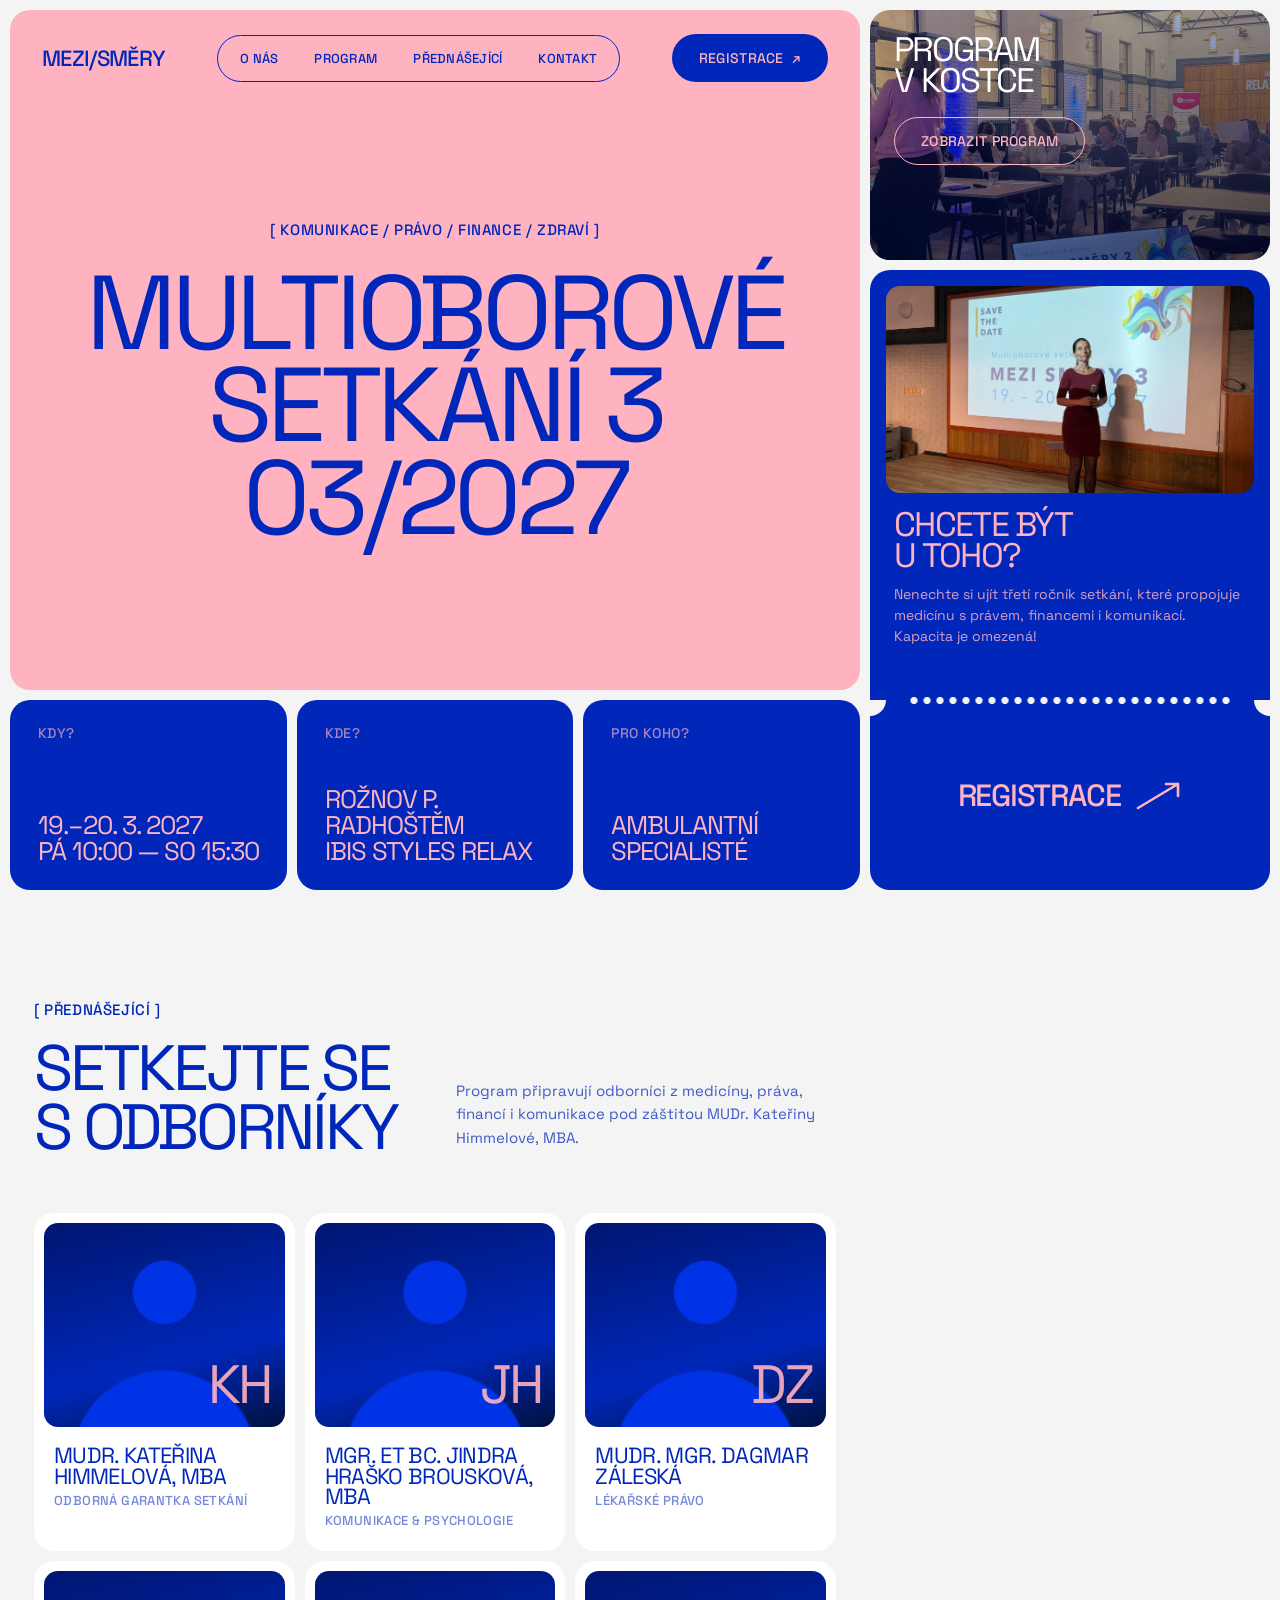
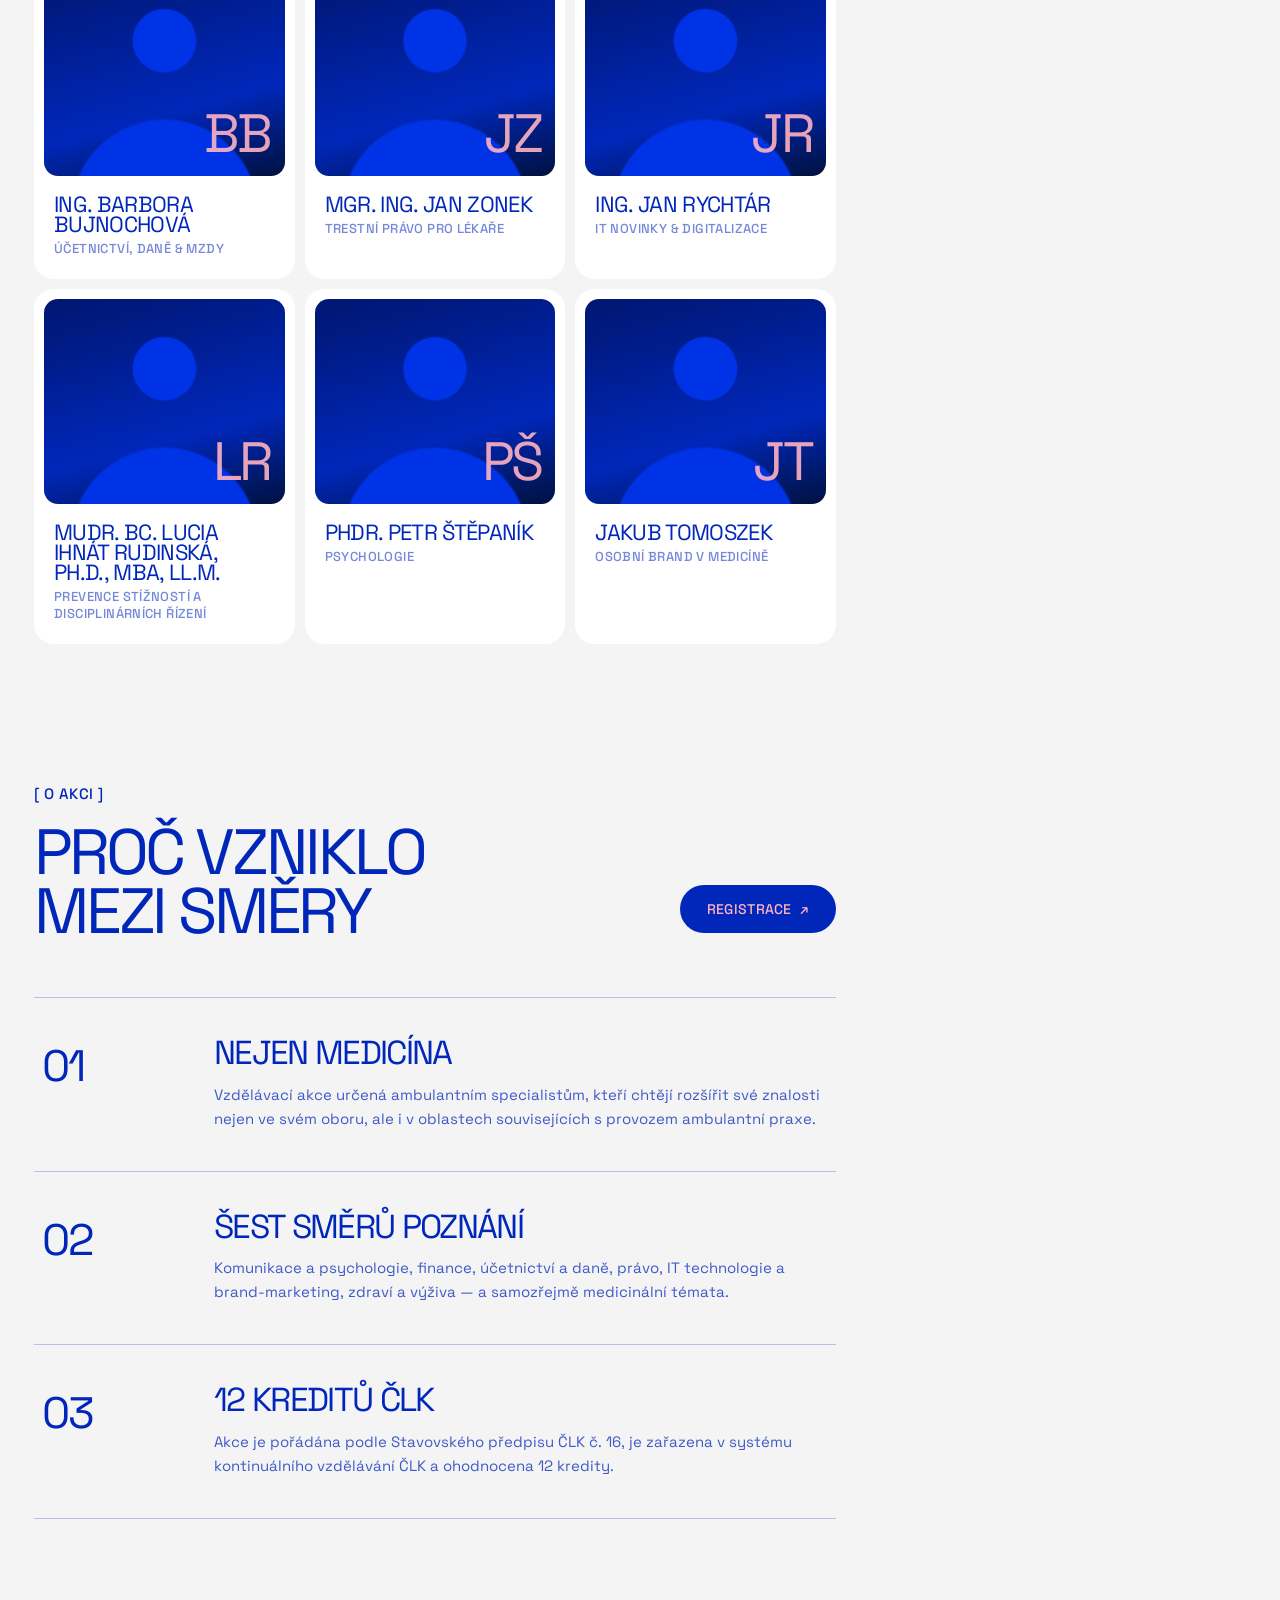
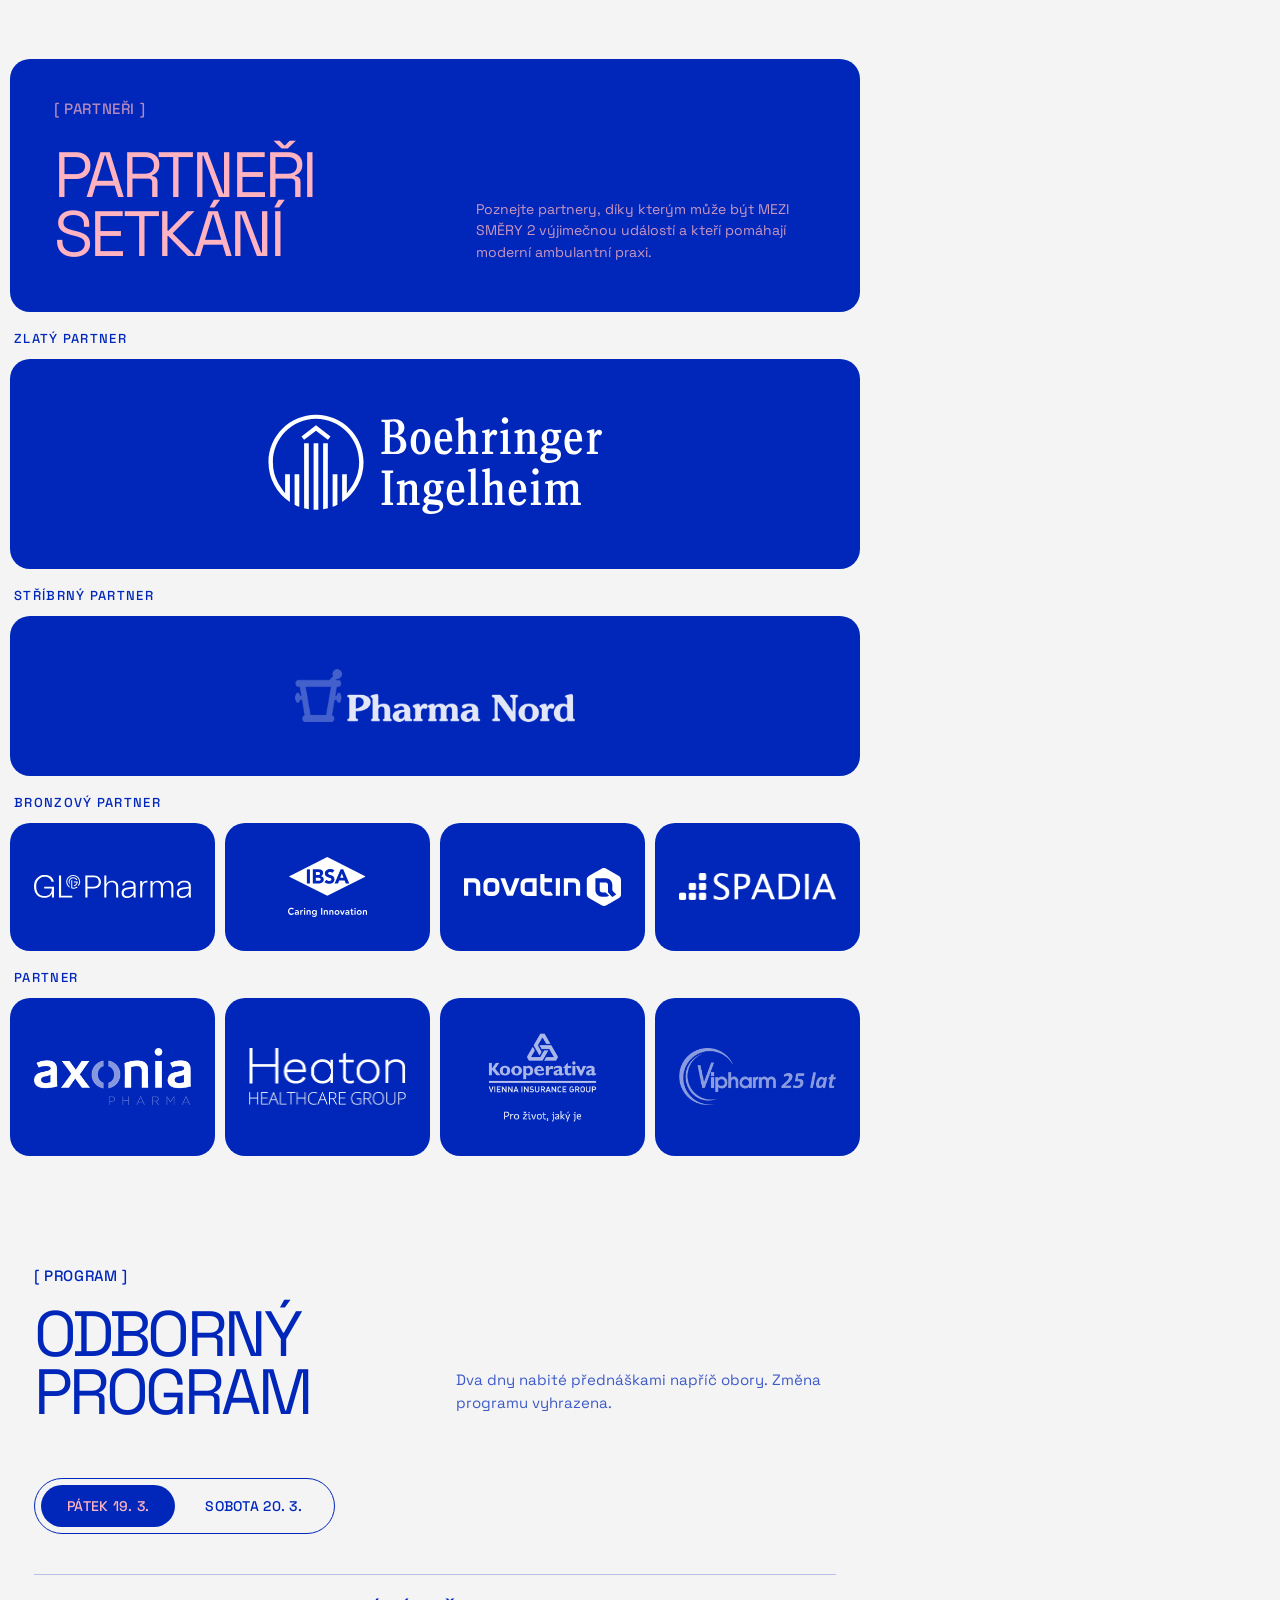
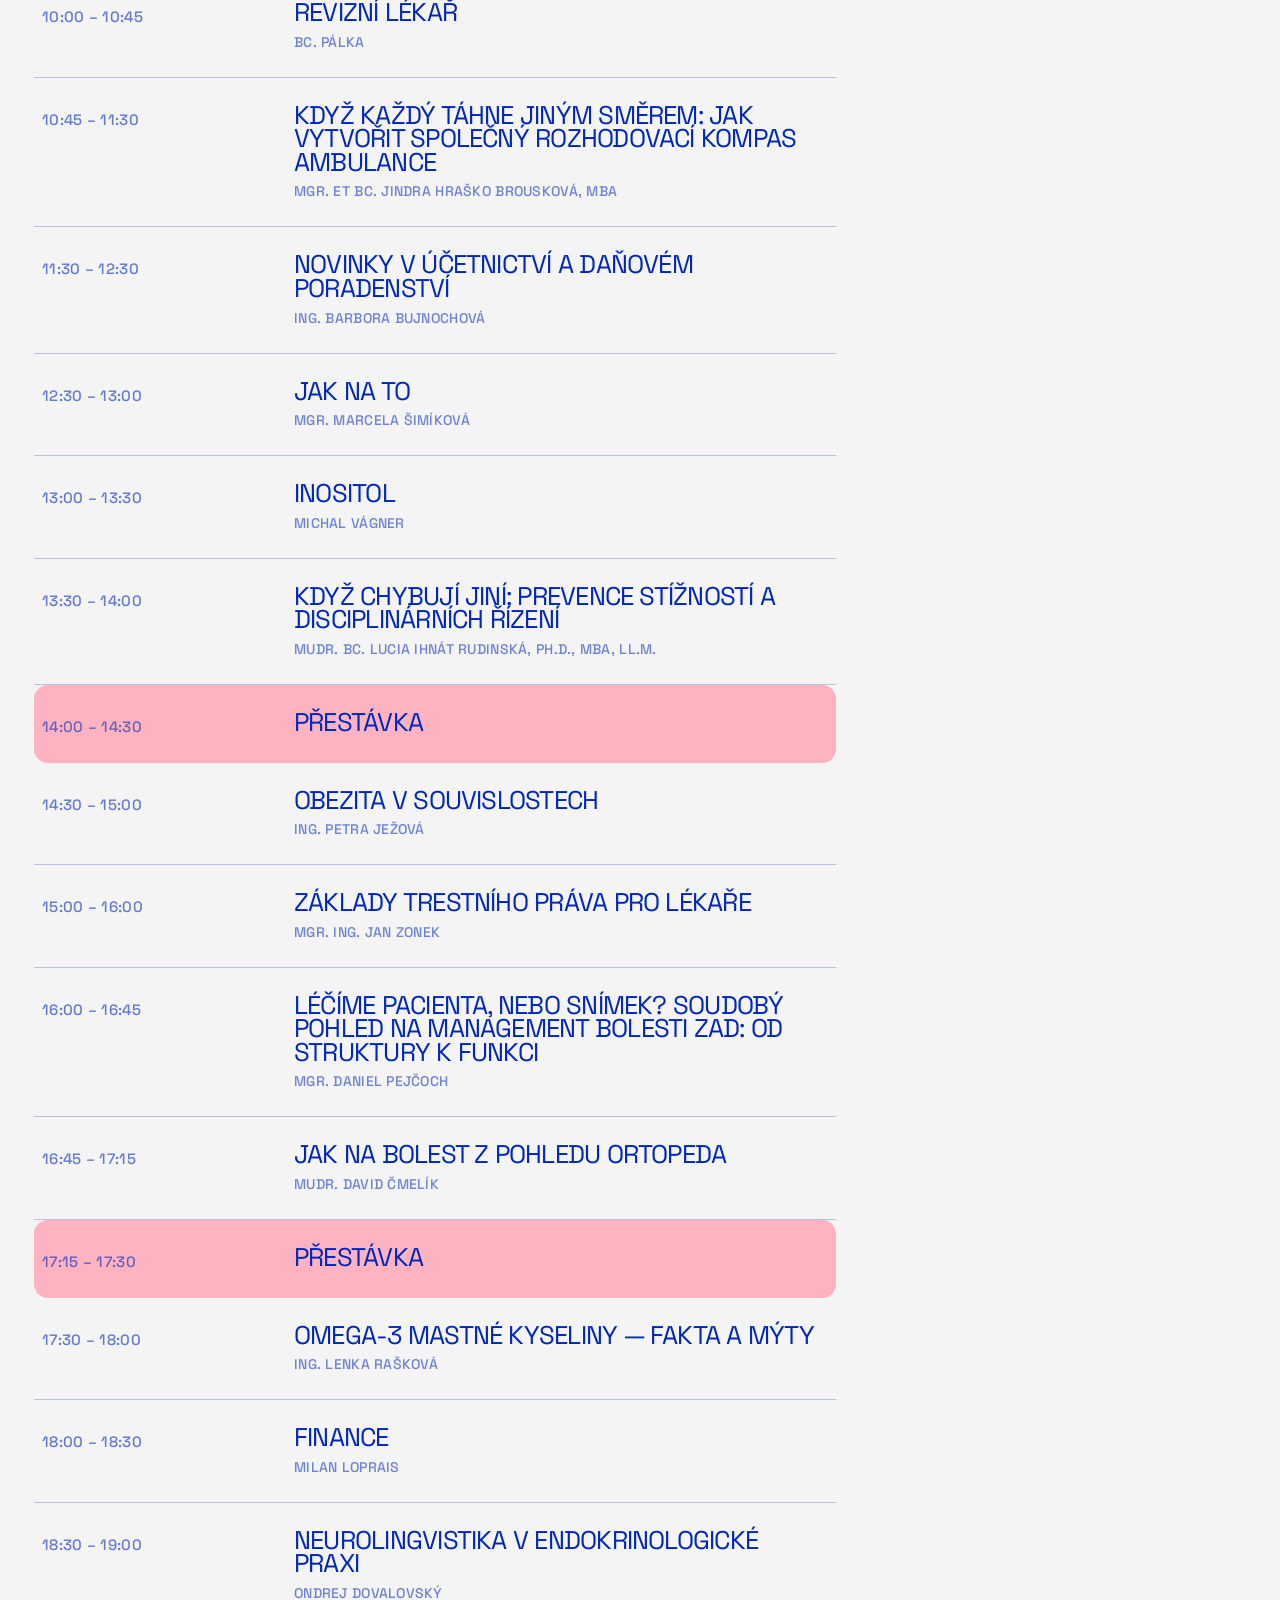
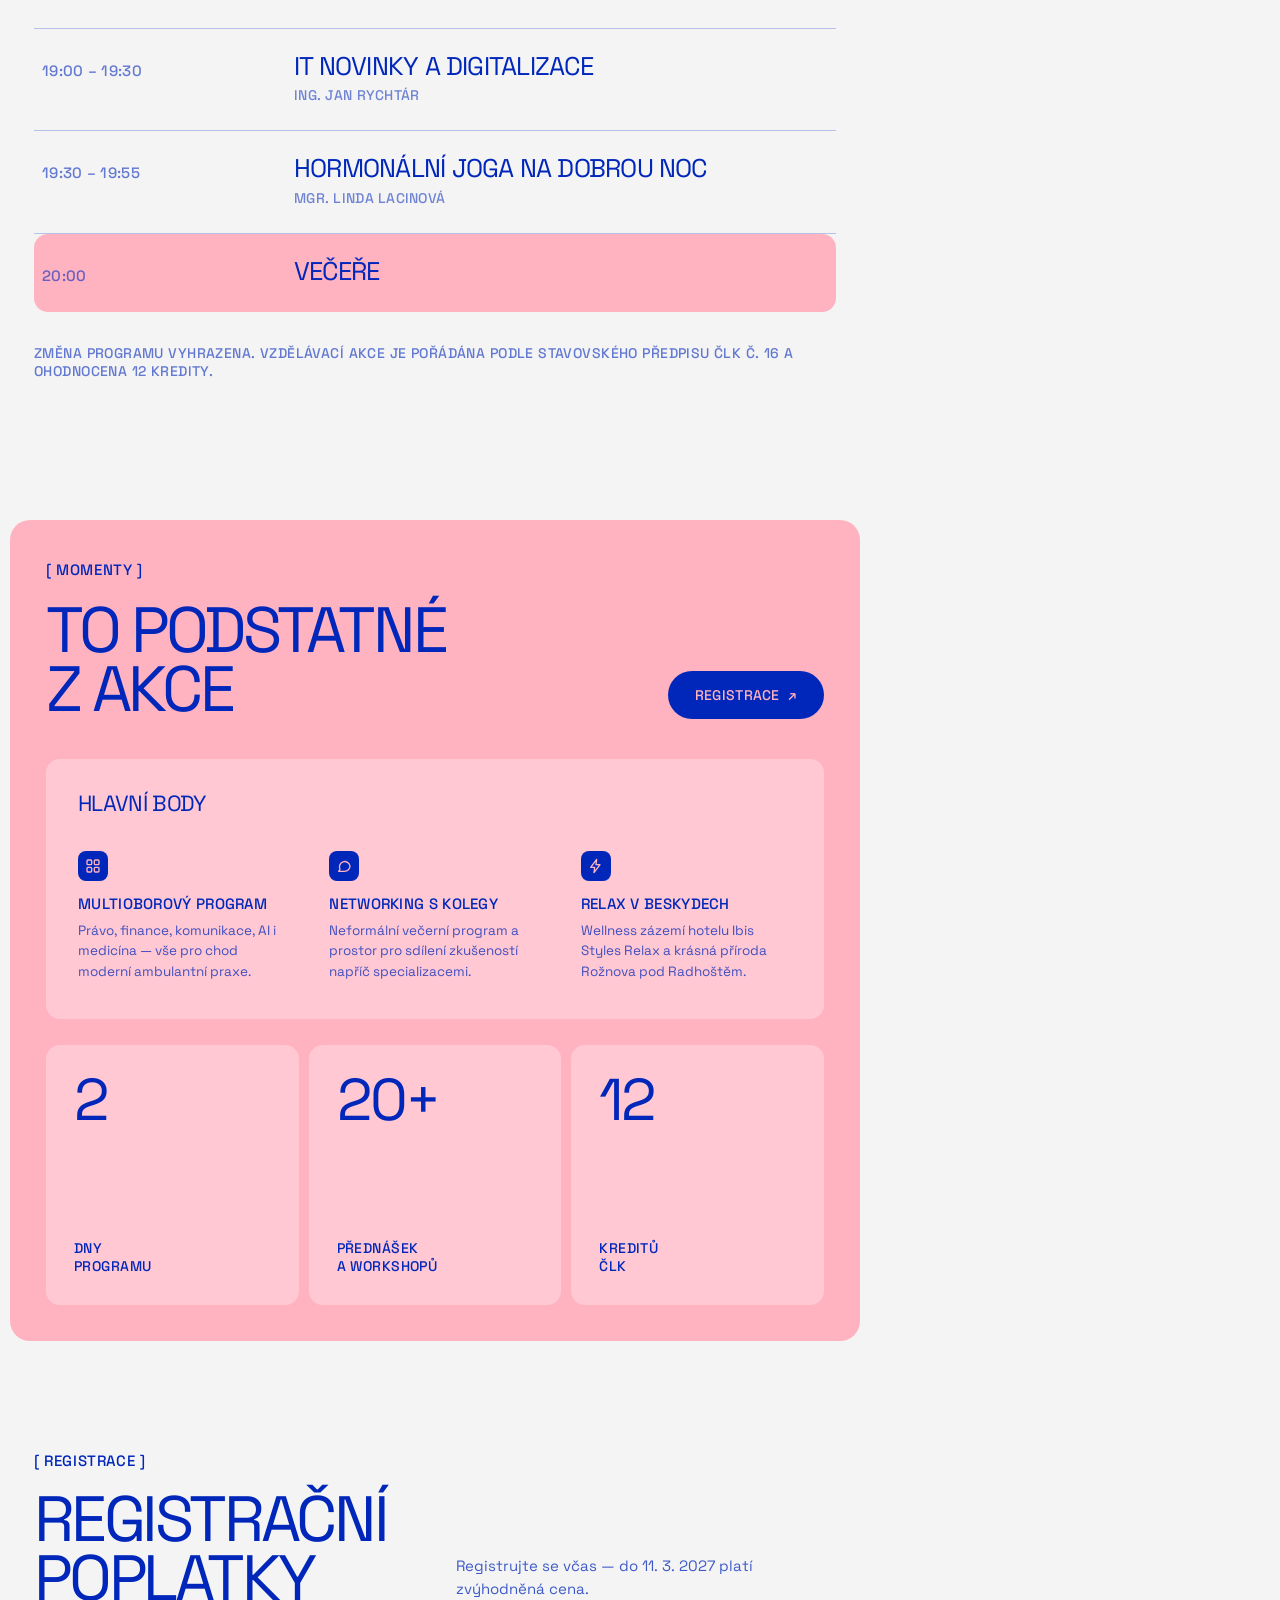
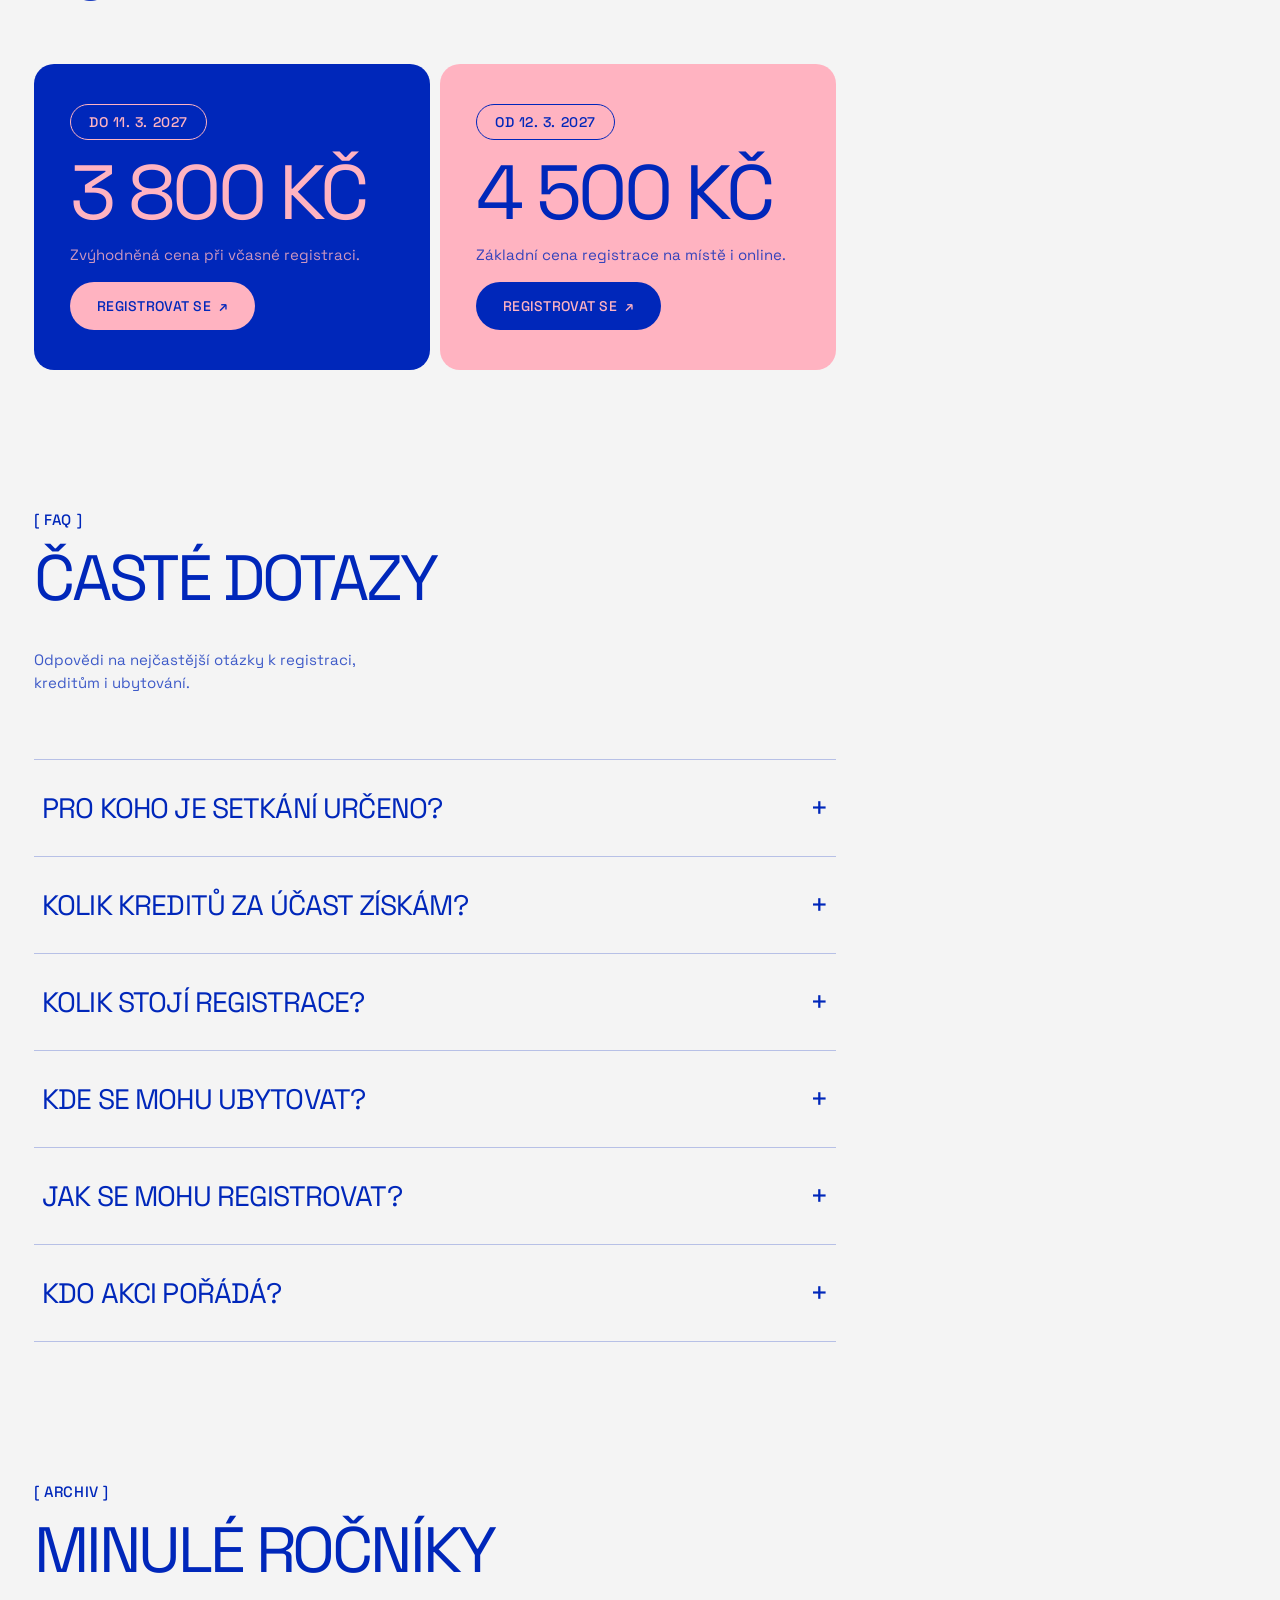
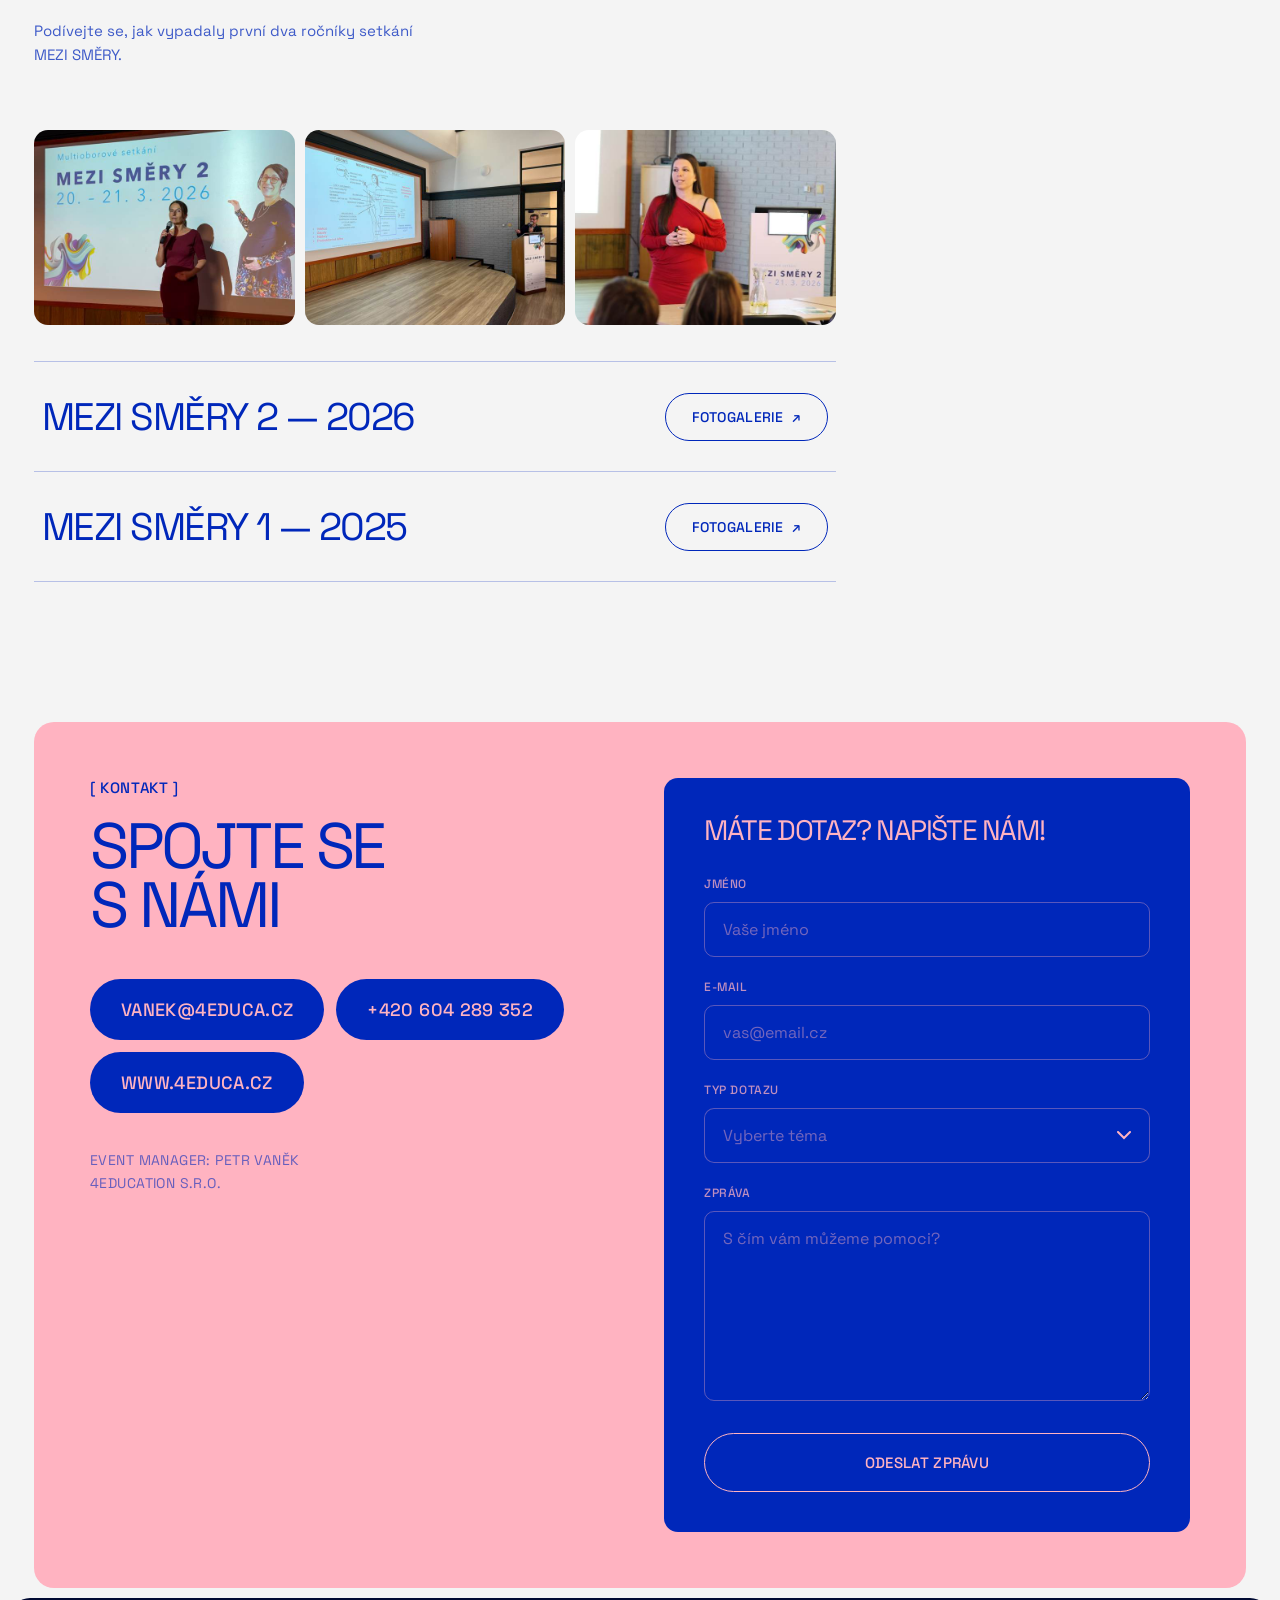
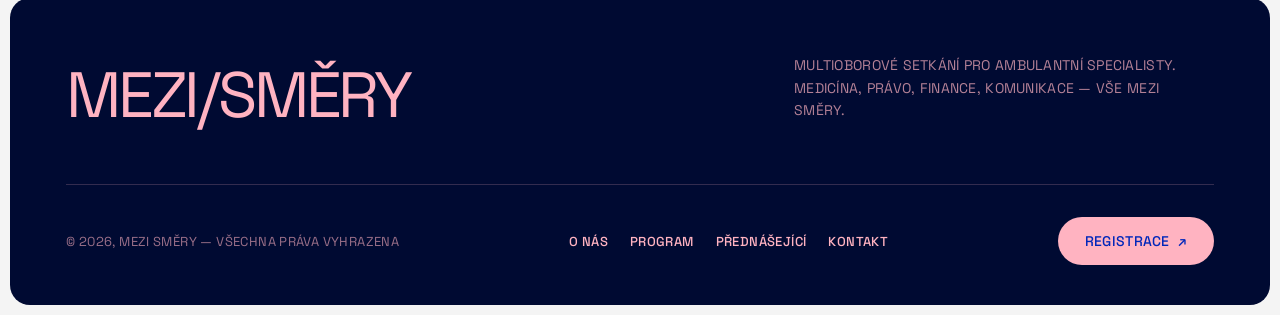
<file: index.html>
<!DOCTYPE html>
<html lang="cs">
<head>
  <meta charset="UTF-8">
  <meta name="viewport" content="width=device-width, initial-scale=1.0">
  <title>MEZI/SMĚRY – Multioborové setkání 3, 19.–20. 3. 2027, Rožnov pod Radhoštěm</title>
  <meta name="description" content="3. ročník Multioborového setkání MEZI SMĚRY pro ambulantní specialisty. 19.–20. března 2027, Ibis Styles Relax, Rožnov pod Radhoštěm.">
  <link rel="preconnect" href="https://fonts.googleapis.com">
  <link rel="preconnect" href="https://fonts.gstatic.com" crossorigin>
  <link href="https://fonts.googleapis.com/css2?family=Space+Grotesk:wght@400;500&display=swap" rel="stylesheet">
  <link rel="stylesheet" href="css/style.css?v=10">
  <link rel="icon" href="data:image/svg+xml,%3Csvg xmlns='http://www.w3.org/2000/svg' viewBox='0 0 32 32'%3E%3Crect width='32' height='32' rx='6' fill='%230027BA'/%3E%3Ctext x='16' y='22' font-family='sans-serif' font-size='14' fill='%23FFB3C1' text-anchor='middle'%3EM/S%3C/text%3E%3C/svg%3E">
</head>
<body>

<div class="page">

  <!-- ===================== DVOUSLOUPCOVÝ LAYOUT (levý scroll / pravý sticky) ===================== -->
  <div class="layout">

    <main class="col-main">

      <!-- ---------- HERO ---------- -->
      <section class="hero-card">
        <header class="site-header">
          <a class="logo" href="#">MEZI/SMĚRY</a>
          <nav class="nav-pill">
            <a href="about.html">O NÁS</a>
            <a href="#program">PROGRAM</a>
            <a href="#prednasejici">PŘEDNÁŠEJÍCÍ</a>
            <a href="#kontakt">KONTAKT</a>
          </nav>
          <a class="btn btn-blue" href="https://registrace.mezismery.cz/">REGISTRACE <span class="arr">↗</span></a>
        </header>

        <div class="hero-inner">
          <p class="hero-tag reveal-load" style="--d:.1s">[ KOMUNIKACE / PRÁVO / FINANCE / ZDRAVÍ ]</p>
          <h1 class="hero-title">
            <span class="line reveal-load" style="--d:.2s">MULTIOBOROVÉ</span>
            <span class="line reveal-load" style="--d:.32s">SETKÁNÍ 3</span>
            <span class="line reveal-load" style="--d:.44s">03/2027</span>
          </h1>
        </div>
      </section>

      <!-- ---------- INFO DLAŽDICE ---------- -->
      <section class="info-tiles">
        <div class="tile reveal">
          <span class="tile-label">KDY?</span>
          <span class="tile-value">19.–20. 3. 2027<br>PÁ 10:00 — SO 15:30</span>
        </div>
        <div class="tile reveal" style="--d:.08s">
          <span class="tile-label">KDE?</span>
          <span class="tile-value">ROŽNOV P. RADHOŠTĚM<br>IBIS STYLES RELAX</span>
        </div>
        <div class="tile reveal" style="--d:.16s">
          <span class="tile-label">PRO KOHO?</span>
          <span class="tile-value">AMBULANTNÍ<br>SPECIALISTÉ</span>
        </div>
      </section>

      <!-- ---------- PŘEDNÁŠEJÍCÍ ---------- -->
      <section class="section" id="prednasejici">
        <div class="section-head">
          <div>
            <p class="section-tag reveal">[ PŘEDNÁŠEJÍCÍ ]</p>
            <h2 class="reveal">SETKEJTE SE<br>S ODBORNÍKY</h2>
          </div>
          <p class="section-desc reveal">Program připravují odborníci z medicíny, práva, financí i komunikace pod záštitou MUDr. Kateřiny Himmelové, MBA.</p>
        </div>

        <div class="speakers-grid">
          <div class="speaker reveal">
            <div class="speaker-photo" data-initials="KH"></div>
            <h4>MUDR. KATEŘINA HIMMELOVÁ, MBA</h4>
            <p>ODBORNÁ GARANTKA SETKÁNÍ</p>
          </div>
          <div class="speaker reveal" style="--d:.06s">
            <div class="speaker-photo" data-initials="JH"></div>
            <h4>MGR. ET BC. JINDRA HRAŠKO BROUSKOVÁ, MBA</h4>
            <p>KOMUNIKACE &amp; PSYCHOLOGIE</p>
          </div>
          <div class="speaker reveal" style="--d:.12s">
            <div class="speaker-photo" data-initials="DZ"></div>
            <h4>MUDR. MGR. DAGMAR ZÁLESKÁ</h4>
            <p>LÉKAŘSKÉ PRÁVO</p>
          </div>
          <div class="speaker reveal">
            <div class="speaker-photo" data-initials="BB"></div>
            <h4>ING. BARBORA BUJNOCHOVÁ</h4>
            <p>ÚČETNICTVÍ, DANĚ &amp; MZDY</p>
          </div>
          <div class="speaker reveal" style="--d:.06s">
            <div class="speaker-photo" data-initials="JZ"></div>
            <h4>MGR. ING. JAN ZONEK</h4>
            <p>TRESTNÍ PRÁVO PRO LÉKAŘE</p>
          </div>
          <div class="speaker reveal" style="--d:.12s">
            <div class="speaker-photo" data-initials="JR"></div>
            <h4>ING. JAN RYCHTÁR</h4>
            <p>IT NOVINKY &amp; DIGITALIZACE</p>
          </div>
          <div class="speaker reveal">
            <div class="speaker-photo" data-initials="LR"></div>
            <h4>MUDR. BC. LUCIA IHNÁT RUDINSKÁ, PH.D., MBA, LL.M.</h4>
            <p>PREVENCE STÍŽNOSTÍ A DISCIPLINÁRNÍCH ŘÍZENÍ</p>
          </div>
          <div class="speaker reveal" style="--d:.06s">
            <div class="speaker-photo" data-initials="PŠ"></div>
            <h4>PHDR. PETR ŠTĚPANÍK</h4>
            <p>PSYCHOLOGIE</p>
          </div>
          <div class="speaker reveal" style="--d:.12s">
            <div class="speaker-photo" data-initials="JT"></div>
            <h4>JAKUB TOMOSZEK</h4>
            <p>OSOBNÍ BRAND V MEDICÍNĚ</p>
          </div>
        </div>
      </section>

      <!-- ---------- O AKCI ---------- -->
      <section class="section" id="o-akci">
        <div class="section-head">
          <div>
            <p class="section-tag reveal">[ O AKCI ]</p>
            <h2 class="reveal">PROČ VZNIKLO<br>MEZI SMĚRY</h2>
          </div>
          <a class="btn btn-blue section-cta reveal" href="https://registrace.mezismery.cz/">REGISTRACE <span class="arr">↗</span></a>
        </div>

        <div class="about-list">
          <div class="about-row reveal">
            <span class="about-num">01</span>
            <div class="about-body">
              <h3>NEJEN MEDICÍNA</h3>
              <p>Vzdělávací akce určená ambulantním specialistům, kteří chtějí rozšířit své znalosti nejen ve svém oboru, ale i v oblastech souvisejících s provozem ambulantní praxe.</p>
            </div>
          </div>
          <div class="about-row reveal">
            <span class="about-num">02</span>
            <div class="about-body">
              <h3>ŠEST SMĚRŮ POZNÁNÍ</h3>
              <p>Komunikace a psychologie, finance, účetnictví a daně, právo, IT technologie a brand-marketing, zdraví a výživa — a samozřejmě medicinální témata.</p>
            </div>
          </div>
          <div class="about-row reveal">
            <span class="about-num">03</span>
            <div class="about-body">
              <h3>12 KREDITŮ ČLK</h3>
              <p>Akce je pořádána podle Stavovského předpisu ČLK č. 16, je zařazena v systému kontinuálního vzdělávání ČLK a ohodnocena 12 kredity.</p>
            </div>
          </div>
        </div>
      </section>

      <!-- ---------- PARTNEŘI ---------- -->
      <section class="partners-block" id="partneri">
        <div class="partners-card reveal">
          <p class="section-tag light">[ PARTNEŘI ]</p>
          <div class="partners-head">
            <h2 class="light">PARTNEŘI<br>SETKÁNÍ</h2>
            <p class="partners-desc">Poznejte partnery, díky kterým může být MEZI SMĚRY 2 výjimečnou událostí a kteří pomáhají moderní ambulantní praxi.</p>
          </div>
        </div>
        <div class="partner-tier reveal">
          <span class="tier-label">ZLATÝ PARTNER</span>
          <div class="partner-logos tier-solo">
            <div class="partner-tile tile-gold">
              <img class="partner-logo" src="img/partners/boehringer.svg" alt="Boehringer Ingelheim">
            </div>
          </div>
        </div>

        <div class="partner-tier reveal">
          <span class="tier-label">STŘÍBRNÝ PARTNER</span>
          <div class="partner-logos tier-solo">
            <div class="partner-tile tile-silver">
              <img class="partner-logo" src="img/partners/pharmanord.png" alt="Pharma Nord">
            </div>
          </div>
        </div>

        <div class="partner-tier reveal">
          <span class="tier-label">BRONZOVÝ PARTNER</span>
          <div class="partner-logos">
            <div class="partner-tile">
              <img class="partner-logo" src="img/partners/glpharma.svg" alt="G.L. Pharma">
            </div>
            <div class="partner-tile" style="--d:.06s">
              <img class="partner-logo no-filter" src="img/partners/ibsa.svg" alt="IBSA">
            </div>
            <div class="partner-tile" style="--d:.12s">
              <img class="partner-logo no-filter" src="img/partners/novatin.svg" alt="Novatin">
            </div>
            <div class="partner-tile" style="--d:.18s">
              <img class="partner-logo no-filter" src="img/partners/spadia.png" alt="SPADIA">
            </div>
          </div>
        </div>

        <div class="partner-tier reveal">
          <span class="tier-label">PARTNER</span>
          <div class="partner-logos">
            <div class="partner-tile">
              <img class="partner-logo no-filter" src="img/partners/axonia.png" alt="Axonia Pharma">
            </div>
            <div class="partner-tile" style="--d:.06s">
              <img class="partner-logo no-filter" src="img/partners/heaton.png" alt="Heaton">
            </div>
            <div class="partner-tile" style="--d:.12s">
              <img class="partner-logo no-filter logo-tall" src="img/partners/kooperativa.png" alt="Kooperativa Vienna Insurance Group">
            </div>
            <div class="partner-tile" style="--d:.18s">
              <img class="partner-logo no-filter" src="img/partners/vipharm.png" alt="Vipharm — Partner lékařů a pacientů">
            </div>
          </div>
        </div>
      </section>

      <!-- ---------- PROGRAM ---------- -->
      <section class="section" id="program">
        <div class="section-head">
          <div>
            <p class="section-tag reveal">[ PROGRAM ]</p>
            <h2 class="reveal">ODBORNÝ<br>PROGRAM</h2>
          </div>
          <p class="section-desc reveal">Dva dny nabité přednáškami napříč obory. Změna programu vyhrazena.</p>
        </div>

        <div class="day-switch reveal">
          <button class="day-btn active" data-day="patek">PÁTEK 19. 3.</button>
          <button class="day-btn" data-day="sobota">SOBOTA 20. 3.</button>
        </div>

        <div class="agenda active" id="day-patek">
          <div class="agenda-row reveal"><span class="a-time">10:00 – 10:45</span><div class="a-body"><h4>REVIZNÍ LÉKAŘ</h4><p>Bc. Pálka</p></div></div>
          <div class="agenda-row reveal"><span class="a-time">10:45 – 11:30</span><div class="a-body"><h4>KDYŽ KAŽDÝ TÁHNE JINÝM SMĚREM: JAK VYTVOŘIT SPOLEČNÝ ROZHODOVACÍ KOMPAS AMBULANCE</h4><p>Mgr. et Bc. Jindra Hraško Brousková, MBA</p></div></div>
          <div class="agenda-row reveal"><span class="a-time">11:30 – 12:30</span><div class="a-body"><h4>NOVINKY V ÚČETNICTVÍ A DAŇOVÉM PORADENSTVÍ</h4><p>Ing. Barbora Bujnochová</p></div></div>
          <div class="agenda-row reveal"><span class="a-time">12:30 – 13:00</span><div class="a-body"><h4>JAK NA TO</h4><p>Mgr. Marcela Šimíková</p></div></div>
          <div class="agenda-row reveal"><span class="a-time">13:00 – 13:30</span><div class="a-body"><h4>INOSITOL</h4><p>Michal Vágner</p></div></div>
          <div class="agenda-row reveal"><span class="a-time">13:30 – 14:00</span><div class="a-body"><h4>KDYŽ CHYBUJÍ JINÍ: PREVENCE STÍŽNOSTÍ A DISCIPLINÁRNÍCH ŘÍZENÍ</h4><p>MUDr. Bc. Lucia Ihnát Rudinská, Ph.D., MBA, LL.M.</p></div></div>
          <div class="agenda-row is-break reveal"><span class="a-time">14:00 – 14:30</span><div class="a-body"><h4>PŘESTÁVKA</h4></div></div>
          <div class="agenda-row reveal"><span class="a-time">14:30 – 15:00</span><div class="a-body"><h4>OBEZITA V SOUVISLOSTECH</h4><p>Ing. Petra Ježová</p></div></div>
          <div class="agenda-row reveal"><span class="a-time">15:00 – 16:00</span><div class="a-body"><h4>ZÁKLADY TRESTNÍHO PRÁVA PRO LÉKAŘE</h4><p>Mgr. Ing. Jan Zonek</p></div></div>
          <div class="agenda-row reveal"><span class="a-time">16:00 – 16:45</span><div class="a-body"><h4>LÉČÍME PACIENTA, NEBO SNÍMEK? SOUDOBÝ POHLED NA MANAGEMENT BOLESTI ZAD: OD STRUKTURY K FUNKCI</h4><p>Mgr. Daniel Pejčoch</p></div></div>
          <div class="agenda-row reveal"><span class="a-time">16:45 – 17:15</span><div class="a-body"><h4>JAK NA BOLEST Z POHLEDU ORTOPEDA</h4><p>MUDr. David Čmelík</p></div></div>
          <div class="agenda-row is-break reveal"><span class="a-time">17:15 – 17:30</span><div class="a-body"><h4>PŘESTÁVKA</h4></div></div>
          <div class="agenda-row reveal"><span class="a-time">17:30 – 18:00</span><div class="a-body"><h4>OMEGA-3 MASTNÉ KYSELINY — FAKTA A MÝTY</h4><p>Ing. Lenka Rašková</p></div></div>
          <div class="agenda-row reveal"><span class="a-time">18:00 – 18:30</span><div class="a-body"><h4>FINANCE</h4><p>Milan Loprais</p></div></div>
          <div class="agenda-row reveal"><span class="a-time">18:30 – 19:00</span><div class="a-body"><h4>NEUROLINGVISTIKA V ENDOKRINOLOGICKÉ PRAXI</h4><p>Ondrej Dovalovský</p></div></div>
          <div class="agenda-row reveal"><span class="a-time">19:00 – 19:30</span><div class="a-body"><h4>IT NOVINKY A DIGITALIZACE</h4><p>Ing. Jan Rychtár</p></div></div>
          <div class="agenda-row reveal"><span class="a-time">19:30 – 19:55</span><div class="a-body"><h4>HORMONÁLNÍ JOGA NA DOBROU NOC</h4><p>Mgr. Linda Lacinová</p></div></div>
          <div class="agenda-row is-break reveal"><span class="a-time">20:00</span><div class="a-body"><h4>VEČEŘE</h4></div></div>
        </div>

        <div class="agenda" id="day-sobota">
          <div class="agenda-row reveal"><span class="a-time">8:30 – 9:00</span><div class="a-body"><h4>BRAND-MARKETING</h4><p>Jakub Tomoszek</p></div></div>
          <div class="agenda-row reveal"><span class="a-time">9:00 – 9:40</span><div class="a-body"><h4>ZÁTĚŽOVÝ TEST: PŘEVZETÍ KARDIOLOGICKÉ AMBULANCE V PRAXI</h4><p>MUDr. Jan Pavlas</p></div></div>
          <div class="agenda-row is-break reveal"><span class="a-time">9:40 – 10:00</span><div class="a-body"><h4>CHECK OUT</h4></div></div>
          <div class="agenda-row reveal"><span class="a-time">10:00 – 12:00</span><div class="a-body"><h4>LÉKAŘSKÉ PRÁVO</h4><p>MUDr. Mgr. Dagmar Záleská</p></div></div>
          <div class="agenda-row is-break reveal"><span class="a-time">12:00 – 12:45</span><div class="a-body"><h4>OBĚD</h4></div></div>
          <div class="agenda-row reveal"><span class="a-time">12:45 – 14:15</span><div class="a-body"><h4>PSYCHOLOGIE</h4><p>PhDr. Petr Štěpaník</p></div></div>
          <div class="agenda-row reveal"><span class="a-time">14:15 – 15:00</span><div class="a-body"><h4>MÝTY A FAKTA ZDRAVÉ VÝŽIVY</h4><p>Bc. Adéla Francírková, DiS.</p></div></div>
          <div class="agenda-row reveal"><span class="a-time">15:00 – 15:30</span><div class="a-body"><h4>NEJEN MEDICINÁLNÍ KONOPÍ</h4><p>Mgr. Petr Polanský</p></div></div>
        </div>

        <p class="agenda-note reveal">Změna programu vyhrazena. Vzdělávací akce je pořádána podle Stavovského předpisu ČLK č. 16 a ohodnocena 12 kredity.</p>
      </section>

      <!-- ---------- EVENT ESSENTIALS (podle šablony) ---------- -->
      <section class="essentials reveal" id="proc-prijet">
        <div class="ess-top">
          <div>
            <p class="section-tag">[ MOMENTY ]</p>
            <h2>TO PODSTATNÉ<br>Z AKCE</h2>
          </div>
          <a class="btn btn-blue" href="https://registrace.mezismery.cz/">REGISTRACE <span class="arr">↗</span></a>
        </div>

        <div class="ess-features">
          <span class="ess-label">HLAVNÍ BODY</span>
          <div class="ess-feature-grid">
            <div class="ess-feature">
              <span class="ess-icon">
                <svg viewBox="0 0 24 24" fill="none" stroke="currentColor" stroke-width="2" stroke-linecap="round"><rect x="3" y="3" width="7" height="7" rx="1.5"/><rect x="14" y="3" width="7" height="7" rx="1.5"/><rect x="3" y="14" width="7" height="7" rx="1.5"/><rect x="14" y="14" width="7" height="7" rx="1.5"/></svg>
              </span>
              <h4>MULTIOBOROVÝ PROGRAM</h4>
              <p>Právo, finance, komunikace, AI i medicína — vše pro chod moderní ambulantní praxe.</p>
            </div>
            <div class="ess-feature">
              <span class="ess-icon">
                <svg viewBox="0 0 24 24" fill="none" stroke="currentColor" stroke-width="2" stroke-linecap="round" stroke-linejoin="round"><path d="M21 12a8 8 0 0 1-8 8H4l2-3a8 8 0 1 1 15-5z"/></svg>
              </span>
              <h4>NETWORKING S KOLEGY</h4>
              <p>Neformální večerní program a prostor pro sdílení zkušeností napříč specializacemi.</p>
            </div>
            <div class="ess-feature">
              <span class="ess-icon">
                <svg viewBox="0 0 24 24" fill="none" stroke="currentColor" stroke-width="2" stroke-linecap="round" stroke-linejoin="round"><path d="M13 2 4 14h6l-1 8 9-12h-6l1-8z"/></svg>
              </span>
              <h4>RELAX V BESKYDECH</h4>
              <p>Wellness zázemí hotelu Ibis Styles Relax a krásná příroda Rožnova pod Radhoštěm.</p>
            </div>
          </div>
        </div>

        <div class="ess-stats">
          <div class="ess-stat">
            <span class="stat-num">2</span>
            <span class="stat-label">DNY<br>PROGRAMU</span>
          </div>
          <div class="ess-stat">
            <span class="stat-num">20+</span>
            <span class="stat-label">PŘEDNÁŠEK<br>A WORKSHOPŮ</span>
          </div>
          <div class="ess-stat">
            <span class="stat-num">12</span>
            <span class="stat-label">KREDITŮ<br>ČLK</span>
          </div>
        </div>
      </section>

      <!-- ---------- VSTUPENKY ---------- -->
      <section class="section" id="registrace">
        <div class="section-head">
          <div>
            <p class="section-tag reveal">[ REGISTRACE ]</p>
            <h2 class="reveal">REGISTRAČNÍ<br>POPLATKY</h2>
          </div>
          <p class="section-desc reveal">Registrujte se včas — do 11. 3. 2027 platí zvýhodněná cena.</p>
        </div>

        <div class="pricing">
          <div class="price-card reveal">
            <span class="price-tag">DO 11. 3. 2027</span>
            <span class="price-value">3 800 KČ</span>
            <p>Zvýhodněná cena při včasné registraci.</p>
            <a class="btn btn-pink" href="https://registrace.mezismery.cz/">REGISTROVAT SE <span class="arr">↗</span></a>
          </div>
          <div class="price-card price-card-late reveal" style="--d:.1s">
            <span class="price-tag">OD 12. 3. 2027</span>
            <span class="price-value">4 500 KČ</span>
            <p>Základní cena registrace na místě i online.</p>
            <a class="btn btn-blue" href="https://registrace.mezismery.cz/">REGISTROVAT SE <span class="arr">↗</span></a>
          </div>
        </div>
      </section>

      <!-- ---------- FAQ ---------- -->
      <section class="section" id="faq">
        <div class="section-head">
          <div>
            <p class="section-tag reveal">[ FAQ ]</p>
            <h2 class="reveal">ČASTÉ DOTAZY</h2>
          </div>
          <p class="section-desc reveal">Odpovědi na nejčastější otázky k registraci, kreditům i ubytování.</p>
        </div>

        <div class="faq-list">
          <details class="faq-item reveal">
            <summary>PRO KOHO JE SETKÁNÍ URČENO? <span class="faq-icon">+</span></summary>
            <p>Akce je určena ambulantním specialistům, kteří mají zájem o rozšíření znalostí nejen ve svém oboru, ale i v oborech souvisejících s provozem ambulantní praxe.</p>
          </details>
          <details class="faq-item reveal">
            <summary>KOLIK KREDITŮ ZA ÚČAST ZÍSKÁM? <span class="faq-icon">+</span></summary>
            <p>Vzdělávací akce je pořádána podle Stavovského předpisu ČLK č. 16, je zařazena v systému kontinuálního vzdělávání ČLK a ohodnocena 12 kredity.</p>
          </details>
          <details class="faq-item reveal">
            <summary>KOLIK STOJÍ REGISTRACE? <span class="faq-icon">+</span></summary>
            <p>Do 11. 3. 2027 činí registrační poplatek 3 800 Kč, od 12. 3. 2027 pak 4 500 Kč.</p>
          </details>
          <details class="faq-item reveal">
            <summary>KDE SE MOHU UBYTOVAT? <span class="faq-icon">+</span></summary>
            <p>Setkání se koná v hotelu Ibis Styles Relax (Lesní 1689, Rožnov pod Radhoštěm), kde je možné se také ubytovat. Doporučujeme rezervovat pokoj co nejdříve.</p>
          </details>
          <details class="faq-item reveal">
            <summary>JAK SE MOHU REGISTROVAT? <span class="faq-icon">+</span></summary>
            <p>Registrace probíhá online. Klikněte na tlačítko REGISTRACE kdekoli na této stránce, nebo kontaktujte event managera Petra Vaňka (vanek@4educa.cz, +420 604 289 352).</p>
          </details>
          <details class="faq-item reveal">
            <summary>KDO AKCI POŘÁDÁ? <span class="faq-icon">+</span></summary>
            <p>Organizační zajištění: 4Education s.r.o. (www.4educa.cz). Odborná garantka: MUDr. Kateřina Himmelová, MBA.</p>
          </details>
        </div>
      </section>

      <!-- ---------- MINULÉ ROČNÍKY ---------- -->
      <section class="section" id="archiv">
        <div class="section-head">
          <div>
            <p class="section-tag reveal">[ ARCHIV ]</p>
            <h2 class="reveal">MINULÉ ROČNÍKY</h2>
          </div>
          <p class="section-desc reveal">Podívejte se, jak vypadaly první dva ročníky setkání MEZI SMĚRY.</p>
        </div>

        <div class="moments-strip">
          <a class="g-item reveal" href="img/gallery/2026/ms2026-109.jpg"><img src="img/gallery/2026/thumb/ms2026-109.jpg" alt="Zahájení MEZI SMĚRY 2" loading="lazy"></a>
          <a class="g-item reveal" style="--d:.08s" href="img/gallery/2026/ms2026-016.jpg"><img src="img/gallery/2026/thumb/ms2026-016.jpg" alt="Přednáška na MEZI SMĚRY 2" loading="lazy"></a>
          <a class="g-item reveal" style="--d:.16s" href="img/gallery/2026/ms2026-077.jpg"><img src="img/gallery/2026/thumb/ms2026-077.jpg" alt="Přednášející na MEZI SMĚRY 2" loading="lazy"></a>
        </div>

        <div class="past-list">
          <a class="past-row reveal" href="galerie-2026.html">
            <span class="past-title">MEZI SMĚRY 2 — 2026</span>
            <span class="btn btn-outline">FOTOGALERIE <span class="arr">↗</span></span>
          </a>
          <a class="past-row reveal" href="galerie-2025.html">
            <span class="past-title">MEZI SMĚRY 1 — 2025</span>
            <span class="btn btn-outline">FOTOGALERIE <span class="arr">↗</span></span>
          </a>
        </div>
      </section>

    </main>

    <!-- ---------- PRAVÝ STICKY SLOUPEC ---------- -->
    <aside class="col-side">
      <div class="side-sticky">
        <a class="side-card side-agenda" href="#program">
          <div class="agenda-photo" aria-hidden="true"><img src="img/gallery/2026/ms2026-103.jpg" alt=""></div>
          <div class="agenda-overlay"></div>
          <div class="side-agenda-content">
            <h3>PROGRAM<br>V KOSTCE</h3>
            <span class="btn btn-outline-light">ZOBRAZIT PROGRAM</span>
          </div>
        </a>

        <div class="ticket-unit">
          <div class="side-card side-ready">
            <div class="ready-wrap">
              <img src="img/gallery/2026/ms2026-112.jpg" alt="Oznámení MEZI SMĚRY 3 na ročníku 2026">
            </div>
            <h3>CHCETE BÝT<br>U TOHO?</h3>
            <p>Nenechte si ujít třetí ročník setkání, které propojuje medicínu s právem, financemi i komunikací. Kapacita je omezená!</p>
          </div>

          <a class="side-card side-ticket" href="https://www.4educa.cz" target="_blank" rel="noopener">
            <span class="ticket-label">REGISTRACE
              <svg class="ticket-arrow" viewBox="0 0 46 30" aria-hidden="true">
                <path d="M2 28 L42 4 M30 4 H42 V16" fill="none" stroke="currentColor" stroke-width="2.6" stroke-linecap="round" stroke-linejoin="round"/>
              </svg>
            </span>
          </a>
        </div>
      </div>
    </aside>

  </div><!-- /layout -->

  <!-- ===================== KONTAKT ===================== -->
  <section class="section contact-section" id="kontakt">
    <div class="contact-grid">
      <div class="contact-info">
        <p class="section-tag reveal">[ KONTAKT ]</p>
        <h2 class="reveal">SPOJTE SE<br>S NÁMI</h2>
        <div class="contact-links">
          <a class="btn btn-blue reveal" href="mailto:vanek@4educa.cz">VANEK@4EDUCA.CZ</a>
          <a class="btn btn-blue reveal" href="tel:+420604289352">+420 604 289 352</a>
          <a class="btn btn-blue reveal" href="https://www.4educa.cz" target="_blank" rel="noopener">WWW.4EDUCA.CZ</a>
        </div>
        <p class="contact-note reveal">Event manager: Petr Vaněk<br>4Education s.r.o.</p>
      </div>

      <form class="contact-form reveal" action="mailto:vanek@4educa.cz" method="post" enctype="text/plain">
        <h3>MÁTE DOTAZ? NAPIŠTE NÁM!</h3>
        <label>JMÉNO
          <input type="text" name="jmeno" placeholder="Vaše jméno" required>
        </label>
        <label>E-MAIL
          <input type="email" name="email" placeholder="vas@email.cz" required>
        </label>
        <label>TYP DOTAZU
          <select name="typ" required>
            <option value="" disabled selected>Vyberte téma</option>
            <option>Registrace a platby</option>
            <option>Ubytování</option>
            <option>Program a kredity</option>
            <option>Partnerství</option>
            <option>Ostatní</option>
          </select>
        </label>
        <label>ZPRÁVA
          <textarea name="zprava" rows="5" placeholder="S čím vám můžeme pomoci?"></textarea>
        </label>
        <button class="btn btn-outline-light btn-full" type="submit">ODESLAT ZPRÁVU</button>
      </form>
    </div>
  </section>

  <!-- ===================== FOOTER ===================== -->
  <footer class="footer">
    <div class="footer-top">
      <span class="footer-logo">MEZI/SMĚRY</span>
      <p class="footer-claim">MULTIOBOROVÉ SETKÁNÍ PRO AMBULANTNÍ SPECIALISTY. MEDICÍNA, PRÁVO, FINANCE, KOMUNIKACE — VŠE MEZI SMĚRY.</p>
    </div>
    <div class="footer-bottom">
      <span>© 2026, MEZI SMĚRY — VŠECHNA PRÁVA VYHRAZENA</span>
      <nav class="footer-nav">
        <a href="about.html">O NÁS</a>
        <a href="#program">PROGRAM</a>
        <a href="#prednasejici">PŘEDNÁŠEJÍCÍ</a>
        <a href="#kontakt">KONTAKT</a>
      </nav>
      <a class="btn btn-pink" href="https://registrace.mezismery.cz/">REGISTRACE <span class="arr">↗</span></a>
    </div>
  </footer>

</div>

<script src="js/main.js?v=8"></script>
</body>
</html>
</file>
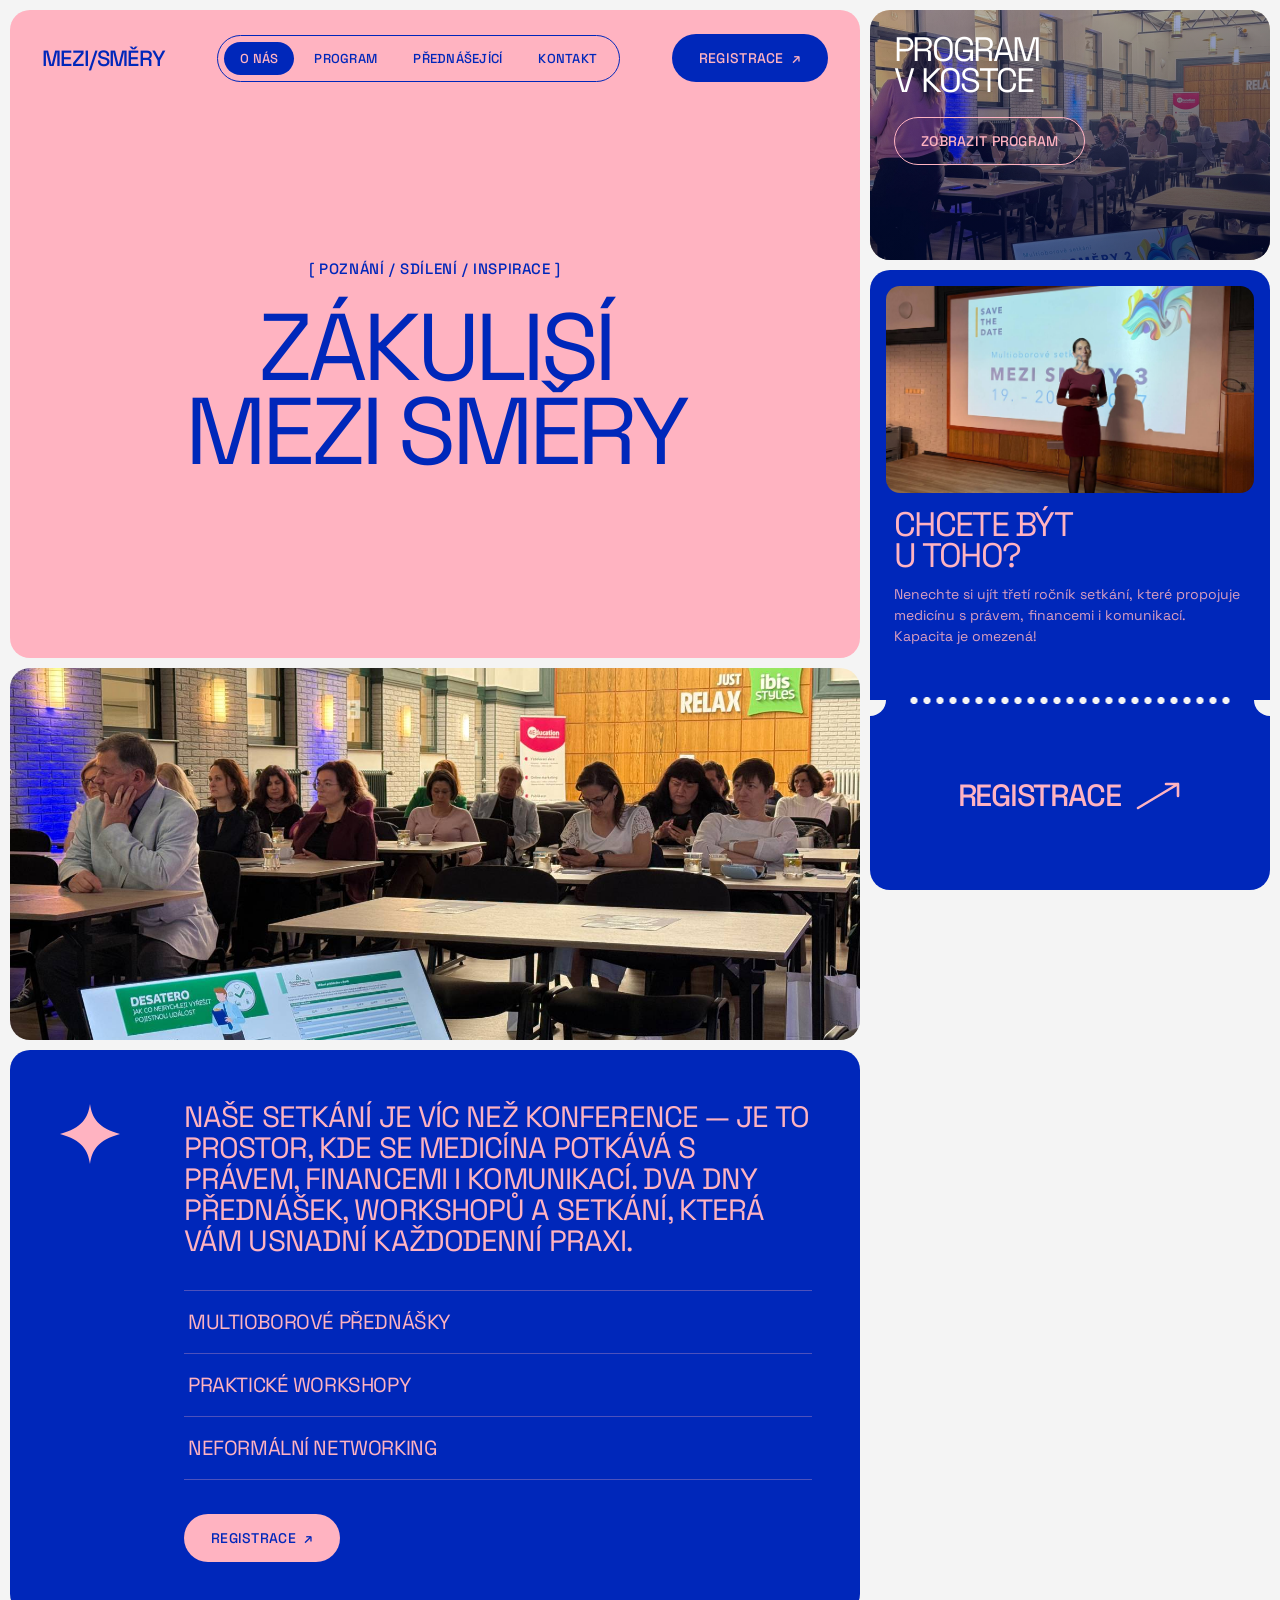
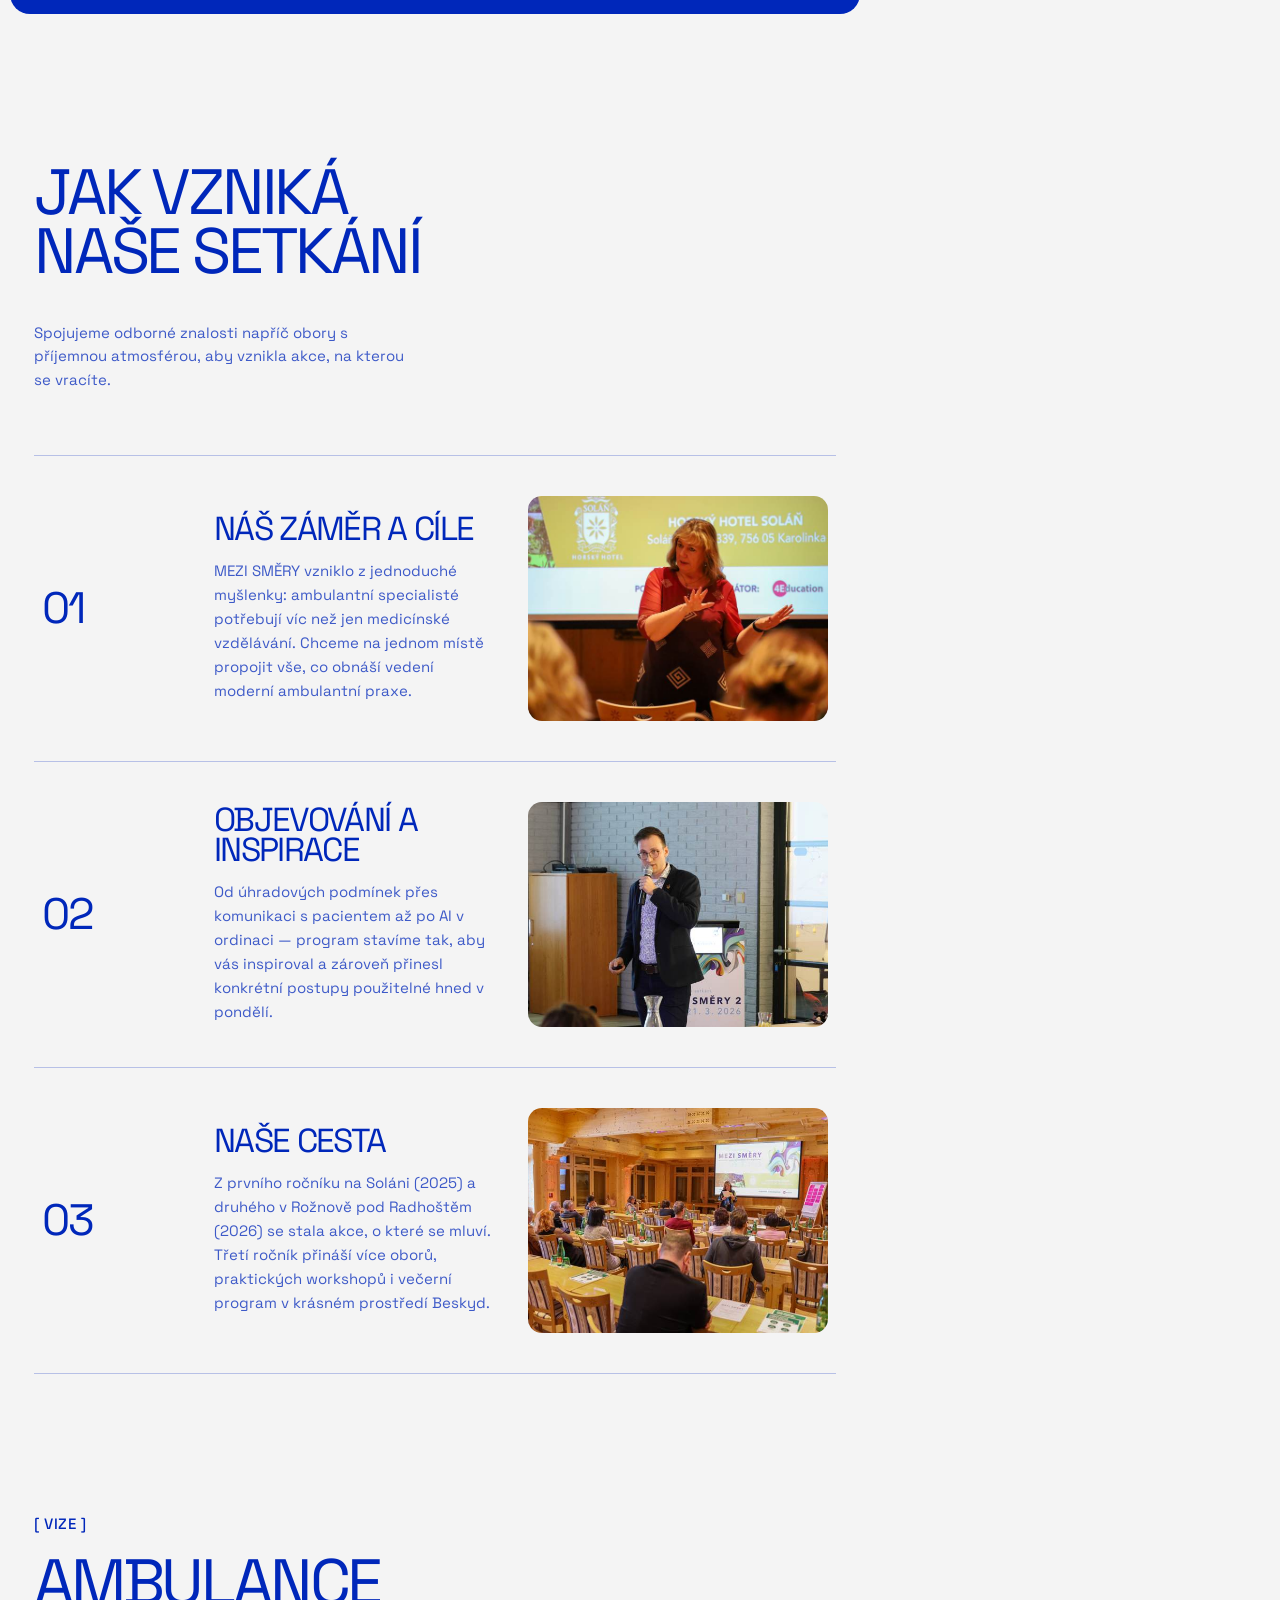
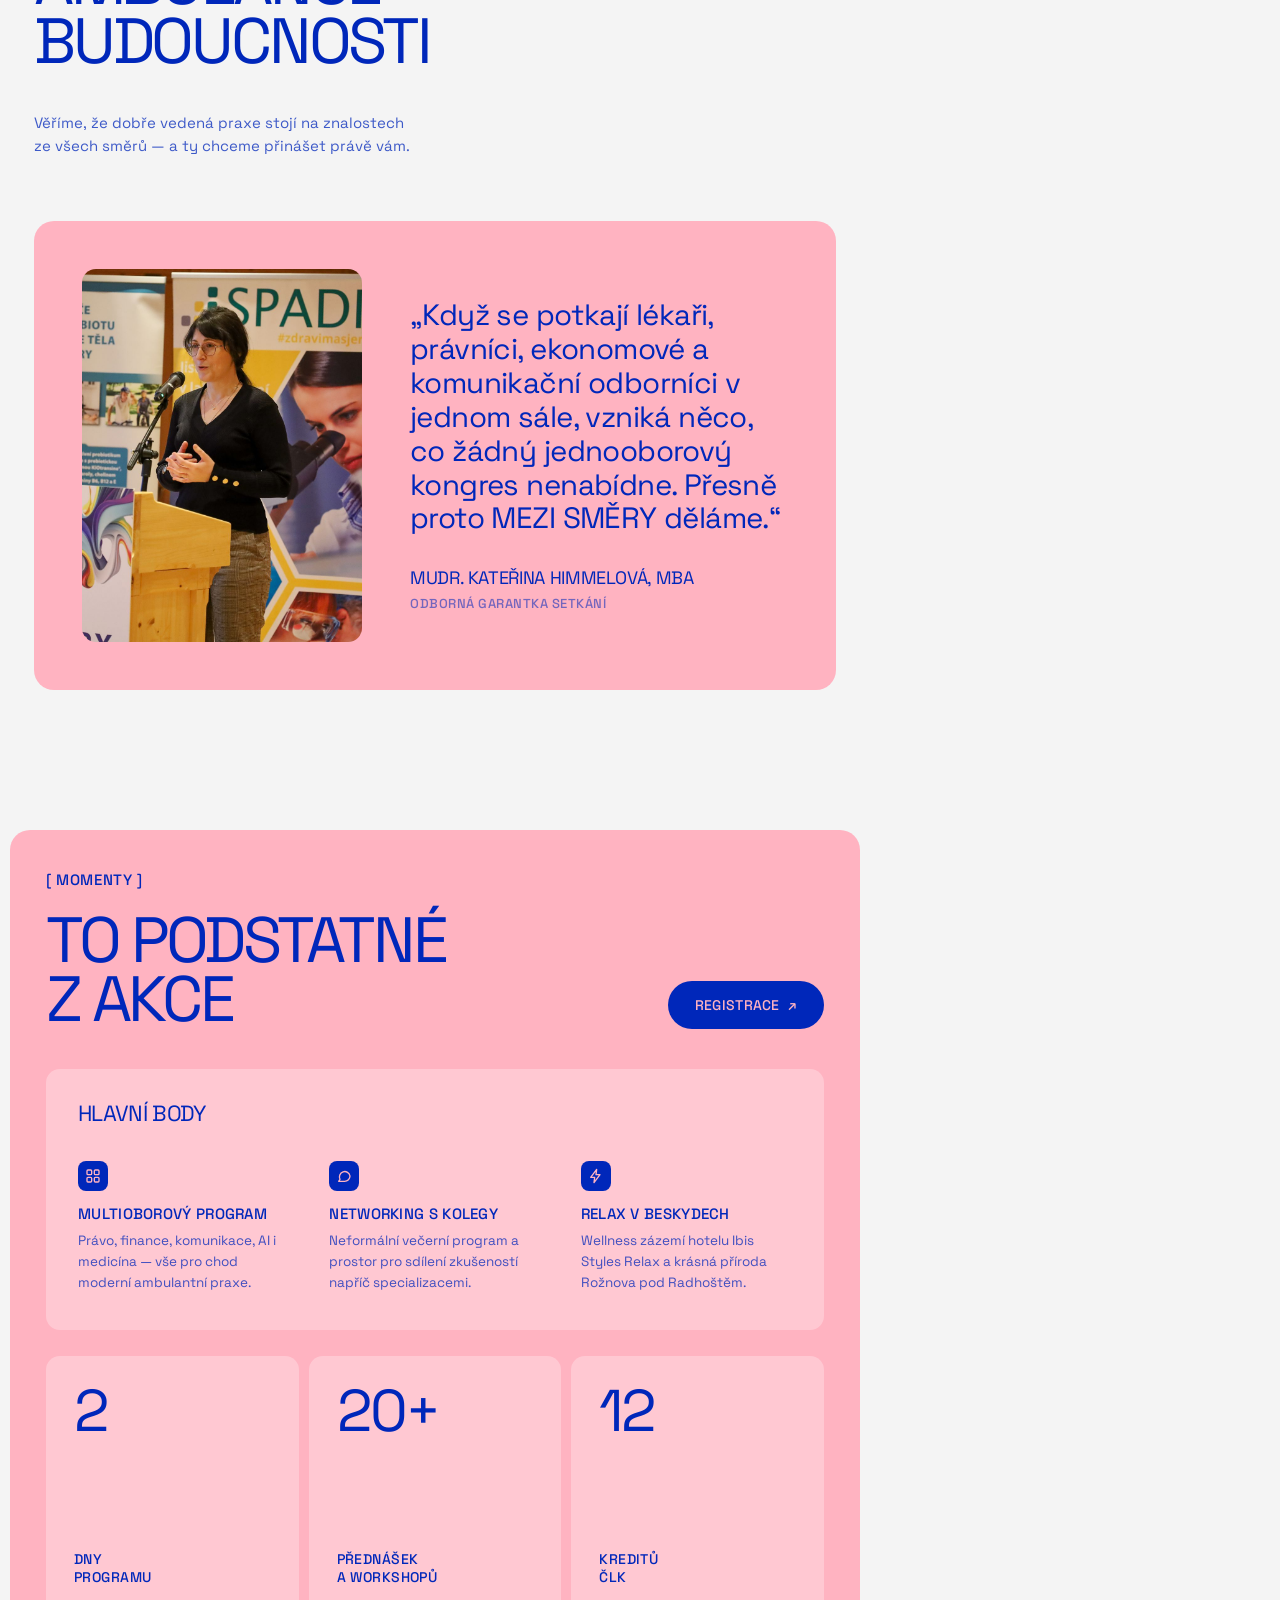
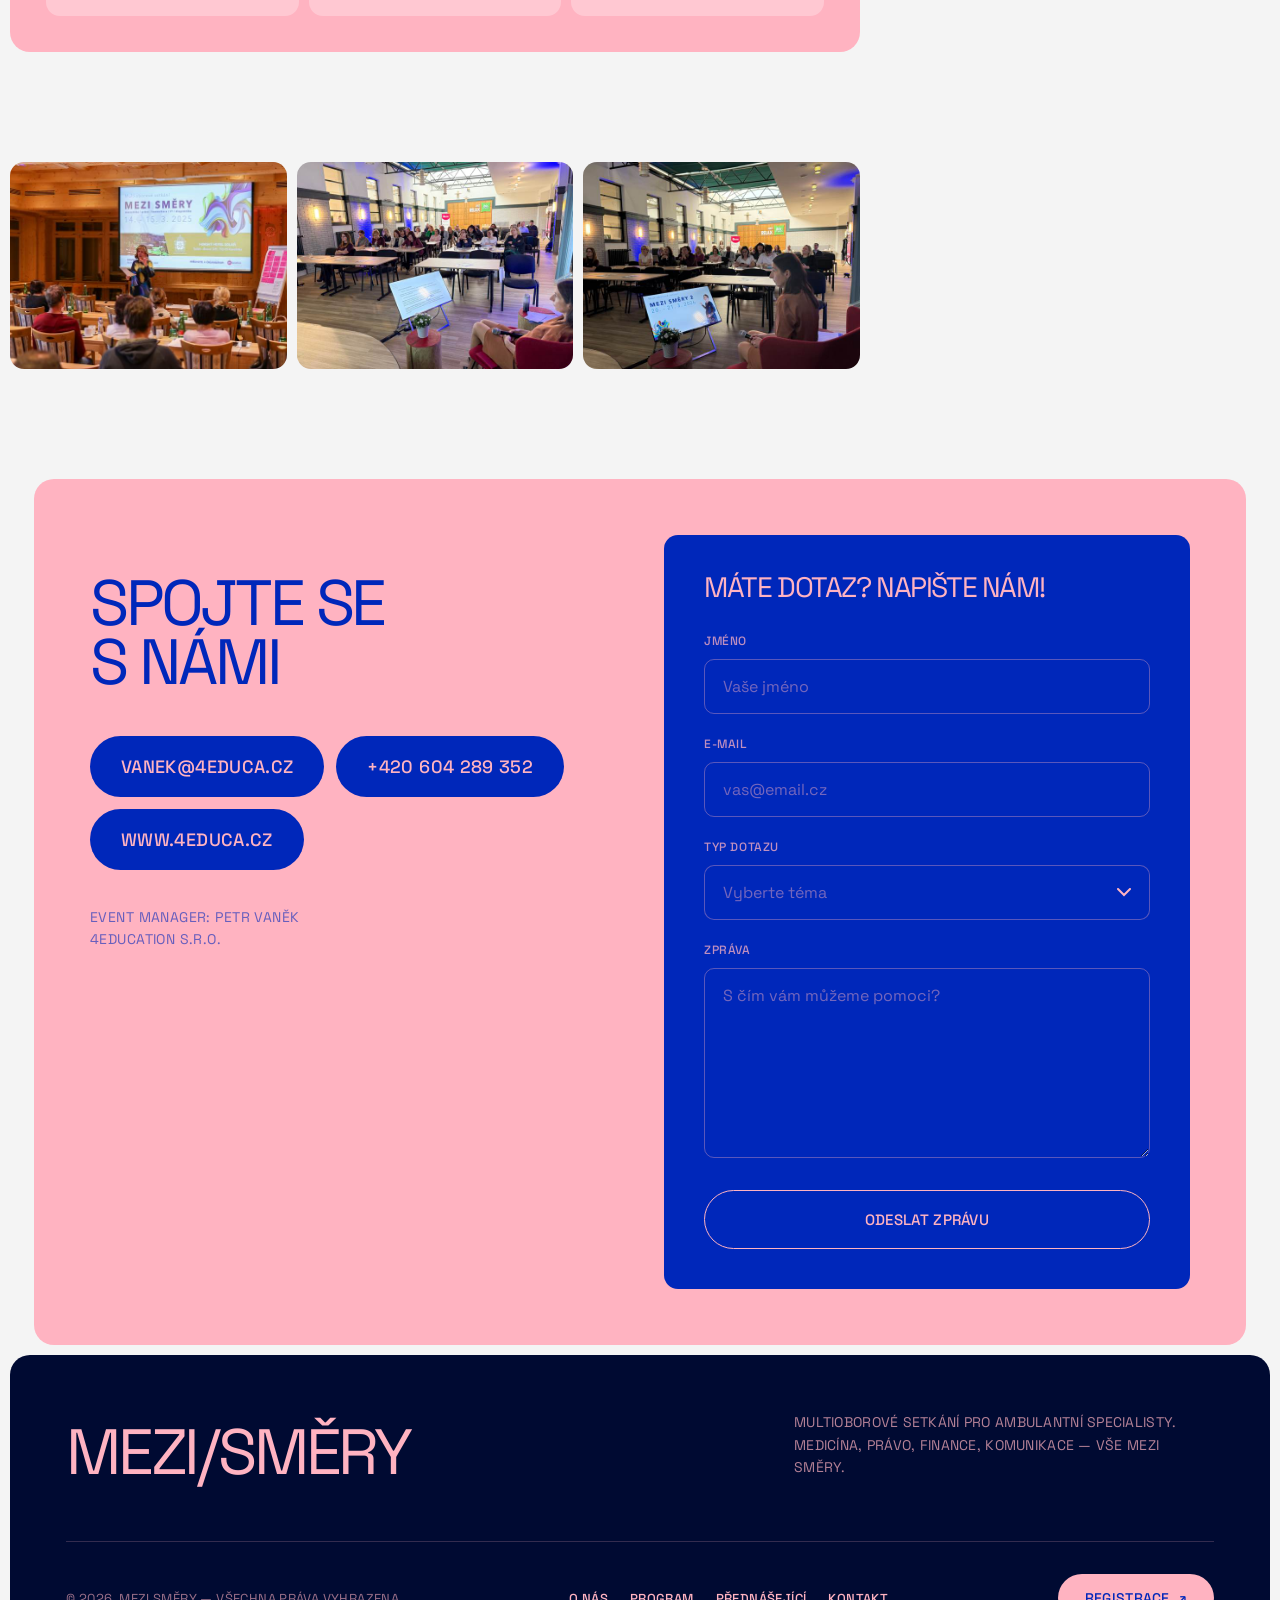
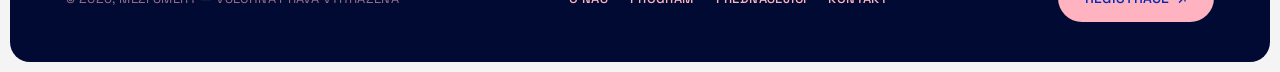
<file: about.html>
<!DOCTYPE html>
<html lang="cs">
<head>
  <meta charset="UTF-8">
  <meta name="viewport" content="width=device-width, initial-scale=1.0">
  <title>MEZI/SMĚRY – O nás</title>
  <meta name="description" content="Zákulisí Multioborového setkání MEZI SMĚRY — proč vzniklo, co vás čeká a kdo za ním stojí.">
  <link rel="preconnect" href="https://fonts.googleapis.com">
  <link rel="preconnect" href="https://fonts.gstatic.com" crossorigin>
  <link href="https://fonts.googleapis.com/css2?family=Space+Grotesk:wght@400;500&display=swap" rel="stylesheet">
  <link rel="stylesheet" href="css/style.css?v=9">
  <link rel="icon" href="data:image/svg+xml,%3Csvg xmlns='http://www.w3.org/2000/svg' viewBox='0 0 32 32'%3E%3Crect width='32' height='32' rx='6' fill='%230027BA'/%3E%3Ctext x='16' y='22' font-family='sans-serif' font-size='14' fill='%23FFB3C1' text-anchor='middle'%3EM/S%3C/text%3E%3C/svg%3E">
</head>
<body>

<div class="page">

  <div class="layout">

    <main class="col-main">

      <!-- ---------- HERO O NÁS ---------- -->
      <section class="hero-card hero-about">
        <header class="site-header">
          <a class="logo" href="index.html">MEZI/SMĚRY</a>
          <nav class="nav-pill">
            <a href="about.html" class="active">O NÁS</a>
            <a href="index.html#program">PROGRAM</a>
            <a href="index.html#prednasejici">PŘEDNÁŠEJÍCÍ</a>
            <a href="#kontakt">KONTAKT</a>
          </nav>
          <a class="btn btn-blue" href="https://registrace.mezismery.cz/">REGISTRACE <span class="arr">↗</span></a>
        </header>

        <div class="hero-inner">
          <p class="hero-tag reveal-load" style="--d:.1s">[ POZNÁNÍ / SDÍLENÍ / INSPIRACE ]</p>
          <h1 class="hero-title hero-title-sm">
            <span class="line reveal-load" style="--d:.2s">ZÁKULISÍ</span>
            <span class="line reveal-load" style="--d:.32s">MEZI SMĚRY</span>
          </h1>
        </div>
      </section>

      <!-- ---------- VELKÁ FOTKA ---------- -->
      <figure class="photo-card reveal">
        <img class="photo-hero" src="img/gallery/2026/ms2026-011.jpg" alt="Sál Multioborového setkání MEZI SMĚRY 2026 v Ibis Styles Relax">
      </figure>

      <!-- ---------- MODRÁ INTRO KARTA ---------- -->
      <section class="about-intro reveal">
        <div class="spark" aria-hidden="true">
          <svg viewBox="0 0 64 64" fill="currentColor"><path d="M32 2c2 14 8 24 30 30-22 6-28 16-30 30-2-14-8-24-30-30C24 26 30 16 32 2z"/></svg>
        </div>
        <div class="about-intro-body">
          <h3>NAŠE SETKÁNÍ JE VÍC NEŽ KONFERENCE — JE TO PROSTOR, KDE SE MEDICÍNA POTKÁVÁ S PRÁVEM, FINANCEMI I KOMUNIKACÍ. DVA DNY PŘEDNÁŠEK, WORKSHOPŮ A SETKÁNÍ, KTERÁ VÁM USNADNÍ KAŽDODENNÍ PRAXI.</h3>
          <ul class="intro-list">
            <li>MULTIOBOROVÉ PŘEDNÁŠKY</li>
            <li>PRAKTICKÉ WORKSHOPY</li>
            <li>NEFORMÁLNÍ NETWORKING</li>
          </ul>
          <a class="btn btn-pink" href="https://registrace.mezismery.cz/">REGISTRACE <span class="arr">↗</span></a>
        </div>
      </section>

      <!-- ---------- JAK VZNIKÁ NAŠE SETKÁNÍ ---------- -->
      <section class="section" id="o-nas">
        <div class="section-head">
          <div>
            <p class="section-tag reveal">[ O NÁS ]</p>
            <h2 class="reveal">JAK VZNIKÁ<br>NAŠE SETKÁNÍ</h2>
          </div>
          <p class="section-desc reveal">Spojujeme odborné znalosti napříč obory s příjemnou atmosférou, aby vznikla akce, na kterou se vracíte.</p>
        </div>

        <div class="about-list">
          <div class="about-row with-photo reveal">
            <span class="about-num">01</span>
            <div class="about-body">
              <h3>NÁŠ ZÁMĚR A CÍLE</h3>
              <p>MEZI SMĚRY vzniklo z jednoduché myšlenky: ambulantní specialisté potřebují víc než jen medicínské vzdělávání. Chceme na jednom místě propojit vše, co obnáší vedení moderní ambulantní praxe.</p>
            </div>
            <img class="row-photo" src="img/gallery/2025/thumb/ms2025-017.jpg" alt="Přednáška na prvním ročníku MEZI SMĚRY 2025" loading="lazy">
          </div>
          <div class="about-row with-photo reveal">
            <span class="about-num">02</span>
            <div class="about-body">
              <h3>OBJEVOVÁNÍ A INSPIRACE</h3>
              <p>Od úhradových podmínek přes komunikaci s pacientem až po AI v ordinaci — program stavíme tak, aby vás inspiroval a zároveň přinesl konkrétní postupy použitelné hned v pondělí.</p>
            </div>
            <img class="row-photo" src="img/gallery/2026/thumb/ms2026-073.jpg" alt="Přednášející na MEZI SMĚRY 2026" loading="lazy">
          </div>
          <div class="about-row with-photo reveal">
            <span class="about-num">03</span>
            <div class="about-body">
              <h3>NAŠE CESTA</h3>
              <p>Z prvního ročníku na Soláni (2025) a druhého v Rožnově pod Radhoštěm (2026) se stala akce, o které se mluví. Třetí ročník přináší více oborů, praktických workshopů i večerní program v krásném prostředí Beskyd.</p>
            </div>
            <img class="row-photo" src="img/gallery/2025/thumb/ms2025-038.jpg" alt="Sál prvního ročníku MEZI SMĚRY na Soláni" loading="lazy">
          </div>
        </div>
      </section>

      <!-- ---------- VIZE + CITÁT ---------- -->
      <section class="section" id="vize">
        <div class="section-head">
          <div>
            <p class="section-tag reveal">[ VIZE ]</p>
            <h2 class="reveal">AMBULANCE<br>BUDOUCNOSTI</h2>
          </div>
          <p class="section-desc reveal">Věříme, že dobře vedená praxe stojí na znalostech ze všech směrů — a ty chceme přinášet právě vám.</p>
        </div>

        <div class="quote-card reveal">
          <img class="quote-photo" src="img/garantka.jpg" alt="MUDr. Kateřina Himmelová, MBA — odborná garantka setkání" loading="lazy">
          <blockquote>
            <p class="quote-text">„Když se potkají lékaři, právníci, ekonomové a komunikační odborníci v jednom sále, vzniká něco, co žádný jednooborový kongres nenabídne. Přesně proto MEZI SMĚRY děláme.“</p>
            <cite>
              <span class="quote-name">MUDR. KATEŘINA HIMMELOVÁ, MBA</span>
              <span class="quote-role">ODBORNÁ GARANTKA SETKÁNÍ</span>
            </cite>
          </blockquote>
        </div>
      </section>

      <!-- ---------- EVENT ESSENTIALS ---------- -->
      <section class="essentials reveal" id="proc-prijet">
        <div class="ess-top">
          <div>
            <p class="section-tag">[ MOMENTY ]</p>
            <h2>TO PODSTATNÉ<br>Z AKCE</h2>
          </div>
          <a class="btn btn-blue" href="https://registrace.mezismery.cz/">REGISTRACE <span class="arr">↗</span></a>
        </div>

        <div class="ess-features">
          <span class="ess-label">HLAVNÍ BODY</span>
          <div class="ess-feature-grid">
            <div class="ess-feature">
              <span class="ess-icon">
                <svg viewBox="0 0 24 24" fill="none" stroke="currentColor" stroke-width="2" stroke-linecap="round"><rect x="3" y="3" width="7" height="7" rx="1.5"/><rect x="14" y="3" width="7" height="7" rx="1.5"/><rect x="3" y="14" width="7" height="7" rx="1.5"/><rect x="14" y="14" width="7" height="7" rx="1.5"/></svg>
              </span>
              <h4>MULTIOBOROVÝ PROGRAM</h4>
              <p>Právo, finance, komunikace, AI i medicína — vše pro chod moderní ambulantní praxe.</p>
            </div>
            <div class="ess-feature">
              <span class="ess-icon">
                <svg viewBox="0 0 24 24" fill="none" stroke="currentColor" stroke-width="2" stroke-linecap="round" stroke-linejoin="round"><path d="M21 12a8 8 0 0 1-8 8H4l2-3a8 8 0 1 1 15-5z"/></svg>
              </span>
              <h4>NETWORKING S KOLEGY</h4>
              <p>Neformální večerní program a prostor pro sdílení zkušeností napříč specializacemi.</p>
            </div>
            <div class="ess-feature">
              <span class="ess-icon">
                <svg viewBox="0 0 24 24" fill="none" stroke="currentColor" stroke-width="2" stroke-linecap="round" stroke-linejoin="round"><path d="M13 2 4 14h6l-1 8 9-12h-6l1-8z"/></svg>
              </span>
              <h4>RELAX V BESKYDECH</h4>
              <p>Wellness zázemí hotelu Ibis Styles Relax a krásná příroda Rožnova pod Radhoštěm.</p>
            </div>
          </div>
        </div>

        <div class="ess-stats">
          <div class="ess-stat">
            <span class="stat-num">2</span>
            <span class="stat-label">DNY<br>PROGRAMU</span>
          </div>
          <div class="ess-stat">
            <span class="stat-num">20+</span>
            <span class="stat-label">PŘEDNÁŠEK<br>A WORKSHOPŮ</span>
          </div>
          <div class="ess-stat">
            <span class="stat-num">12</span>
            <span class="stat-label">KREDITŮ<br>ČLK</span>
          </div>
        </div>
      </section>

      <!-- ---------- FOTO PÁS ---------- -->
      <section class="photo-strip">
        <a class="g-item reveal" href="img/gallery/2025/ms2025-039.jpg"><img src="img/gallery/2025/thumb/ms2025-039.jpg" alt="Sál na MEZI SMĚRY 2025" loading="lazy"></a>
        <a class="g-item reveal" style="--d:.08s" href="img/gallery/2026/ms2026-040.jpg"><img src="img/gallery/2026/thumb/ms2026-040.jpg" alt="Účastníci na MEZI SMĚRY 2026" loading="lazy"></a>
        <a class="g-item reveal" style="--d:.16s" href="img/gallery/2026/ms2026-007.jpg"><img src="img/gallery/2026/thumb/ms2026-007.jpg" alt="Atmosféra na MEZI SMĚRY 2026" loading="lazy"></a>
      </section>

    </main>

    <!-- ---------- PRAVÝ STICKY SLOUPEC ---------- -->
    <aside class="col-side">
      <div class="side-sticky">
        <a class="side-card side-agenda" href="index.html#program">
          <div class="agenda-photo" aria-hidden="true"><img src="img/gallery/2026/ms2026-103.jpg" alt=""></div>
          <div class="agenda-overlay"></div>
          <div class="side-agenda-content">
            <h3>PROGRAM<br>V KOSTCE</h3>
            <span class="btn btn-outline-light">ZOBRAZIT PROGRAM</span>
          </div>
        </a>

        <div class="ticket-unit">
          <div class="side-card side-ready">
            <div class="ready-wrap">
              <img src="img/gallery/2026/ms2026-112.jpg" alt="Oznámení MEZI SMĚRY 3 na ročníku 2026">
            </div>
            <h3>CHCETE BÝT<br>U TOHO?</h3>
            <p>Nenechte si ujít třetí ročník setkání, které propojuje medicínu s právem, financemi i komunikací. Kapacita je omezená!</p>
          </div>

          <a class="side-card side-ticket" href="https://www.4educa.cz" target="_blank" rel="noopener">
            <span class="ticket-label">REGISTRACE
              <svg class="ticket-arrow" viewBox="0 0 46 30" aria-hidden="true">
                <path d="M2 28 L42 4 M30 4 H42 V16" fill="none" stroke="currentColor" stroke-width="2.6" stroke-linecap="round" stroke-linejoin="round"/>
              </svg>
            </span>
          </a>
        </div>
      </div>
    </aside>

  </div><!-- /layout -->

  <!-- ===================== KONTAKT ===================== -->
  <section class="section contact-section" id="kontakt">
    <div class="contact-grid">
      <div class="contact-info">
        <p class="section-tag reveal">[ KONTAKT ]</p>
        <h2 class="reveal">SPOJTE SE<br>S NÁMI</h2>
        <div class="contact-links">
          <a class="btn btn-blue reveal" href="mailto:vanek@4educa.cz">VANEK@4EDUCA.CZ</a>
          <a class="btn btn-blue reveal" href="tel:+420604289352">+420 604 289 352</a>
          <a class="btn btn-blue reveal" href="https://www.4educa.cz" target="_blank" rel="noopener">WWW.4EDUCA.CZ</a>
        </div>
        <p class="contact-note reveal">Event manager: Petr Vaněk<br>4Education s.r.o.</p>
      </div>

      <form class="contact-form reveal" action="mailto:vanek@4educa.cz" method="post" enctype="text/plain">
        <h3>MÁTE DOTAZ? NAPIŠTE NÁM!</h3>
        <label>JMÉNO
          <input type="text" name="jmeno" placeholder="Vaše jméno" required>
        </label>
        <label>E-MAIL
          <input type="email" name="email" placeholder="vas@email.cz" required>
        </label>
        <label>TYP DOTAZU
          <select name="typ" required>
            <option value="" disabled selected>Vyberte téma</option>
            <option>Registrace a platby</option>
            <option>Ubytování</option>
            <option>Program a kredity</option>
            <option>Partnerství</option>
            <option>Ostatní</option>
          </select>
        </label>
        <label>ZPRÁVA
          <textarea name="zprava" rows="5" placeholder="S čím vám můžeme pomoci?"></textarea>
        </label>
        <button class="btn btn-outline-light btn-full" type="submit">ODESLAT ZPRÁVU</button>
      </form>
    </div>
  </section>

  <!-- ===================== FOOTER ===================== -->
  <footer class="footer">
    <div class="footer-top">
      <span class="footer-logo">MEZI/SMĚRY</span>
      <p class="footer-claim">MULTIOBOROVÉ SETKÁNÍ PRO AMBULANTNÍ SPECIALISTY. MEDICÍNA, PRÁVO, FINANCE, KOMUNIKACE — VŠE MEZI SMĚRY.</p>
    </div>
    <div class="footer-bottom">
      <span>© 2026, MEZI SMĚRY — VŠECHNA PRÁVA VYHRAZENA</span>
      <nav class="footer-nav">
        <a href="about.html">O NÁS</a>
        <a href="index.html#program">PROGRAM</a>
        <a href="index.html#prednasejici">PŘEDNÁŠEJÍCÍ</a>
        <a href="#kontakt">KONTAKT</a>
      </nav>
      <a class="btn btn-pink" href="https://registrace.mezismery.cz/">REGISTRACE <span class="arr">↗</span></a>
    </div>
  </footer>

</div>

<script src="js/main.js?v=8"></script>
</body>
</html>
</file>
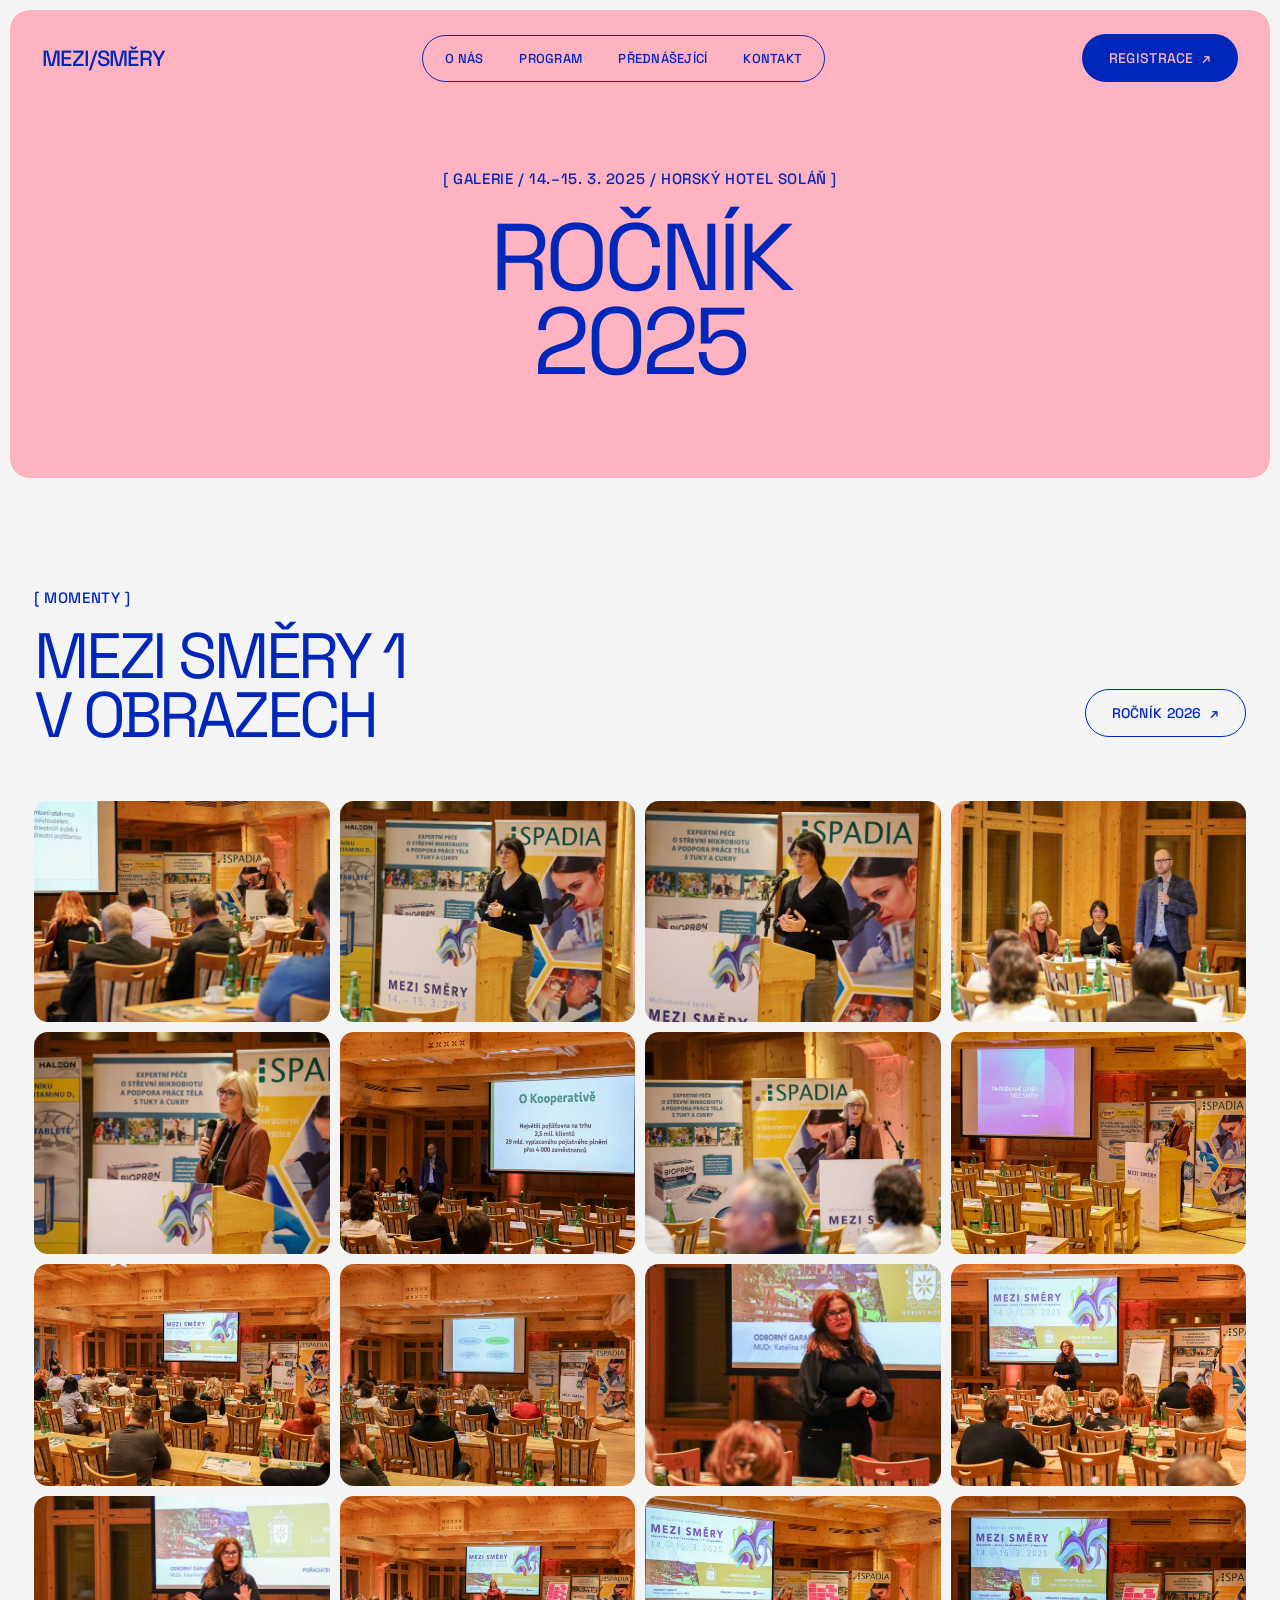
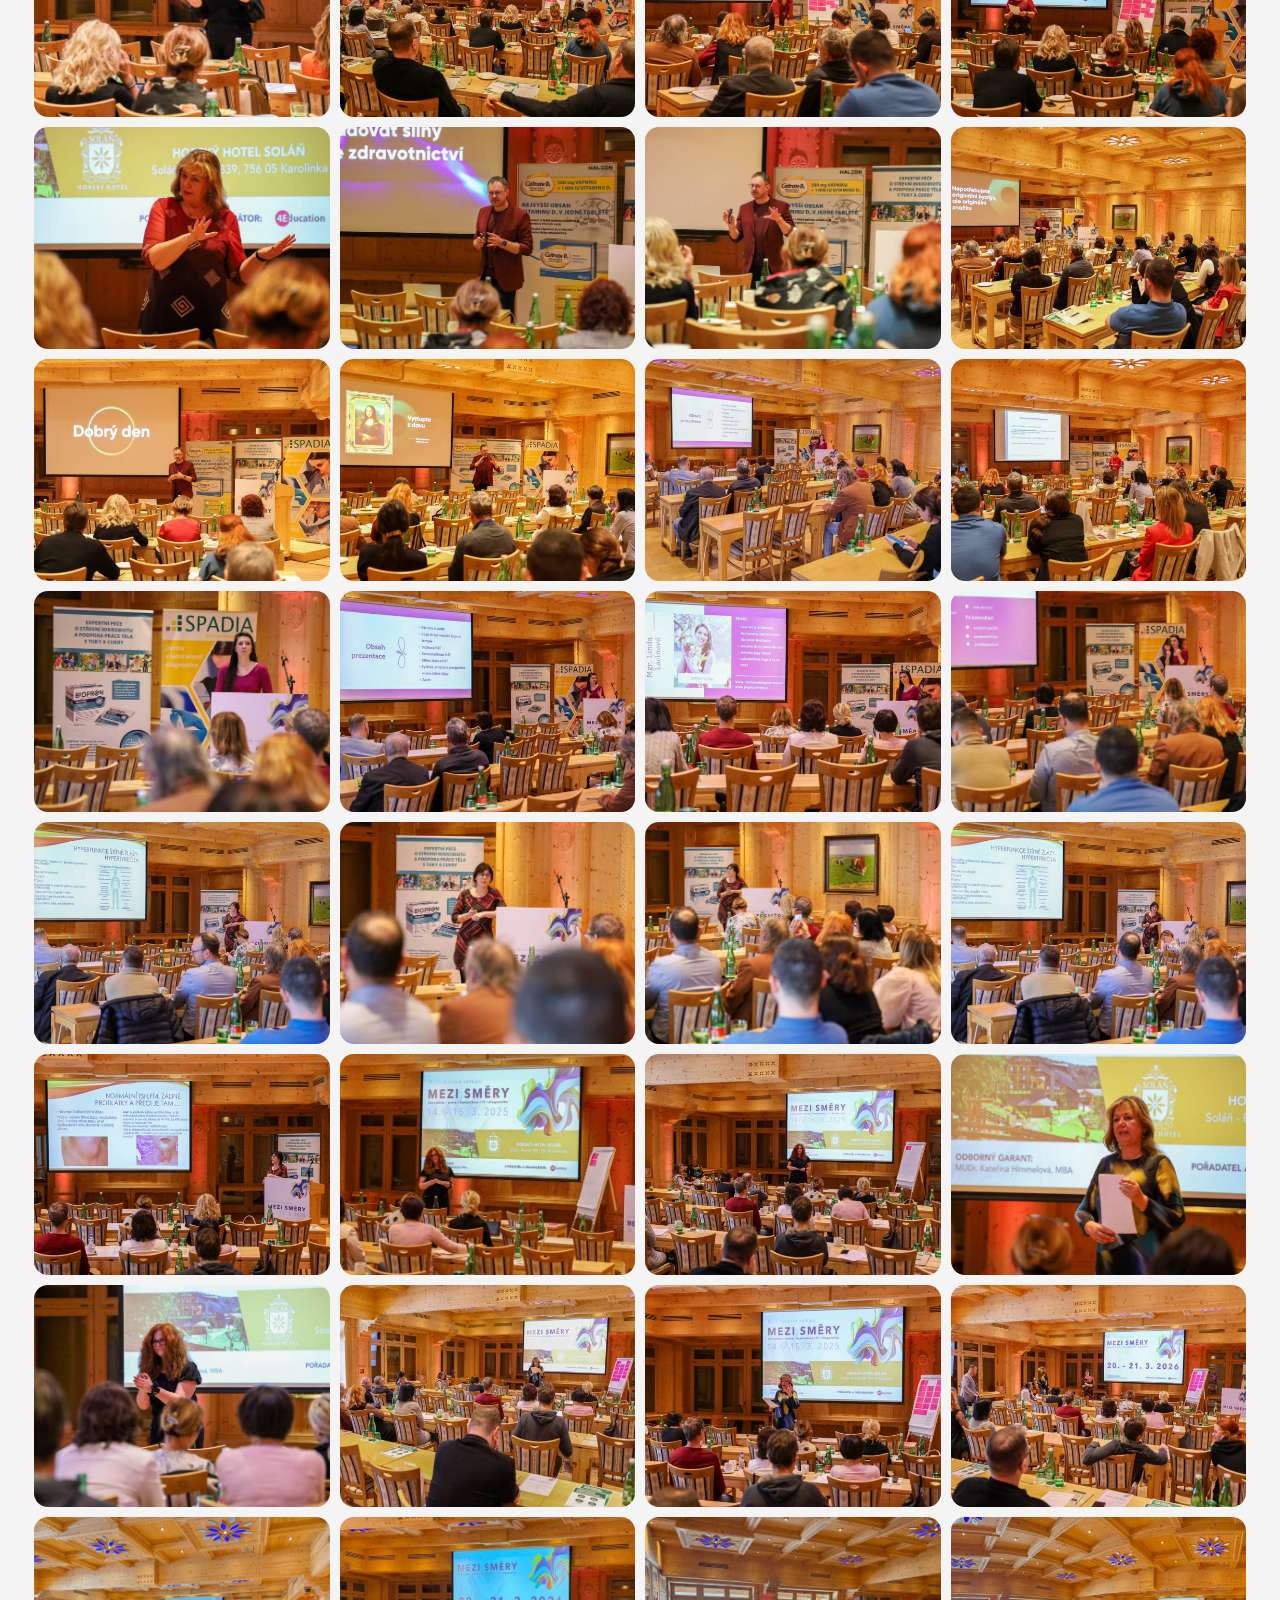
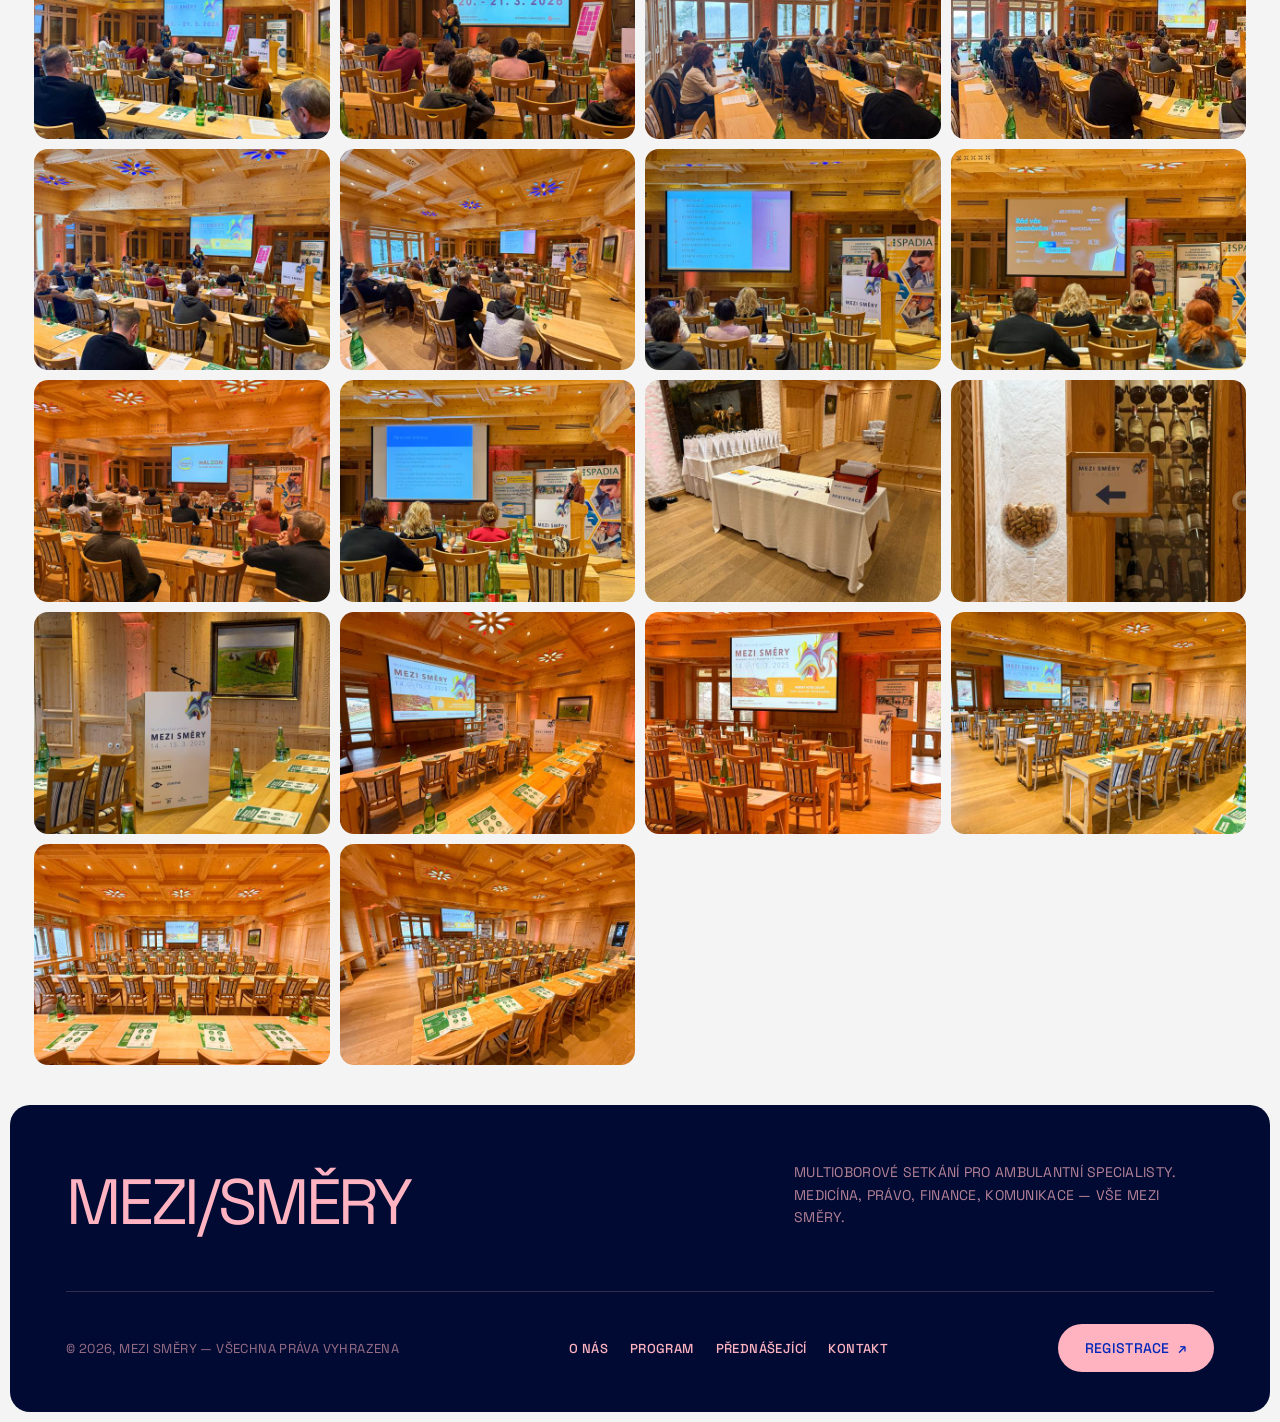
<file: galerie-2025.html>
<!DOCTYPE html>
<html lang="cs">
<head>
  <meta charset="UTF-8">
  <meta name="viewport" content="width=device-width, initial-scale=1.0">
  <title>MEZI/SMĚRY – Galerie 2025</title>
  <meta name="description" content="Fotogalerie Multioborového setkání MEZI SMĚRY 1 (14.–15. 3. 2025, HORSKÝ HOTEL SOLÁŇ).">
  <link rel="preconnect" href="https://fonts.googleapis.com">
  <link rel="preconnect" href="https://fonts.gstatic.com" crossorigin>
  <link href="https://fonts.googleapis.com/css2?family=Space+Grotesk:wght@400;500&display=swap" rel="stylesheet">
  <link rel="stylesheet" href="css/style.css?v=8">
  <link rel="icon" href="data:image/svg+xml,%3Csvg xmlns='http://www.w3.org/2000/svg' viewBox='0 0 32 32'%3E%3Crect width='32' height='32' rx='6' fill='%230027BA'/%3E%3Ctext x='16' y='22' font-family='sans-serif' font-size='14' fill='%23FFB3C1' text-anchor='middle'%3EM/S%3C/text%3E%3C/svg%3E">
</head>
<body>

<div class="page">

  <section class="hero-card hero-gallery">
    <header class="site-header">
      <a class="logo" href="index.html">MEZI/SMĚRY</a>
      <nav class="nav-pill">
        <a href="about.html">O NÁS</a>
        <a href="index.html#program">PROGRAM</a>
        <a href="index.html#prednasejici">PŘEDNÁŠEJÍCÍ</a>
        <a href="index.html#kontakt">KONTAKT</a>
      </nav>
      <a class="btn btn-blue" href="https://registrace.mezismery.cz/">REGISTRACE <span class="arr">↗</span></a>
    </header>
    <div class="hero-inner">
      <p class="hero-tag reveal-load" style="--d:.1s">[ GALERIE / 14.–15. 3. 2025 / HORSKÝ HOTEL SOLÁŇ ]</p>
      <h1 class="hero-title hero-title-sm">
        <span class="line reveal-load" style="--d:.2s">ROČNÍK</span>
        <span class="line reveal-load" style="--d:.32s">2025</span>
      </h1>
    </div>
  </section>

  <section class="section gallery-section">
    <div class="section-head">
      <div>
        <p class="section-tag reveal">[ MOMENTY ]</p>
        <h2 class="reveal">MEZI SMĚRY 1<br>V OBRAZECH</h2>
      </div>
      <a class="btn btn-outline section-cta reveal" href="galerie-2026.html">ROČNÍK 2026 <span class="arr">↗</span></a>
    </div>

    <div class="gallery-grid">
      <a class="g-item" href="img/gallery/2025/ms2025-001.jpg"><img src="img/gallery/2025/thumb/ms2025-001.jpg" alt="MEZI SMĚRY 2025 — fotografie 1" loading="lazy"></a>
      <a class="g-item" href="img/gallery/2025/ms2025-002.jpg"><img src="img/gallery/2025/thumb/ms2025-002.jpg" alt="MEZI SMĚRY 2025 — fotografie 2" loading="lazy"></a>
      <a class="g-item" href="img/gallery/2025/ms2025-003.jpg"><img src="img/gallery/2025/thumb/ms2025-003.jpg" alt="MEZI SMĚRY 2025 — fotografie 3" loading="lazy"></a>
      <a class="g-item" href="img/gallery/2025/ms2025-004.jpg"><img src="img/gallery/2025/thumb/ms2025-004.jpg" alt="MEZI SMĚRY 2025 — fotografie 4" loading="lazy"></a>
      <a class="g-item" href="img/gallery/2025/ms2025-005.jpg"><img src="img/gallery/2025/thumb/ms2025-005.jpg" alt="MEZI SMĚRY 2025 — fotografie 5" loading="lazy"></a>
      <a class="g-item" href="img/gallery/2025/ms2025-006.jpg"><img src="img/gallery/2025/thumb/ms2025-006.jpg" alt="MEZI SMĚRY 2025 — fotografie 6" loading="lazy"></a>
      <a class="g-item" href="img/gallery/2025/ms2025-007.jpg"><img src="img/gallery/2025/thumb/ms2025-007.jpg" alt="MEZI SMĚRY 2025 — fotografie 7" loading="lazy"></a>
      <a class="g-item" href="img/gallery/2025/ms2025-008.jpg"><img src="img/gallery/2025/thumb/ms2025-008.jpg" alt="MEZI SMĚRY 2025 — fotografie 8" loading="lazy"></a>
      <a class="g-item" href="img/gallery/2025/ms2025-009.jpg"><img src="img/gallery/2025/thumb/ms2025-009.jpg" alt="MEZI SMĚRY 2025 — fotografie 9" loading="lazy"></a>
      <a class="g-item" href="img/gallery/2025/ms2025-010.jpg"><img src="img/gallery/2025/thumb/ms2025-010.jpg" alt="MEZI SMĚRY 2025 — fotografie 10" loading="lazy"></a>
      <a class="g-item" href="img/gallery/2025/ms2025-011.jpg"><img src="img/gallery/2025/thumb/ms2025-011.jpg" alt="MEZI SMĚRY 2025 — fotografie 11" loading="lazy"></a>
      <a class="g-item" href="img/gallery/2025/ms2025-012.jpg"><img src="img/gallery/2025/thumb/ms2025-012.jpg" alt="MEZI SMĚRY 2025 — fotografie 12" loading="lazy"></a>
      <a class="g-item" href="img/gallery/2025/ms2025-013.jpg"><img src="img/gallery/2025/thumb/ms2025-013.jpg" alt="MEZI SMĚRY 2025 — fotografie 13" loading="lazy"></a>
      <a class="g-item" href="img/gallery/2025/ms2025-014.jpg"><img src="img/gallery/2025/thumb/ms2025-014.jpg" alt="MEZI SMĚRY 2025 — fotografie 14" loading="lazy"></a>
      <a class="g-item" href="img/gallery/2025/ms2025-015.jpg"><img src="img/gallery/2025/thumb/ms2025-015.jpg" alt="MEZI SMĚRY 2025 — fotografie 15" loading="lazy"></a>
      <a class="g-item" href="img/gallery/2025/ms2025-016.jpg"><img src="img/gallery/2025/thumb/ms2025-016.jpg" alt="MEZI SMĚRY 2025 — fotografie 16" loading="lazy"></a>
      <a class="g-item" href="img/gallery/2025/ms2025-017.jpg"><img src="img/gallery/2025/thumb/ms2025-017.jpg" alt="MEZI SMĚRY 2025 — fotografie 17" loading="lazy"></a>
      <a class="g-item" href="img/gallery/2025/ms2025-018.jpg"><img src="img/gallery/2025/thumb/ms2025-018.jpg" alt="MEZI SMĚRY 2025 — fotografie 18" loading="lazy"></a>
      <a class="g-item" href="img/gallery/2025/ms2025-019.jpg"><img src="img/gallery/2025/thumb/ms2025-019.jpg" alt="MEZI SMĚRY 2025 — fotografie 19" loading="lazy"></a>
      <a class="g-item" href="img/gallery/2025/ms2025-020.jpg"><img src="img/gallery/2025/thumb/ms2025-020.jpg" alt="MEZI SMĚRY 2025 — fotografie 20" loading="lazy"></a>
      <a class="g-item" href="img/gallery/2025/ms2025-021.jpg"><img src="img/gallery/2025/thumb/ms2025-021.jpg" alt="MEZI SMĚRY 2025 — fotografie 21" loading="lazy"></a>
      <a class="g-item" href="img/gallery/2025/ms2025-022.jpg"><img src="img/gallery/2025/thumb/ms2025-022.jpg" alt="MEZI SMĚRY 2025 — fotografie 22" loading="lazy"></a>
      <a class="g-item" href="img/gallery/2025/ms2025-023.jpg"><img src="img/gallery/2025/thumb/ms2025-023.jpg" alt="MEZI SMĚRY 2025 — fotografie 23" loading="lazy"></a>
      <a class="g-item" href="img/gallery/2025/ms2025-024.jpg"><img src="img/gallery/2025/thumb/ms2025-024.jpg" alt="MEZI SMĚRY 2025 — fotografie 24" loading="lazy"></a>
      <a class="g-item" href="img/gallery/2025/ms2025-025.jpg"><img src="img/gallery/2025/thumb/ms2025-025.jpg" alt="MEZI SMĚRY 2025 — fotografie 25" loading="lazy"></a>
      <a class="g-item" href="img/gallery/2025/ms2025-026.jpg"><img src="img/gallery/2025/thumb/ms2025-026.jpg" alt="MEZI SMĚRY 2025 — fotografie 26" loading="lazy"></a>
      <a class="g-item" href="img/gallery/2025/ms2025-027.jpg"><img src="img/gallery/2025/thumb/ms2025-027.jpg" alt="MEZI SMĚRY 2025 — fotografie 27" loading="lazy"></a>
      <a class="g-item" href="img/gallery/2025/ms2025-028.jpg"><img src="img/gallery/2025/thumb/ms2025-028.jpg" alt="MEZI SMĚRY 2025 — fotografie 28" loading="lazy"></a>
      <a class="g-item" href="img/gallery/2025/ms2025-029.jpg"><img src="img/gallery/2025/thumb/ms2025-029.jpg" alt="MEZI SMĚRY 2025 — fotografie 29" loading="lazy"></a>
      <a class="g-item" href="img/gallery/2025/ms2025-030.jpg"><img src="img/gallery/2025/thumb/ms2025-030.jpg" alt="MEZI SMĚRY 2025 — fotografie 30" loading="lazy"></a>
      <a class="g-item" href="img/gallery/2025/ms2025-031.jpg"><img src="img/gallery/2025/thumb/ms2025-031.jpg" alt="MEZI SMĚRY 2025 — fotografie 31" loading="lazy"></a>
      <a class="g-item" href="img/gallery/2025/ms2025-032.jpg"><img src="img/gallery/2025/thumb/ms2025-032.jpg" alt="MEZI SMĚRY 2025 — fotografie 32" loading="lazy"></a>
      <a class="g-item" href="img/gallery/2025/ms2025-033.jpg"><img src="img/gallery/2025/thumb/ms2025-033.jpg" alt="MEZI SMĚRY 2025 — fotografie 33" loading="lazy"></a>
      <a class="g-item" href="img/gallery/2025/ms2025-034.jpg"><img src="img/gallery/2025/thumb/ms2025-034.jpg" alt="MEZI SMĚRY 2025 — fotografie 34" loading="lazy"></a>
      <a class="g-item" href="img/gallery/2025/ms2025-035.jpg"><img src="img/gallery/2025/thumb/ms2025-035.jpg" alt="MEZI SMĚRY 2025 — fotografie 35" loading="lazy"></a>
      <a class="g-item" href="img/gallery/2025/ms2025-036.jpg"><img src="img/gallery/2025/thumb/ms2025-036.jpg" alt="MEZI SMĚRY 2025 — fotografie 36" loading="lazy"></a>
      <a class="g-item" href="img/gallery/2025/ms2025-037.jpg"><img src="img/gallery/2025/thumb/ms2025-037.jpg" alt="MEZI SMĚRY 2025 — fotografie 37" loading="lazy"></a>
      <a class="g-item" href="img/gallery/2025/ms2025-038.jpg"><img src="img/gallery/2025/thumb/ms2025-038.jpg" alt="MEZI SMĚRY 2025 — fotografie 38" loading="lazy"></a>
      <a class="g-item" href="img/gallery/2025/ms2025-039.jpg"><img src="img/gallery/2025/thumb/ms2025-039.jpg" alt="MEZI SMĚRY 2025 — fotografie 39" loading="lazy"></a>
      <a class="g-item" href="img/gallery/2025/ms2025-040.jpg"><img src="img/gallery/2025/thumb/ms2025-040.jpg" alt="MEZI SMĚRY 2025 — fotografie 40" loading="lazy"></a>
      <a class="g-item" href="img/gallery/2025/ms2025-041.jpg"><img src="img/gallery/2025/thumb/ms2025-041.jpg" alt="MEZI SMĚRY 2025 — fotografie 41" loading="lazy"></a>
      <a class="g-item" href="img/gallery/2025/ms2025-042.jpg"><img src="img/gallery/2025/thumb/ms2025-042.jpg" alt="MEZI SMĚRY 2025 — fotografie 42" loading="lazy"></a>
      <a class="g-item" href="img/gallery/2025/ms2025-043.jpg"><img src="img/gallery/2025/thumb/ms2025-043.jpg" alt="MEZI SMĚRY 2025 — fotografie 43" loading="lazy"></a>
      <a class="g-item" href="img/gallery/2025/ms2025-044.jpg"><img src="img/gallery/2025/thumb/ms2025-044.jpg" alt="MEZI SMĚRY 2025 — fotografie 44" loading="lazy"></a>
      <a class="g-item" href="img/gallery/2025/ms2025-045.jpg"><img src="img/gallery/2025/thumb/ms2025-045.jpg" alt="MEZI SMĚRY 2025 — fotografie 45" loading="lazy"></a>
      <a class="g-item" href="img/gallery/2025/ms2025-046.jpg"><img src="img/gallery/2025/thumb/ms2025-046.jpg" alt="MEZI SMĚRY 2025 — fotografie 46" loading="lazy"></a>
      <a class="g-item" href="img/gallery/2025/ms2025-047.jpg"><img src="img/gallery/2025/thumb/ms2025-047.jpg" alt="MEZI SMĚRY 2025 — fotografie 47" loading="lazy"></a>
      <a class="g-item" href="img/gallery/2025/ms2025-048.jpg"><img src="img/gallery/2025/thumb/ms2025-048.jpg" alt="MEZI SMĚRY 2025 — fotografie 48" loading="lazy"></a>
      <a class="g-item" href="img/gallery/2025/ms2025-049.jpg"><img src="img/gallery/2025/thumb/ms2025-049.jpg" alt="MEZI SMĚRY 2025 — fotografie 49" loading="lazy"></a>
      <a class="g-item" href="img/gallery/2025/ms2025-050.jpg"><img src="img/gallery/2025/thumb/ms2025-050.jpg" alt="MEZI SMĚRY 2025 — fotografie 50" loading="lazy"></a>
      <a class="g-item" href="img/gallery/2025/ms2025-051.jpg"><img src="img/gallery/2025/thumb/ms2025-051.jpg" alt="MEZI SMĚRY 2025 — fotografie 51" loading="lazy"></a>
      <a class="g-item" href="img/gallery/2025/ms2025-052.jpg"><img src="img/gallery/2025/thumb/ms2025-052.jpg" alt="MEZI SMĚRY 2025 — fotografie 52" loading="lazy"></a>
      <a class="g-item" href="img/gallery/2025/ms2025-053.jpg"><img src="img/gallery/2025/thumb/ms2025-053.jpg" alt="MEZI SMĚRY 2025 — fotografie 53" loading="lazy"></a>
      <a class="g-item" href="img/gallery/2025/ms2025-054.jpg"><img src="img/gallery/2025/thumb/ms2025-054.jpg" alt="MEZI SMĚRY 2025 — fotografie 54" loading="lazy"></a>
      <a class="g-item" href="img/gallery/2025/ms2025-055.jpg"><img src="img/gallery/2025/thumb/ms2025-055.jpg" alt="MEZI SMĚRY 2025 — fotografie 55" loading="lazy"></a>
      <a class="g-item" href="img/gallery/2025/ms2025-056.jpg"><img src="img/gallery/2025/thumb/ms2025-056.jpg" alt="MEZI SMĚRY 2025 — fotografie 56" loading="lazy"></a>
      <a class="g-item" href="img/gallery/2025/ms2025-057.jpg"><img src="img/gallery/2025/thumb/ms2025-057.jpg" alt="MEZI SMĚRY 2025 — fotografie 57" loading="lazy"></a>
      <a class="g-item" href="img/gallery/2025/ms2025-058.jpg"><img src="img/gallery/2025/thumb/ms2025-058.jpg" alt="MEZI SMĚRY 2025 — fotografie 58" loading="lazy"></a>
    </div>
  </section>

  <footer class="footer">
    <div class="footer-top">
      <span class="footer-logo">MEZI/SMĚRY</span>
      <p class="footer-claim">MULTIOBOROVÉ SETKÁNÍ PRO AMBULANTNÍ SPECIALISTY. MEDICÍNA, PRÁVO, FINANCE, KOMUNIKACE — VŠE MEZI SMĚRY.</p>
    </div>
    <div class="footer-bottom">
      <span>© 2026, MEZI SMĚRY — VŠECHNA PRÁVA VYHRAZENA</span>
      <nav class="footer-nav">
        <a href="about.html">O NÁS</a>
        <a href="index.html#program">PROGRAM</a>
        <a href="index.html#prednasejici">PŘEDNÁŠEJÍCÍ</a>
        <a href="index.html#kontakt">KONTAKT</a>
      </nav>
      <a class="btn btn-pink" href="https://registrace.mezismery.cz/">REGISTRACE <span class="arr">↗</span></a>
    </div>
  </footer>

</div>

<script src="js/main.js?v=8"></script>
</body>
</html>
</file>
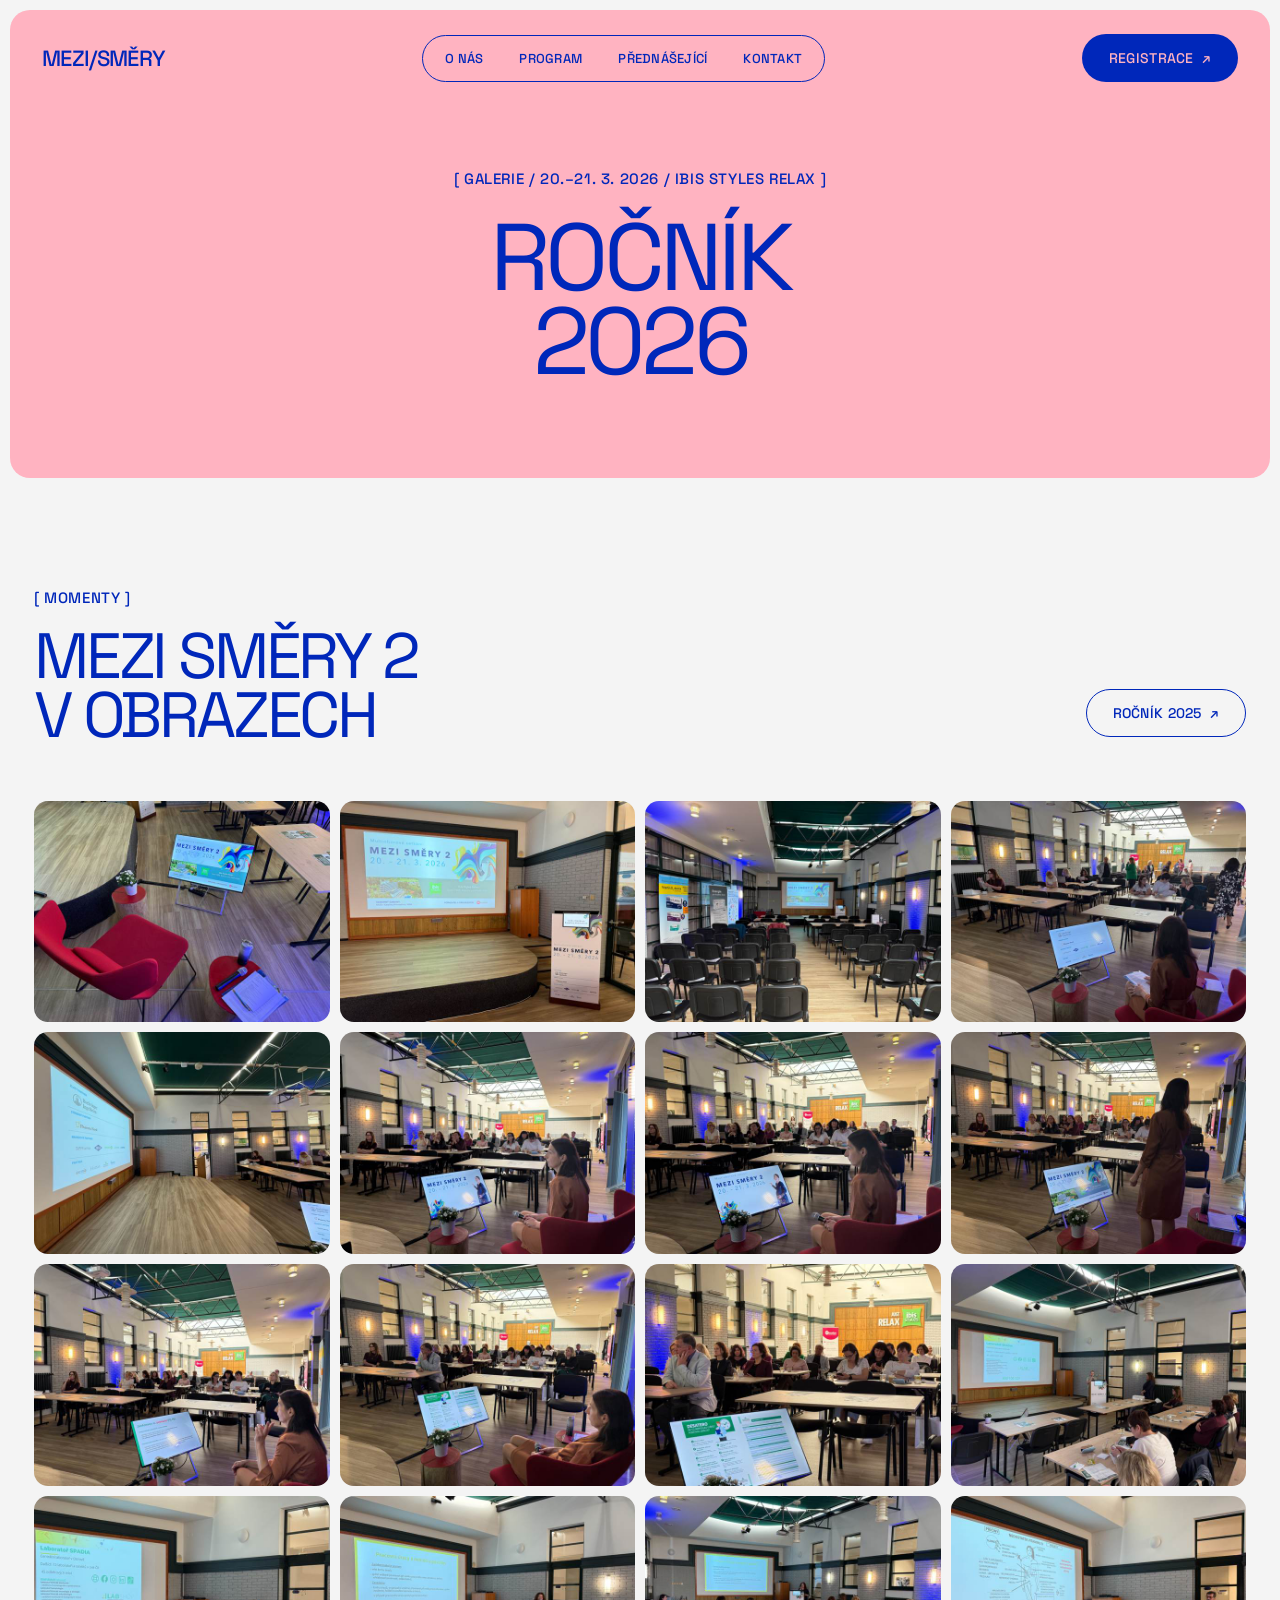
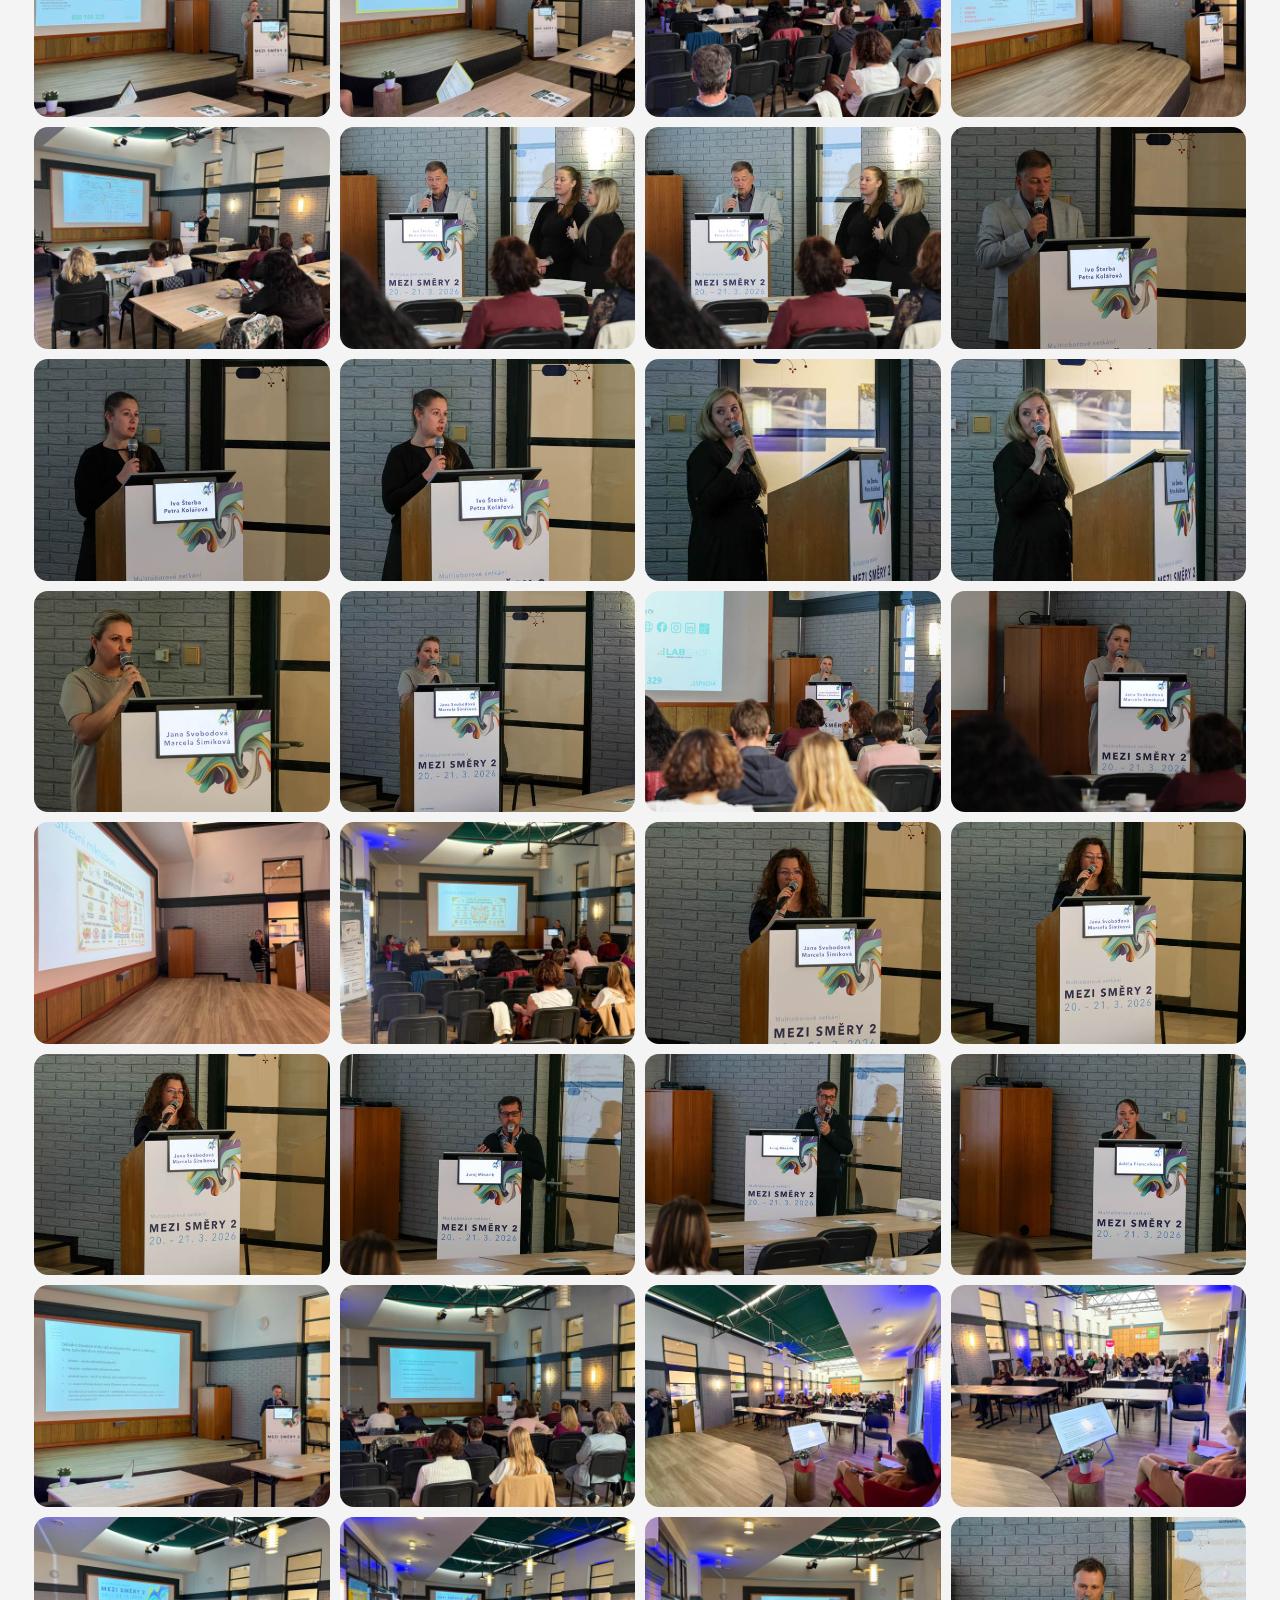
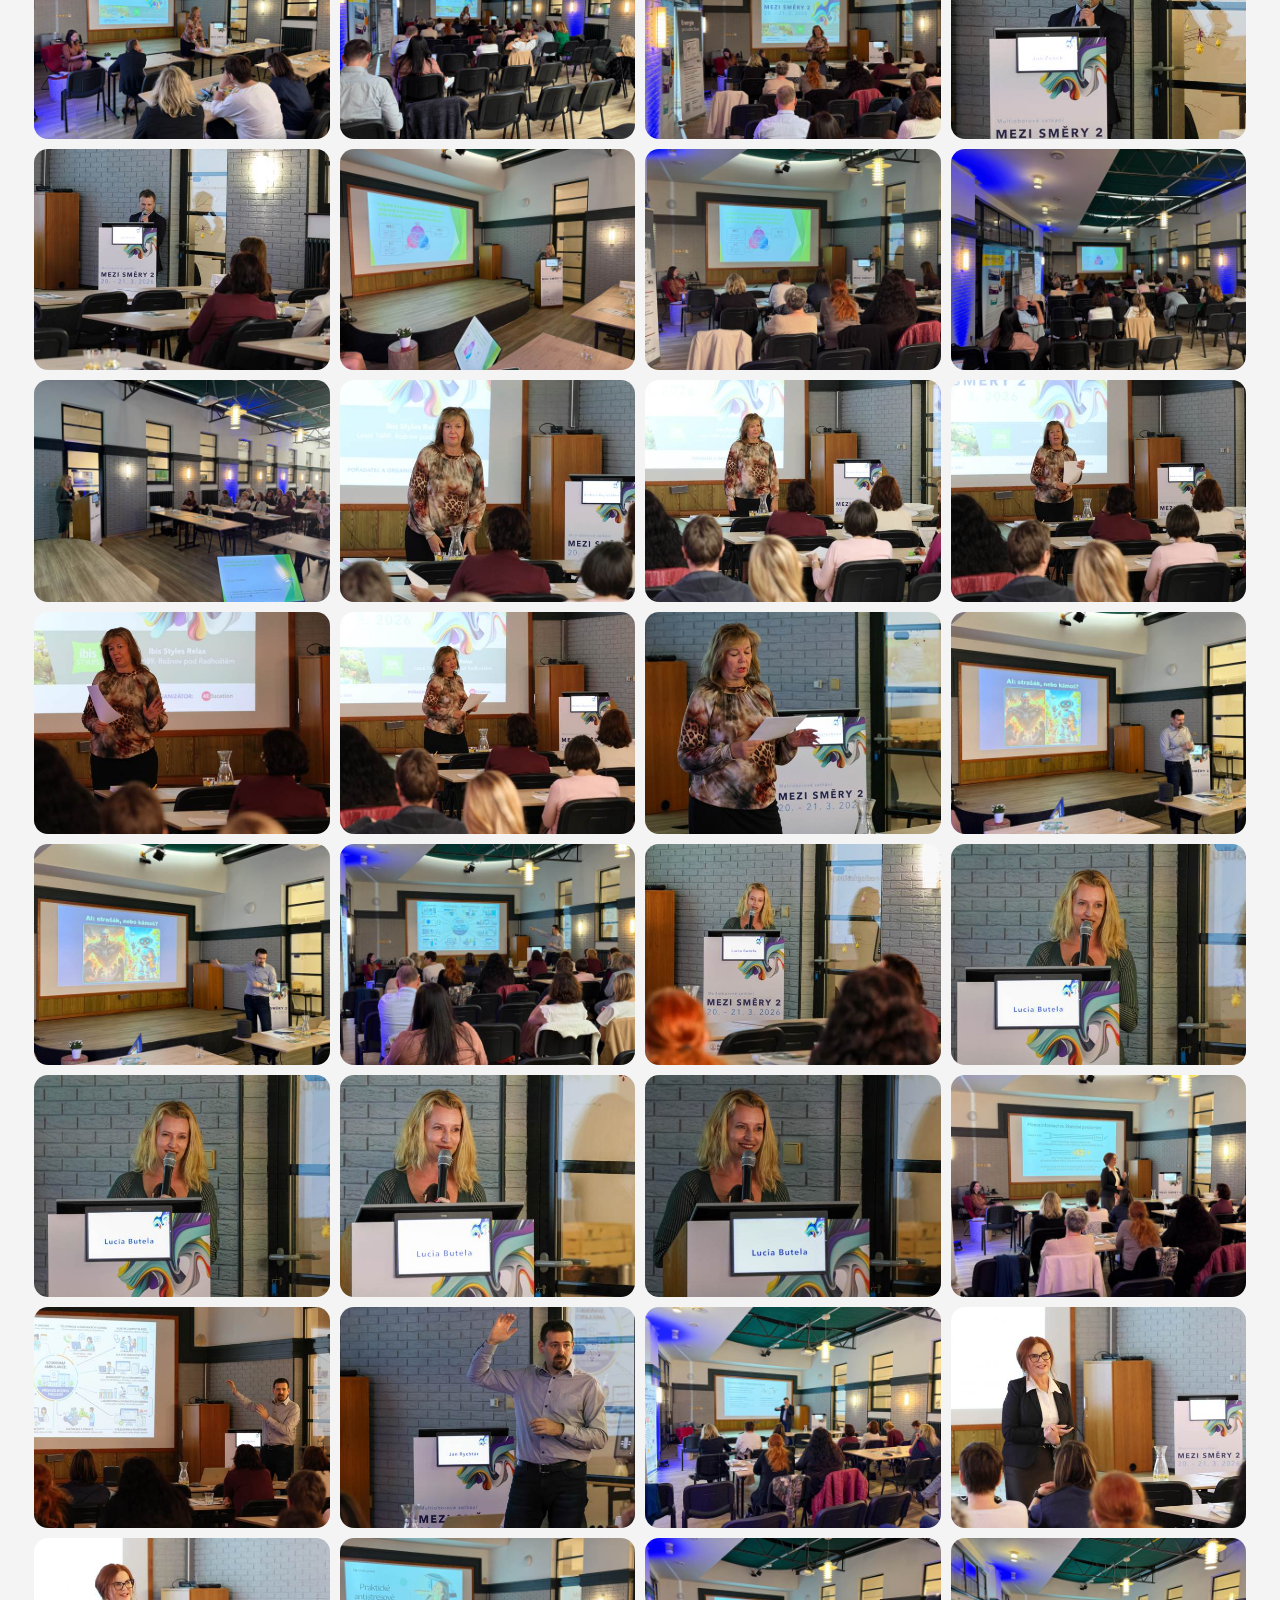
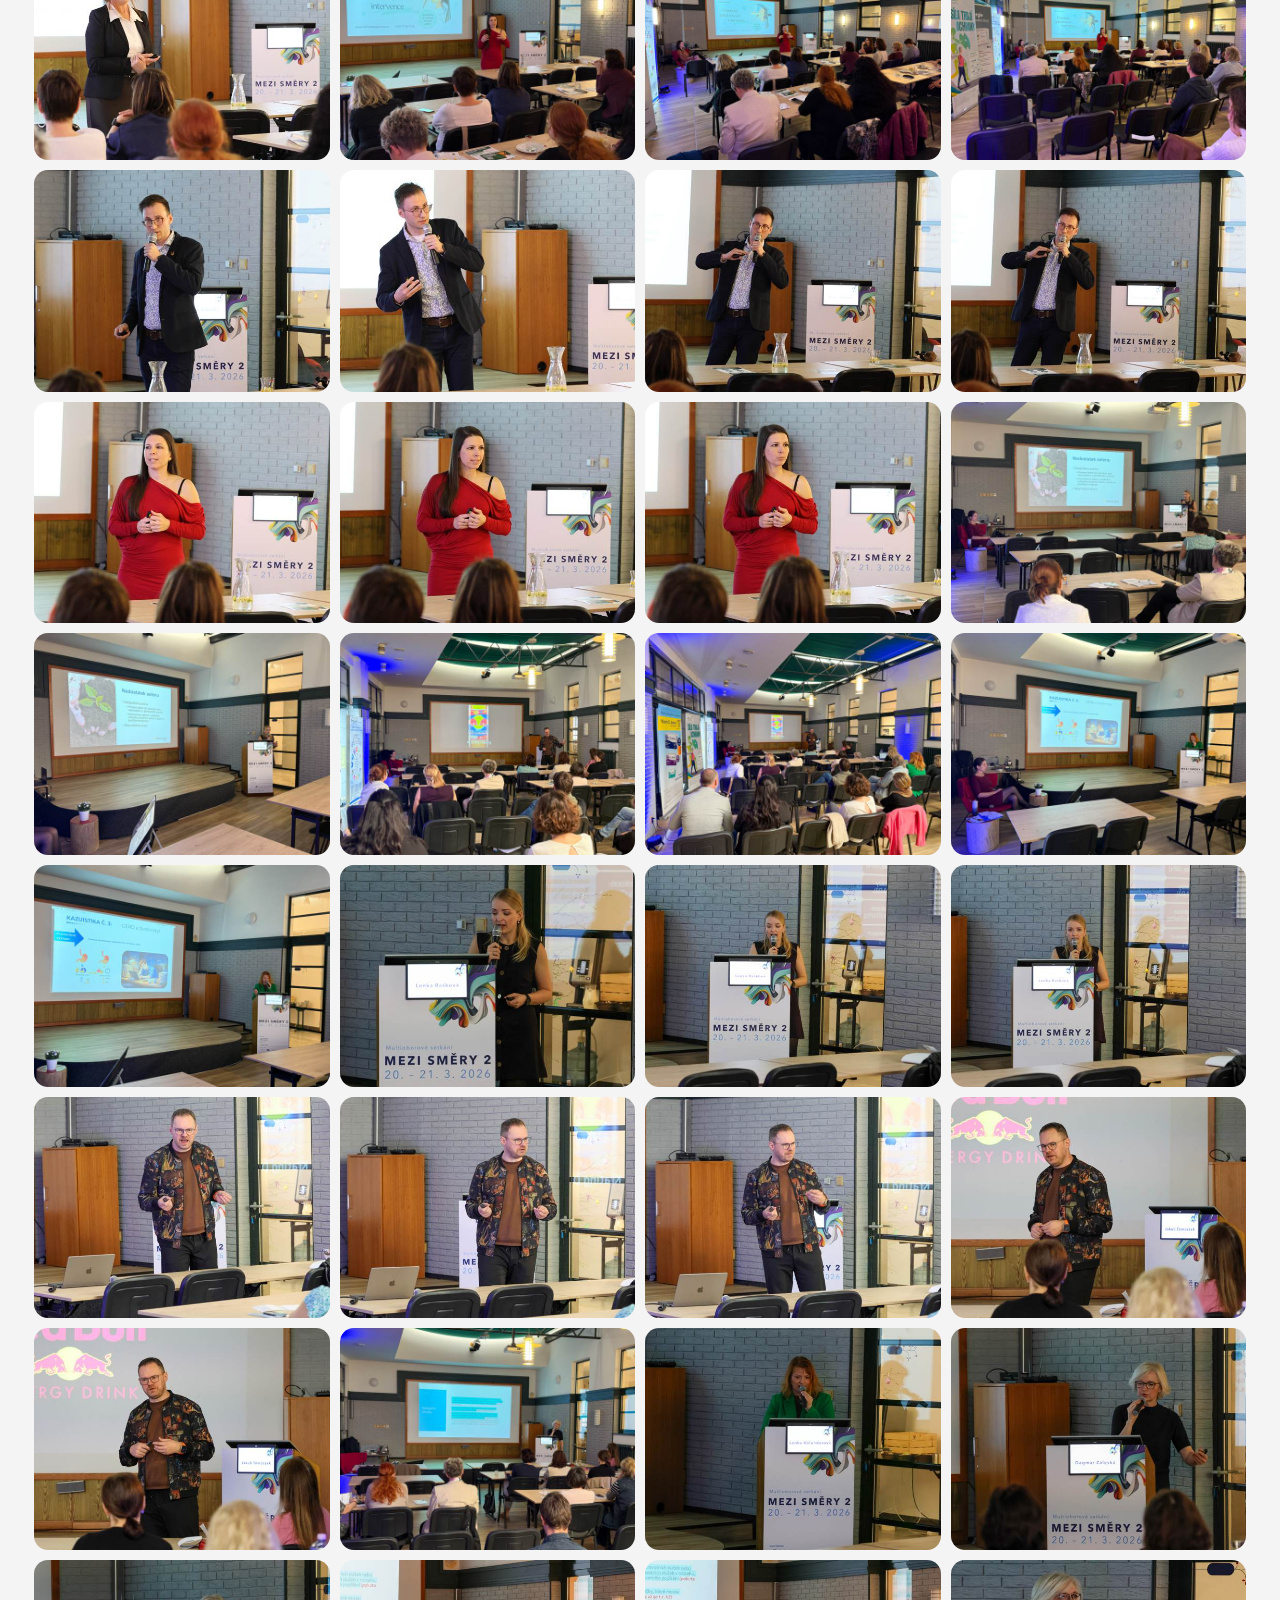
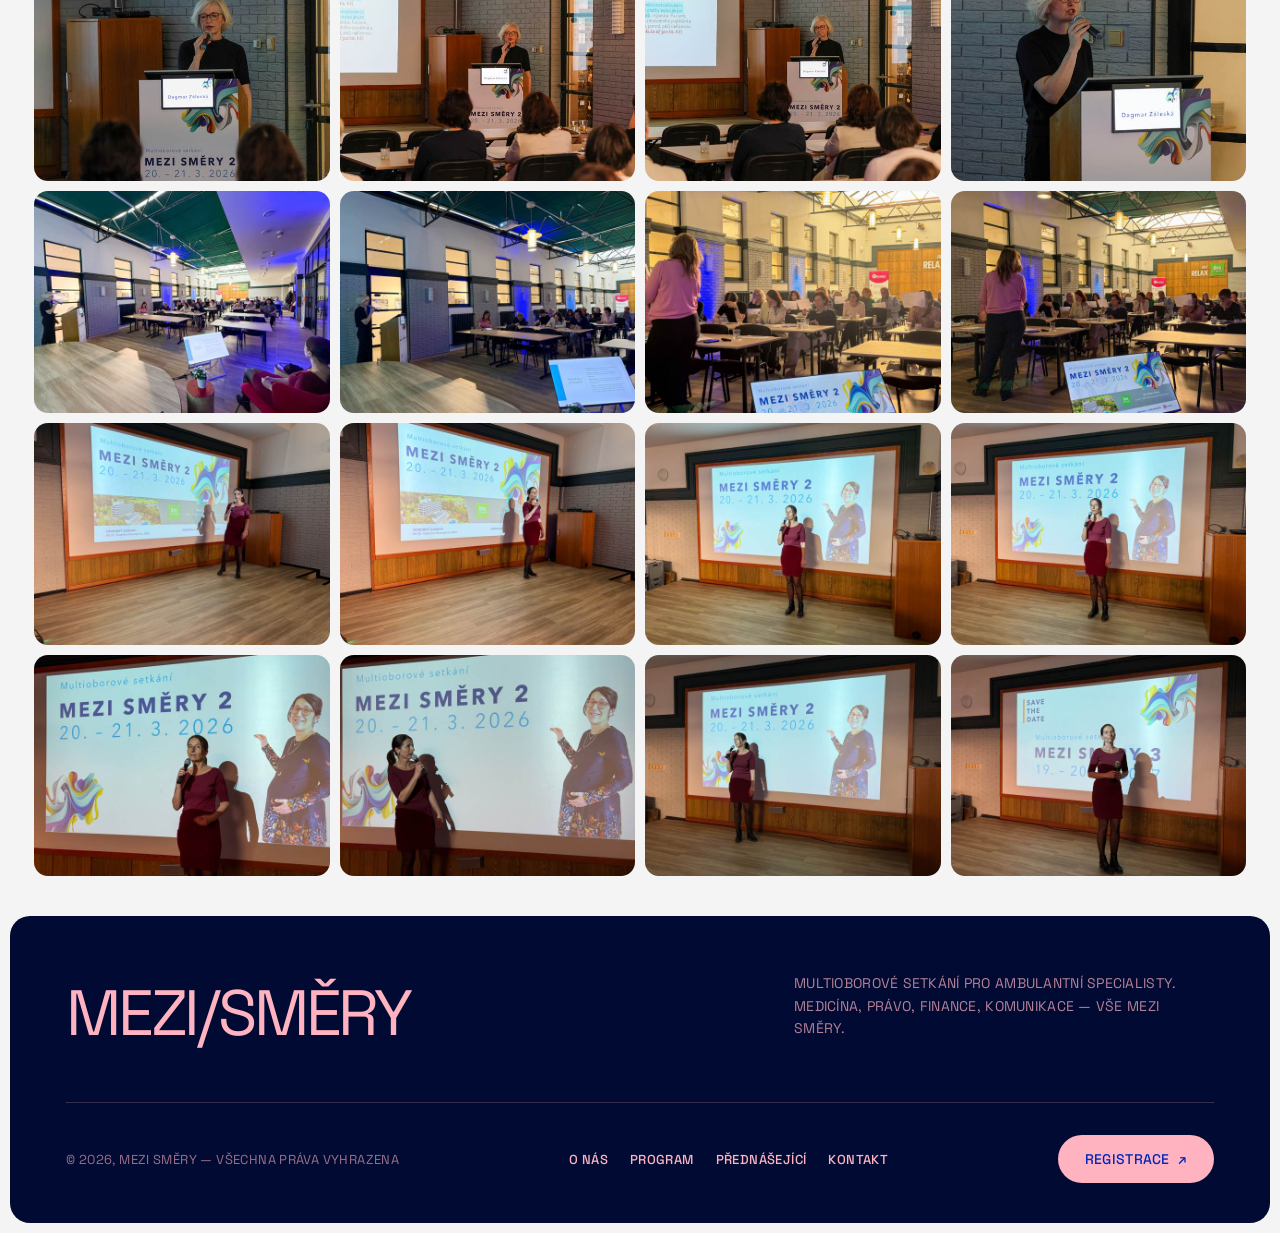
<file: galerie-2026.html>
<!DOCTYPE html>
<html lang="cs">
<head>
  <meta charset="UTF-8">
  <meta name="viewport" content="width=device-width, initial-scale=1.0">
  <title>MEZI/SMĚRY – Galerie 2026</title>
  <meta name="description" content="Fotogalerie Multioborového setkání MEZI SMĚRY 2 (20.–21. 3. 2026, IBIS STYLES RELAX).">
  <link rel="preconnect" href="https://fonts.googleapis.com">
  <link rel="preconnect" href="https://fonts.gstatic.com" crossorigin>
  <link href="https://fonts.googleapis.com/css2?family=Space+Grotesk:wght@400;500&display=swap" rel="stylesheet">
  <link rel="stylesheet" href="css/style.css?v=8">
  <link rel="icon" href="data:image/svg+xml,%3Csvg xmlns='http://www.w3.org/2000/svg' viewBox='0 0 32 32'%3E%3Crect width='32' height='32' rx='6' fill='%230027BA'/%3E%3Ctext x='16' y='22' font-family='sans-serif' font-size='14' fill='%23FFB3C1' text-anchor='middle'%3EM/S%3C/text%3E%3C/svg%3E">
</head>
<body>

<div class="page">

  <section class="hero-card hero-gallery">
    <header class="site-header">
      <a class="logo" href="index.html">MEZI/SMĚRY</a>
      <nav class="nav-pill">
        <a href="about.html">O NÁS</a>
        <a href="index.html#program">PROGRAM</a>
        <a href="index.html#prednasejici">PŘEDNÁŠEJÍCÍ</a>
        <a href="index.html#kontakt">KONTAKT</a>
      </nav>
      <a class="btn btn-blue" href="https://registrace.mezismery.cz/">REGISTRACE <span class="arr">↗</span></a>
    </header>
    <div class="hero-inner">
      <p class="hero-tag reveal-load" style="--d:.1s">[ GALERIE / 20.–21. 3. 2026 / IBIS STYLES RELAX ]</p>
      <h1 class="hero-title hero-title-sm">
        <span class="line reveal-load" style="--d:.2s">ROČNÍK</span>
        <span class="line reveal-load" style="--d:.32s">2026</span>
      </h1>
    </div>
  </section>

  <section class="section gallery-section">
    <div class="section-head">
      <div>
        <p class="section-tag reveal">[ MOMENTY ]</p>
        <h2 class="reveal">MEZI SMĚRY 2<br>V OBRAZECH</h2>
      </div>
      <a class="btn btn-outline section-cta reveal" href="galerie-2025.html">ROČNÍK 2025 <span class="arr">↗</span></a>
    </div>

    <div class="gallery-grid">
      <a class="g-item" href="img/gallery/2026/ms2026-001.jpg"><img src="img/gallery/2026/thumb/ms2026-001.jpg" alt="MEZI SMĚRY 2026 — fotografie 1" loading="lazy"></a>
      <a class="g-item" href="img/gallery/2026/ms2026-002.jpg"><img src="img/gallery/2026/thumb/ms2026-002.jpg" alt="MEZI SMĚRY 2026 — fotografie 2" loading="lazy"></a>
      <a class="g-item" href="img/gallery/2026/ms2026-003.jpg"><img src="img/gallery/2026/thumb/ms2026-003.jpg" alt="MEZI SMĚRY 2026 — fotografie 3" loading="lazy"></a>
      <a class="g-item" href="img/gallery/2026/ms2026-004.jpg"><img src="img/gallery/2026/thumb/ms2026-004.jpg" alt="MEZI SMĚRY 2026 — fotografie 4" loading="lazy"></a>
      <a class="g-item" href="img/gallery/2026/ms2026-005.jpg"><img src="img/gallery/2026/thumb/ms2026-005.jpg" alt="MEZI SMĚRY 2026 — fotografie 5" loading="lazy"></a>
      <a class="g-item" href="img/gallery/2026/ms2026-006.jpg"><img src="img/gallery/2026/thumb/ms2026-006.jpg" alt="MEZI SMĚRY 2026 — fotografie 6" loading="lazy"></a>
      <a class="g-item" href="img/gallery/2026/ms2026-007.jpg"><img src="img/gallery/2026/thumb/ms2026-007.jpg" alt="MEZI SMĚRY 2026 — fotografie 7" loading="lazy"></a>
      <a class="g-item" href="img/gallery/2026/ms2026-008.jpg"><img src="img/gallery/2026/thumb/ms2026-008.jpg" alt="MEZI SMĚRY 2026 — fotografie 8" loading="lazy"></a>
      <a class="g-item" href="img/gallery/2026/ms2026-009.jpg"><img src="img/gallery/2026/thumb/ms2026-009.jpg" alt="MEZI SMĚRY 2026 — fotografie 9" loading="lazy"></a>
      <a class="g-item" href="img/gallery/2026/ms2026-010.jpg"><img src="img/gallery/2026/thumb/ms2026-010.jpg" alt="MEZI SMĚRY 2026 — fotografie 10" loading="lazy"></a>
      <a class="g-item" href="img/gallery/2026/ms2026-011.jpg"><img src="img/gallery/2026/thumb/ms2026-011.jpg" alt="MEZI SMĚRY 2026 — fotografie 11" loading="lazy"></a>
      <a class="g-item" href="img/gallery/2026/ms2026-012.jpg"><img src="img/gallery/2026/thumb/ms2026-012.jpg" alt="MEZI SMĚRY 2026 — fotografie 12" loading="lazy"></a>
      <a class="g-item" href="img/gallery/2026/ms2026-013.jpg"><img src="img/gallery/2026/thumb/ms2026-013.jpg" alt="MEZI SMĚRY 2026 — fotografie 13" loading="lazy"></a>
      <a class="g-item" href="img/gallery/2026/ms2026-014.jpg"><img src="img/gallery/2026/thumb/ms2026-014.jpg" alt="MEZI SMĚRY 2026 — fotografie 14" loading="lazy"></a>
      <a class="g-item" href="img/gallery/2026/ms2026-015.jpg"><img src="img/gallery/2026/thumb/ms2026-015.jpg" alt="MEZI SMĚRY 2026 — fotografie 15" loading="lazy"></a>
      <a class="g-item" href="img/gallery/2026/ms2026-016.jpg"><img src="img/gallery/2026/thumb/ms2026-016.jpg" alt="MEZI SMĚRY 2026 — fotografie 16" loading="lazy"></a>
      <a class="g-item" href="img/gallery/2026/ms2026-017.jpg"><img src="img/gallery/2026/thumb/ms2026-017.jpg" alt="MEZI SMĚRY 2026 — fotografie 17" loading="lazy"></a>
      <a class="g-item" href="img/gallery/2026/ms2026-018.jpg"><img src="img/gallery/2026/thumb/ms2026-018.jpg" alt="MEZI SMĚRY 2026 — fotografie 18" loading="lazy"></a>
      <a class="g-item" href="img/gallery/2026/ms2026-019.jpg"><img src="img/gallery/2026/thumb/ms2026-019.jpg" alt="MEZI SMĚRY 2026 — fotografie 19" loading="lazy"></a>
      <a class="g-item" href="img/gallery/2026/ms2026-020.jpg"><img src="img/gallery/2026/thumb/ms2026-020.jpg" alt="MEZI SMĚRY 2026 — fotografie 20" loading="lazy"></a>
      <a class="g-item" href="img/gallery/2026/ms2026-021.jpg"><img src="img/gallery/2026/thumb/ms2026-021.jpg" alt="MEZI SMĚRY 2026 — fotografie 21" loading="lazy"></a>
      <a class="g-item" href="img/gallery/2026/ms2026-022.jpg"><img src="img/gallery/2026/thumb/ms2026-022.jpg" alt="MEZI SMĚRY 2026 — fotografie 22" loading="lazy"></a>
      <a class="g-item" href="img/gallery/2026/ms2026-023.jpg"><img src="img/gallery/2026/thumb/ms2026-023.jpg" alt="MEZI SMĚRY 2026 — fotografie 23" loading="lazy"></a>
      <a class="g-item" href="img/gallery/2026/ms2026-024.jpg"><img src="img/gallery/2026/thumb/ms2026-024.jpg" alt="MEZI SMĚRY 2026 — fotografie 24" loading="lazy"></a>
      <a class="g-item" href="img/gallery/2026/ms2026-025.jpg"><img src="img/gallery/2026/thumb/ms2026-025.jpg" alt="MEZI SMĚRY 2026 — fotografie 25" loading="lazy"></a>
      <a class="g-item" href="img/gallery/2026/ms2026-026.jpg"><img src="img/gallery/2026/thumb/ms2026-026.jpg" alt="MEZI SMĚRY 2026 — fotografie 26" loading="lazy"></a>
      <a class="g-item" href="img/gallery/2026/ms2026-027.jpg"><img src="img/gallery/2026/thumb/ms2026-027.jpg" alt="MEZI SMĚRY 2026 — fotografie 27" loading="lazy"></a>
      <a class="g-item" href="img/gallery/2026/ms2026-028.jpg"><img src="img/gallery/2026/thumb/ms2026-028.jpg" alt="MEZI SMĚRY 2026 — fotografie 28" loading="lazy"></a>
      <a class="g-item" href="img/gallery/2026/ms2026-029.jpg"><img src="img/gallery/2026/thumb/ms2026-029.jpg" alt="MEZI SMĚRY 2026 — fotografie 29" loading="lazy"></a>
      <a class="g-item" href="img/gallery/2026/ms2026-030.jpg"><img src="img/gallery/2026/thumb/ms2026-030.jpg" alt="MEZI SMĚRY 2026 — fotografie 30" loading="lazy"></a>
      <a class="g-item" href="img/gallery/2026/ms2026-031.jpg"><img src="img/gallery/2026/thumb/ms2026-031.jpg" alt="MEZI SMĚRY 2026 — fotografie 31" loading="lazy"></a>
      <a class="g-item" href="img/gallery/2026/ms2026-032.jpg"><img src="img/gallery/2026/thumb/ms2026-032.jpg" alt="MEZI SMĚRY 2026 — fotografie 32" loading="lazy"></a>
      <a class="g-item" href="img/gallery/2026/ms2026-033.jpg"><img src="img/gallery/2026/thumb/ms2026-033.jpg" alt="MEZI SMĚRY 2026 — fotografie 33" loading="lazy"></a>
      <a class="g-item" href="img/gallery/2026/ms2026-034.jpg"><img src="img/gallery/2026/thumb/ms2026-034.jpg" alt="MEZI SMĚRY 2026 — fotografie 34" loading="lazy"></a>
      <a class="g-item" href="img/gallery/2026/ms2026-035.jpg"><img src="img/gallery/2026/thumb/ms2026-035.jpg" alt="MEZI SMĚRY 2026 — fotografie 35" loading="lazy"></a>
      <a class="g-item" href="img/gallery/2026/ms2026-036.jpg"><img src="img/gallery/2026/thumb/ms2026-036.jpg" alt="MEZI SMĚRY 2026 — fotografie 36" loading="lazy"></a>
      <a class="g-item" href="img/gallery/2026/ms2026-037.jpg"><img src="img/gallery/2026/thumb/ms2026-037.jpg" alt="MEZI SMĚRY 2026 — fotografie 37" loading="lazy"></a>
      <a class="g-item" href="img/gallery/2026/ms2026-038.jpg"><img src="img/gallery/2026/thumb/ms2026-038.jpg" alt="MEZI SMĚRY 2026 — fotografie 38" loading="lazy"></a>
      <a class="g-item" href="img/gallery/2026/ms2026-039.jpg"><img src="img/gallery/2026/thumb/ms2026-039.jpg" alt="MEZI SMĚRY 2026 — fotografie 39" loading="lazy"></a>
      <a class="g-item" href="img/gallery/2026/ms2026-040.jpg"><img src="img/gallery/2026/thumb/ms2026-040.jpg" alt="MEZI SMĚRY 2026 — fotografie 40" loading="lazy"></a>
      <a class="g-item" href="img/gallery/2026/ms2026-041.jpg"><img src="img/gallery/2026/thumb/ms2026-041.jpg" alt="MEZI SMĚRY 2026 — fotografie 41" loading="lazy"></a>
      <a class="g-item" href="img/gallery/2026/ms2026-042.jpg"><img src="img/gallery/2026/thumb/ms2026-042.jpg" alt="MEZI SMĚRY 2026 — fotografie 42" loading="lazy"></a>
      <a class="g-item" href="img/gallery/2026/ms2026-043.jpg"><img src="img/gallery/2026/thumb/ms2026-043.jpg" alt="MEZI SMĚRY 2026 — fotografie 43" loading="lazy"></a>
      <a class="g-item" href="img/gallery/2026/ms2026-044.jpg"><img src="img/gallery/2026/thumb/ms2026-044.jpg" alt="MEZI SMĚRY 2026 — fotografie 44" loading="lazy"></a>
      <a class="g-item" href="img/gallery/2026/ms2026-045.jpg"><img src="img/gallery/2026/thumb/ms2026-045.jpg" alt="MEZI SMĚRY 2026 — fotografie 45" loading="lazy"></a>
      <a class="g-item" href="img/gallery/2026/ms2026-046.jpg"><img src="img/gallery/2026/thumb/ms2026-046.jpg" alt="MEZI SMĚRY 2026 — fotografie 46" loading="lazy"></a>
      <a class="g-item" href="img/gallery/2026/ms2026-047.jpg"><img src="img/gallery/2026/thumb/ms2026-047.jpg" alt="MEZI SMĚRY 2026 — fotografie 47" loading="lazy"></a>
      <a class="g-item" href="img/gallery/2026/ms2026-048.jpg"><img src="img/gallery/2026/thumb/ms2026-048.jpg" alt="MEZI SMĚRY 2026 — fotografie 48" loading="lazy"></a>
      <a class="g-item" href="img/gallery/2026/ms2026-049.jpg"><img src="img/gallery/2026/thumb/ms2026-049.jpg" alt="MEZI SMĚRY 2026 — fotografie 49" loading="lazy"></a>
      <a class="g-item" href="img/gallery/2026/ms2026-050.jpg"><img src="img/gallery/2026/thumb/ms2026-050.jpg" alt="MEZI SMĚRY 2026 — fotografie 50" loading="lazy"></a>
      <a class="g-item" href="img/gallery/2026/ms2026-051.jpg"><img src="img/gallery/2026/thumb/ms2026-051.jpg" alt="MEZI SMĚRY 2026 — fotografie 51" loading="lazy"></a>
      <a class="g-item" href="img/gallery/2026/ms2026-052.jpg"><img src="img/gallery/2026/thumb/ms2026-052.jpg" alt="MEZI SMĚRY 2026 — fotografie 52" loading="lazy"></a>
      <a class="g-item" href="img/gallery/2026/ms2026-053.jpg"><img src="img/gallery/2026/thumb/ms2026-053.jpg" alt="MEZI SMĚRY 2026 — fotografie 53" loading="lazy"></a>
      <a class="g-item" href="img/gallery/2026/ms2026-054.jpg"><img src="img/gallery/2026/thumb/ms2026-054.jpg" alt="MEZI SMĚRY 2026 — fotografie 54" loading="lazy"></a>
      <a class="g-item" href="img/gallery/2026/ms2026-055.jpg"><img src="img/gallery/2026/thumb/ms2026-055.jpg" alt="MEZI SMĚRY 2026 — fotografie 55" loading="lazy"></a>
      <a class="g-item" href="img/gallery/2026/ms2026-056.jpg"><img src="img/gallery/2026/thumb/ms2026-056.jpg" alt="MEZI SMĚRY 2026 — fotografie 56" loading="lazy"></a>
      <a class="g-item" href="img/gallery/2026/ms2026-057.jpg"><img src="img/gallery/2026/thumb/ms2026-057.jpg" alt="MEZI SMĚRY 2026 — fotografie 57" loading="lazy"></a>
      <a class="g-item" href="img/gallery/2026/ms2026-058.jpg"><img src="img/gallery/2026/thumb/ms2026-058.jpg" alt="MEZI SMĚRY 2026 — fotografie 58" loading="lazy"></a>
      <a class="g-item" href="img/gallery/2026/ms2026-059.jpg"><img src="img/gallery/2026/thumb/ms2026-059.jpg" alt="MEZI SMĚRY 2026 — fotografie 59" loading="lazy"></a>
      <a class="g-item" href="img/gallery/2026/ms2026-060.jpg"><img src="img/gallery/2026/thumb/ms2026-060.jpg" alt="MEZI SMĚRY 2026 — fotografie 60" loading="lazy"></a>
      <a class="g-item" href="img/gallery/2026/ms2026-061.jpg"><img src="img/gallery/2026/thumb/ms2026-061.jpg" alt="MEZI SMĚRY 2026 — fotografie 61" loading="lazy"></a>
      <a class="g-item" href="img/gallery/2026/ms2026-062.jpg"><img src="img/gallery/2026/thumb/ms2026-062.jpg" alt="MEZI SMĚRY 2026 — fotografie 62" loading="lazy"></a>
      <a class="g-item" href="img/gallery/2026/ms2026-063.jpg"><img src="img/gallery/2026/thumb/ms2026-063.jpg" alt="MEZI SMĚRY 2026 — fotografie 63" loading="lazy"></a>
      <a class="g-item" href="img/gallery/2026/ms2026-064.jpg"><img src="img/gallery/2026/thumb/ms2026-064.jpg" alt="MEZI SMĚRY 2026 — fotografie 64" loading="lazy"></a>
      <a class="g-item" href="img/gallery/2026/ms2026-065.jpg"><img src="img/gallery/2026/thumb/ms2026-065.jpg" alt="MEZI SMĚRY 2026 — fotografie 65" loading="lazy"></a>
      <a class="g-item" href="img/gallery/2026/ms2026-066.jpg"><img src="img/gallery/2026/thumb/ms2026-066.jpg" alt="MEZI SMĚRY 2026 — fotografie 66" loading="lazy"></a>
      <a class="g-item" href="img/gallery/2026/ms2026-067.jpg"><img src="img/gallery/2026/thumb/ms2026-067.jpg" alt="MEZI SMĚRY 2026 — fotografie 67" loading="lazy"></a>
      <a class="g-item" href="img/gallery/2026/ms2026-068.jpg"><img src="img/gallery/2026/thumb/ms2026-068.jpg" alt="MEZI SMĚRY 2026 — fotografie 68" loading="lazy"></a>
      <a class="g-item" href="img/gallery/2026/ms2026-069.jpg"><img src="img/gallery/2026/thumb/ms2026-069.jpg" alt="MEZI SMĚRY 2026 — fotografie 69" loading="lazy"></a>
      <a class="g-item" href="img/gallery/2026/ms2026-070.jpg"><img src="img/gallery/2026/thumb/ms2026-070.jpg" alt="MEZI SMĚRY 2026 — fotografie 70" loading="lazy"></a>
      <a class="g-item" href="img/gallery/2026/ms2026-071.jpg"><img src="img/gallery/2026/thumb/ms2026-071.jpg" alt="MEZI SMĚRY 2026 — fotografie 71" loading="lazy"></a>
      <a class="g-item" href="img/gallery/2026/ms2026-072.jpg"><img src="img/gallery/2026/thumb/ms2026-072.jpg" alt="MEZI SMĚRY 2026 — fotografie 72" loading="lazy"></a>
      <a class="g-item" href="img/gallery/2026/ms2026-073.jpg"><img src="img/gallery/2026/thumb/ms2026-073.jpg" alt="MEZI SMĚRY 2026 — fotografie 73" loading="lazy"></a>
      <a class="g-item" href="img/gallery/2026/ms2026-074.jpg"><img src="img/gallery/2026/thumb/ms2026-074.jpg" alt="MEZI SMĚRY 2026 — fotografie 74" loading="lazy"></a>
      <a class="g-item" href="img/gallery/2026/ms2026-075.jpg"><img src="img/gallery/2026/thumb/ms2026-075.jpg" alt="MEZI SMĚRY 2026 — fotografie 75" loading="lazy"></a>
      <a class="g-item" href="img/gallery/2026/ms2026-076.jpg"><img src="img/gallery/2026/thumb/ms2026-076.jpg" alt="MEZI SMĚRY 2026 — fotografie 76" loading="lazy"></a>
      <a class="g-item" href="img/gallery/2026/ms2026-077.jpg"><img src="img/gallery/2026/thumb/ms2026-077.jpg" alt="MEZI SMĚRY 2026 — fotografie 77" loading="lazy"></a>
      <a class="g-item" href="img/gallery/2026/ms2026-078.jpg"><img src="img/gallery/2026/thumb/ms2026-078.jpg" alt="MEZI SMĚRY 2026 — fotografie 78" loading="lazy"></a>
      <a class="g-item" href="img/gallery/2026/ms2026-079.jpg"><img src="img/gallery/2026/thumb/ms2026-079.jpg" alt="MEZI SMĚRY 2026 — fotografie 79" loading="lazy"></a>
      <a class="g-item" href="img/gallery/2026/ms2026-080.jpg"><img src="img/gallery/2026/thumb/ms2026-080.jpg" alt="MEZI SMĚRY 2026 — fotografie 80" loading="lazy"></a>
      <a class="g-item" href="img/gallery/2026/ms2026-081.jpg"><img src="img/gallery/2026/thumb/ms2026-081.jpg" alt="MEZI SMĚRY 2026 — fotografie 81" loading="lazy"></a>
      <a class="g-item" href="img/gallery/2026/ms2026-082.jpg"><img src="img/gallery/2026/thumb/ms2026-082.jpg" alt="MEZI SMĚRY 2026 — fotografie 82" loading="lazy"></a>
      <a class="g-item" href="img/gallery/2026/ms2026-083.jpg"><img src="img/gallery/2026/thumb/ms2026-083.jpg" alt="MEZI SMĚRY 2026 — fotografie 83" loading="lazy"></a>
      <a class="g-item" href="img/gallery/2026/ms2026-084.jpg"><img src="img/gallery/2026/thumb/ms2026-084.jpg" alt="MEZI SMĚRY 2026 — fotografie 84" loading="lazy"></a>
      <a class="g-item" href="img/gallery/2026/ms2026-085.jpg"><img src="img/gallery/2026/thumb/ms2026-085.jpg" alt="MEZI SMĚRY 2026 — fotografie 85" loading="lazy"></a>
      <a class="g-item" href="img/gallery/2026/ms2026-086.jpg"><img src="img/gallery/2026/thumb/ms2026-086.jpg" alt="MEZI SMĚRY 2026 — fotografie 86" loading="lazy"></a>
      <a class="g-item" href="img/gallery/2026/ms2026-087.jpg"><img src="img/gallery/2026/thumb/ms2026-087.jpg" alt="MEZI SMĚRY 2026 — fotografie 87" loading="lazy"></a>
      <a class="g-item" href="img/gallery/2026/ms2026-088.jpg"><img src="img/gallery/2026/thumb/ms2026-088.jpg" alt="MEZI SMĚRY 2026 — fotografie 88" loading="lazy"></a>
      <a class="g-item" href="img/gallery/2026/ms2026-089.jpg"><img src="img/gallery/2026/thumb/ms2026-089.jpg" alt="MEZI SMĚRY 2026 — fotografie 89" loading="lazy"></a>
      <a class="g-item" href="img/gallery/2026/ms2026-090.jpg"><img src="img/gallery/2026/thumb/ms2026-090.jpg" alt="MEZI SMĚRY 2026 — fotografie 90" loading="lazy"></a>
      <a class="g-item" href="img/gallery/2026/ms2026-091.jpg"><img src="img/gallery/2026/thumb/ms2026-091.jpg" alt="MEZI SMĚRY 2026 — fotografie 91" loading="lazy"></a>
      <a class="g-item" href="img/gallery/2026/ms2026-092.jpg"><img src="img/gallery/2026/thumb/ms2026-092.jpg" alt="MEZI SMĚRY 2026 — fotografie 92" loading="lazy"></a>
      <a class="g-item" href="img/gallery/2026/ms2026-093.jpg"><img src="img/gallery/2026/thumb/ms2026-093.jpg" alt="MEZI SMĚRY 2026 — fotografie 93" loading="lazy"></a>
      <a class="g-item" href="img/gallery/2026/ms2026-094.jpg"><img src="img/gallery/2026/thumb/ms2026-094.jpg" alt="MEZI SMĚRY 2026 — fotografie 94" loading="lazy"></a>
      <a class="g-item" href="img/gallery/2026/ms2026-095.jpg"><img src="img/gallery/2026/thumb/ms2026-095.jpg" alt="MEZI SMĚRY 2026 — fotografie 95" loading="lazy"></a>
      <a class="g-item" href="img/gallery/2026/ms2026-096.jpg"><img src="img/gallery/2026/thumb/ms2026-096.jpg" alt="MEZI SMĚRY 2026 — fotografie 96" loading="lazy"></a>
      <a class="g-item" href="img/gallery/2026/ms2026-097.jpg"><img src="img/gallery/2026/thumb/ms2026-097.jpg" alt="MEZI SMĚRY 2026 — fotografie 97" loading="lazy"></a>
      <a class="g-item" href="img/gallery/2026/ms2026-098.jpg"><img src="img/gallery/2026/thumb/ms2026-098.jpg" alt="MEZI SMĚRY 2026 — fotografie 98" loading="lazy"></a>
      <a class="g-item" href="img/gallery/2026/ms2026-099.jpg"><img src="img/gallery/2026/thumb/ms2026-099.jpg" alt="MEZI SMĚRY 2026 — fotografie 99" loading="lazy"></a>
      <a class="g-item" href="img/gallery/2026/ms2026-100.jpg"><img src="img/gallery/2026/thumb/ms2026-100.jpg" alt="MEZI SMĚRY 2026 — fotografie 100" loading="lazy"></a>
      <a class="g-item" href="img/gallery/2026/ms2026-101.jpg"><img src="img/gallery/2026/thumb/ms2026-101.jpg" alt="MEZI SMĚRY 2026 — fotografie 101" loading="lazy"></a>
      <a class="g-item" href="img/gallery/2026/ms2026-102.jpg"><img src="img/gallery/2026/thumb/ms2026-102.jpg" alt="MEZI SMĚRY 2026 — fotografie 102" loading="lazy"></a>
      <a class="g-item" href="img/gallery/2026/ms2026-103.jpg"><img src="img/gallery/2026/thumb/ms2026-103.jpg" alt="MEZI SMĚRY 2026 — fotografie 103" loading="lazy"></a>
      <a class="g-item" href="img/gallery/2026/ms2026-104.jpg"><img src="img/gallery/2026/thumb/ms2026-104.jpg" alt="MEZI SMĚRY 2026 — fotografie 104" loading="lazy"></a>
      <a class="g-item" href="img/gallery/2026/ms2026-105.jpg"><img src="img/gallery/2026/thumb/ms2026-105.jpg" alt="MEZI SMĚRY 2026 — fotografie 105" loading="lazy"></a>
      <a class="g-item" href="img/gallery/2026/ms2026-106.jpg"><img src="img/gallery/2026/thumb/ms2026-106.jpg" alt="MEZI SMĚRY 2026 — fotografie 106" loading="lazy"></a>
      <a class="g-item" href="img/gallery/2026/ms2026-107.jpg"><img src="img/gallery/2026/thumb/ms2026-107.jpg" alt="MEZI SMĚRY 2026 — fotografie 107" loading="lazy"></a>
      <a class="g-item" href="img/gallery/2026/ms2026-108.jpg"><img src="img/gallery/2026/thumb/ms2026-108.jpg" alt="MEZI SMĚRY 2026 — fotografie 108" loading="lazy"></a>
      <a class="g-item" href="img/gallery/2026/ms2026-109.jpg"><img src="img/gallery/2026/thumb/ms2026-109.jpg" alt="MEZI SMĚRY 2026 — fotografie 109" loading="lazy"></a>
      <a class="g-item" href="img/gallery/2026/ms2026-110.jpg"><img src="img/gallery/2026/thumb/ms2026-110.jpg" alt="MEZI SMĚRY 2026 — fotografie 110" loading="lazy"></a>
      <a class="g-item" href="img/gallery/2026/ms2026-111.jpg"><img src="img/gallery/2026/thumb/ms2026-111.jpg" alt="MEZI SMĚRY 2026 — fotografie 111" loading="lazy"></a>
      <a class="g-item" href="img/gallery/2026/ms2026-112.jpg"><img src="img/gallery/2026/thumb/ms2026-112.jpg" alt="MEZI SMĚRY 2026 — fotografie 112" loading="lazy"></a>
    </div>
  </section>

  <footer class="footer">
    <div class="footer-top">
      <span class="footer-logo">MEZI/SMĚRY</span>
      <p class="footer-claim">MULTIOBOROVÉ SETKÁNÍ PRO AMBULANTNÍ SPECIALISTY. MEDICÍNA, PRÁVO, FINANCE, KOMUNIKACE — VŠE MEZI SMĚRY.</p>
    </div>
    <div class="footer-bottom">
      <span>© 2026, MEZI SMĚRY — VŠECHNA PRÁVA VYHRAZENA</span>
      <nav class="footer-nav">
        <a href="about.html">O NÁS</a>
        <a href="index.html#program">PROGRAM</a>
        <a href="index.html#prednasejici">PŘEDNÁŠEJÍCÍ</a>
        <a href="index.html#kontakt">KONTAKT</a>
      </nav>
      <a class="btn btn-pink" href="https://registrace.mezismery.cz/">REGISTRACE <span class="arr">↗</span></a>
    </div>
  </footer>

</div>

<script src="js/main.js?v=8"></script>
</body>
</html>
</file>
<file: css/style.css>
/* ============================================================
   MEZI/SMĚRY 2 — design podle šablony itconf.framer.website
   Barvy: pozadí #F4F4F4 · růžová #FFB3C1 · modrá #0027BA
          tmavě modrá #002099 · navy #000A32
   Font: Space Grotesk (400/500), uppercase, letter-spacing -0.05em
   ============================================================ */

:root {
  --bg: #F4F4F4;
  --pink: #FFB3C1;
  --blue: #0027BA;
  --blue-dark: #002099;
  --blue-deep: #001670;
  --navy: #000A32;
  --white: #FFFFFF;
  --radius: 20px;
  --radius-sm: 14px;
  --gap: 10px;
  --tile-h: 190px;
  --pad: 32px;
  --font: "Space Grotesk", sans-serif;
}

* { margin: 0; padding: 0; box-sizing: border-box; }

html { scroll-behavior: smooth; }

body {
  font-family: var(--font);
  font-weight: 400;
  background: var(--bg);
  color: var(--blue);
  -webkit-font-smoothing: antialiased;
}

.page {
  max-width: 1720px;
  margin: 0 auto;
  padding: var(--gap);
}

/* ---------- Typografie ---------- */
h1, h2, h3, h4 {
  font-weight: 400;
  text-transform: uppercase;
  letter-spacing: -0.05em;
  line-height: 0.92;
}

h2 {
  font-size: clamp(40px, 5vw, 72px);
  color: var(--blue);
}

h2.light { color: var(--pink); }

.arr { display: inline-block; transition: transform .3s ease; }

/* ---------- Tlačítka ---------- */
.btn {
  display: inline-flex;
  align-items: center;
  gap: 8px;
  font-family: var(--font);
  font-size: 14px;
  font-weight: 500;
  letter-spacing: 0.02em;
  text-transform: uppercase;
  text-decoration: none;
  border-radius: 999px;
  padding: 14px 26px;
  border: 1px solid transparent;
  cursor: pointer;
  transition: background .3s ease, color .3s ease, border-color .3s ease;
}
.btn:hover .arr { transform: translate(3px, -3px); }

.btn-blue { background: var(--blue); color: var(--pink); }
.btn-blue:hover { background: var(--blue-dark); }

.btn-pink { background: var(--pink); color: var(--blue); }
.btn-pink:hover { background: #ffc4cf; }

.btn-outline { border-color: var(--blue); color: var(--blue); background: transparent; }
.btn-outline:hover { background: var(--blue); color: var(--pink); }

.btn-outline-light { border-color: var(--pink); color: var(--pink); background: transparent; }
.btn-outline-light:hover { background: var(--pink); color: var(--blue); }

/* ============================================================
   DVOUSLOUPCOVÝ LAYOUT — levý obsah scrolluje, pravý je sticky
   ============================================================ */
.layout {
  display: grid;
  grid-template-columns: 1fr 400px;
  gap: var(--gap);
  align-items: start;
}

.col-main { min-width: 0; }

.col-side { align-self: stretch; }

.side-sticky {
  position: sticky;
  top: var(--gap);
  height: calc(100dvh - 2 * var(--gap));
  display: flex;
  flex-direction: column;
  gap: var(--gap);
}

/* výška hero + mezera + dlaždice = výška sticky sloupce,
   aby spodní hrany všech čtyř boxů lícovaly */
.hero-card {
  background: var(--pink);
  border-radius: var(--radius);
  padding: 24px 32px;
  display: flex;
  flex-direction: column;
  min-height: calc(100dvh - var(--tile-h) - 3 * var(--gap));
}

/* Header */
.site-header {
  display: flex;
  align-items: center;
  justify-content: space-between;
  gap: 16px;
}

.logo {
  font-size: 22px;
  font-weight: 500;
  letter-spacing: -0.03em;
  color: var(--blue);
  text-decoration: none;
  text-transform: uppercase;
}

.nav-pill {
  display: flex;
  gap: 4px;
  border: 1px solid var(--blue);
  border-radius: 999px;
  padding: 6px;
}

.nav-pill a {
  color: var(--blue);
  text-decoration: none;
  font-size: 13px;
  font-weight: 500;
  letter-spacing: 0.02em;
  padding: 8px 16px;
  border-radius: 999px;
  transition: background .25s ease, color .25s ease;
}
.nav-pill a:hover { background: var(--blue); color: var(--pink); }

/* Hero content */
.hero-inner {
  flex: 1;
  display: flex;
  flex-direction: column;
  align-items: center;
  justify-content: center;
  text-align: center;
  padding: 48px 0 32px;
}

.hero-tag {
  font-size: 15px;
  font-weight: 500;
  letter-spacing: 0.04em;
  margin-bottom: 28px;
}

.hero-title {
  font-size: clamp(52px, 8.2vw, 138px);
  line-height: 0.88;
  letter-spacing: -0.05em;
  color: var(--blue);
  display: flex;
  flex-direction: column;
}

.hero-title .line { display: block; }

/* Načítací animace hero */
.reveal-load {
  opacity: 0;
  transform: translateY(40px);
  animation: rise .9s cubic-bezier(.2,.65,.25,1) forwards;
  animation-delay: var(--d, 0s);
}
@keyframes rise {
  to { opacity: 1; transform: translateY(0); }
}

/* ---------- Boční karty ---------- */
.side-card {
  border-radius: var(--radius);
  overflow: hidden;
  text-decoration: none;
}

/* Program v kostce – duotone „foto“ */
.side-agenda {
  position: relative;
  min-height: 250px;
  display: flex;
  align-items: flex-start;
}

.agenda-art {
  position: absolute; inset: 0;
  background:
    radial-gradient(circle at 75% 20%, rgba(255,179,193,.55) 0 18%, transparent 19%),
    radial-gradient(circle at 18% 80%, rgba(255,179,193,.3) 0 24%, transparent 25%),
    repeating-linear-gradient(115deg, #001C86 0 26px, #0027BA 26px 52px);
}

.agenda-overlay {
  position: absolute; inset: 0;
  background: linear-gradient(160deg, rgba(0,39,186,.25), rgba(0,10,50,.72));
}

.side-agenda-content {
  position: relative;
  padding: 24px;
  display: flex;
  flex-direction: column;
  gap: 20px;
}

.side-agenda-content h3 {
  color: var(--white);
  font-size: 34px;
}

/* Útržkový lístek: „Chcete být u toho?“ + REGISTRACE spojené perforací */
.ticket-unit {
  flex: 1;
  display: flex;
  flex-direction: column;
  min-height: 0;
  position: relative;
}

/* perforace — řada kulatých dírek na švu lístku */
.ticket-unit::after {
  content: "";
  position: absolute;
  left: 36px;
  right: 36px;
  bottom: calc(var(--tile-h) - 4.5px);
  height: 9px;
  background-image: radial-gradient(circle, var(--bg) 3.2px, transparent 3.9px);
  background-size: 13px 9px;
  background-position: center;
  background-repeat: repeat-x;
  pointer-events: none;
}

/* Chcete být u toho */
.side-ready {
  background: var(--blue);
  padding: 0 0 26px;
  color: var(--pink);
  flex: 1;
  border-radius: var(--radius) var(--radius) 0 0;
}

.ready-art { border-radius: var(--radius-sm); overflow: hidden; margin: 16px; }
.ready-art svg { display: block; width: 100%; height: auto; }

.side-ready h3 {
  font-size: 34px;
  color: var(--pink);
  padding: 0 24px 12px;
}

.side-ready p {
  font-size: 14px;
  line-height: 1.5;
  color: rgba(255,179,193,.85);
  padding: 0 24px;
}

/* Ticket — odtrhávací část se stejnou výškou jako dlaždice vlevo */
.side-ticket {
  position: relative;
  background: var(--blue);
  height: var(--tile-h);
  flex: 0 0 var(--tile-h);
  display: flex;
  align-items: center;
  justify-content: center;
  padding: 0 24px;
  text-align: center;
  border-radius: 0 0 var(--radius) var(--radius);
}

/* velké půlkruhové zářezy po stranách perforace */
.side-ticket::before, .side-ticket::after {
  content: "";
  position: absolute;
  top: -16px;
  width: 32px; height: 32px;
  border-radius: 50%;
  background: var(--bg);
}
.side-ticket::before { left: -16px; }
.side-ticket::after { right: -16px; }

/* dlouhá tenká šipka podle návrhu */
.ticket-label {
  display: inline-flex;
  align-items: center;
  gap: 16px;
}

.ticket-arrow {
  width: 46px;
  height: auto;
  transition: transform .3s ease;
}
.side-ticket:hover .ticket-arrow { transform: translate(4px, -4px); }

.ticket-label {
  font-size: clamp(26px, 2.4vw, 38px);
  text-transform: uppercase;
  letter-spacing: -0.04em;
  color: var(--pink);
  font-weight: 500;
  transition: letter-spacing .3s ease;
}
.side-ticket:hover .ticket-label { letter-spacing: 0; }

/* ============================================================
   STRÁNKA O NÁS
   ============================================================ */
.nav-pill a.active { background: var(--blue); color: var(--pink); }

.hero-about { min-height: calc(72dvh); }

.hero-title-sm { font-size: clamp(48px, 7.4vw, 124px); }

/* velká foto karta pod hero */
.photo-card {
  margin-top: var(--gap);
  border-radius: var(--radius);
  overflow: hidden;
}

/* placeholder pro dodané fotky — stačí nahradit <img src="…"> */
.ph {
  display: flex;
  flex-direction: column;
  align-items: center;
  justify-content: center;
  gap: 12px;
  width: 100%;
  background:
    repeating-linear-gradient(115deg, rgba(0,39,186,.04) 0 20px, rgba(0,39,186,.09) 20px 40px),
    #E9ECF5;
  border: 1.5px dashed rgba(0,39,186,.35);
  border-radius: var(--radius-sm);
  color: rgba(0,39,186,.55);
  font-size: 12px;
  font-weight: 500;
  letter-spacing: 0.05em;
  text-transform: uppercase;
  text-align: center;
  padding: 18px;
}
.ph svg { width: 28px; height: 28px; }

.ph-hero { aspect-ratio: 16 / 7; border-radius: var(--radius); border: 0; }
.ph-square { aspect-ratio: 4 / 3; }
.ph-portrait { aspect-ratio: 3 / 4; }
.ph-strip { aspect-ratio: 4 / 3; }

/* modrá intro karta s hvězdou */
.about-intro {
  margin-top: var(--gap);
  background: var(--blue);
  border-radius: var(--radius);
  padding: 52px 48px;
  display: grid;
  grid-template-columns: 90px 1fr;
  gap: 36px;
  align-items: start;
}

.spark { color: var(--pink); }
.spark svg { width: 64px; height: 64px; }

.about-intro-body h3 {
  font-size: clamp(22px, 2.3vw, 34px);
  color: var(--pink);
  letter-spacing: -0.03em;
  line-height: 1.05;
  margin-bottom: 34px;
}

.intro-list {
  list-style: none;
  margin-bottom: 34px;
}

.intro-list li {
  padding: 18px 4px;
  border-top: 1px solid rgba(255,179,193,.3);
  font-size: clamp(18px, 1.6vw, 24px);
  text-transform: uppercase;
  letter-spacing: -0.02em;
  color: var(--pink);
}
.intro-list li:last-child { border-bottom: 1px solid rgba(255,179,193,.3); }

/* řádky 01/02/03 s místem pro fotku */
.about-row.with-photo {
  grid-template-columns: 140px 1fr 300px;
  align-items: center;
}
.about-row.with-photo .ph { max-width: 300px; }

/* citát garantky */
.quote-card {
  background: var(--pink);
  border-radius: var(--radius);
  padding: 48px;
  display: grid;
  grid-template-columns: 280px 1fr;
  gap: 48px;
  align-items: center;
}

.quote-card .ph {
  background:
    repeating-linear-gradient(115deg, rgba(0,39,186,.06) 0 20px, rgba(0,39,186,.12) 20px 40px),
    rgba(255,255,255,.45);
}

.quote-photo {
  width: 100%;
  aspect-ratio: 3 / 4;
  object-fit: cover;
  border-radius: var(--radius-sm);
  display: block;
}

.quote-text {
  font-size: clamp(22px, 2.3vw, 34px);
  line-height: 1.15;
  letter-spacing: -0.02em;
  color: var(--blue);
  margin-bottom: 30px;
}

.quote-card cite {
  font-style: normal;
  display: flex;
  flex-direction: column;
  gap: 6px;
}

.quote-name {
  font-size: 18px;
  text-transform: uppercase;
  letter-spacing: -0.02em;
  color: var(--blue);
}

.quote-role {
  font-size: 13px;
  font-weight: 500;
  letter-spacing: 0.04em;
  text-transform: uppercase;
  color: rgba(0,39,186,.55);
}

/* pás tří fotek */
.photo-strip {
  margin-top: 110px;
  display: grid;
  grid-template-columns: repeat(3, 1fr);
  gap: var(--gap);
}

/* ============================================================
   GALERIE
   ============================================================ */
.hero-gallery { min-height: 52dvh; }

.gallery-section { padding-top: 70px; }

.gallery-grid {
  display: grid;
  grid-template-columns: repeat(4, 1fr);
  gap: var(--gap);
}

.g-item {
  display: block;
  aspect-ratio: 4 / 3;
  border-radius: var(--radius-sm);
  overflow: hidden;
  background: #E9ECF5;
}

.g-item img {
  width: 100%;
  height: 100%;
  object-fit: cover;
  display: block;
  transition: transform .4s ease;
}
.g-item:hover img { transform: scale(1.04); }

/* lightbox */
.lightbox {
  position: fixed;
  inset: 0;
  z-index: 100;
  background: rgba(0,10,50,.94);
  display: flex;
  align-items: center;
  justify-content: center;
  opacity: 0;
  pointer-events: none;
  transition: opacity .25s ease;
}
.lightbox.open { opacity: 1; pointer-events: auto; }

.lightbox img {
  max-width: calc(100vw - 140px);
  max-height: calc(100dvh - 80px);
  border-radius: var(--radius-sm);
}

.lb-btn {
  position: absolute;
  display: flex;
  align-items: center;
  justify-content: center;
  width: 52px; height: 52px;
  border-radius: 50%;
  border: 1px solid rgba(255,179,193,.5);
  background: transparent;
  color: var(--pink);
  font-family: var(--font);
  font-size: 22px;
  cursor: pointer;
  transition: background .25s ease, color .25s ease;
}
.lb-btn:hover { background: var(--pink); color: var(--blue); }
.lb-close { top: 20px; right: 20px; }
.lb-prev { left: 20px; top: 50%; transform: translateY(-50%); }
.lb-next { right: 20px; top: 50%; transform: translateY(-50%); }

/* foto pozadí bočních karet */
.side-agenda .agenda-photo,
.ready-photo {
  position: absolute; inset: 0;
}
.side-agenda .agenda-photo img,
.ready-photo img {
  width: 100%; height: 100%;
  object-fit: cover; display: block;
}

.side-ready .ready-wrap {
  position: relative;
  border-radius: var(--radius-sm);
  overflow: hidden;
  margin: 16px;
  aspect-ratio: 16 / 9;
}
.ready-wrap img { width: 100%; height: 100%; object-fit: cover; display: block; }

/* momenty na homepage */
.moments-strip {
  display: grid;
  grid-template-columns: repeat(3, 1fr);
  gap: var(--gap);
}

.moments-strip .g-item { aspect-ratio: 4 / 3; }

#archiv .past-list { margin-top: 36px; }

/* fotky na stránce O nás */
.photo-hero {
  width: 100%;
  display: block;
  aspect-ratio: 16 / 7;
  object-fit: cover;
}

.row-photo {
  width: 100%;
  max-width: 300px;
  aspect-ratio: 4 / 3;
  object-fit: cover;
  border-radius: var(--radius-sm);
  display: block;
}

/* ============================================================
   INFO DLAŽDICE
   ============================================================ */
.info-tiles {
  display: grid;
  grid-template-columns: repeat(3, 1fr);
  grid-auto-rows: var(--tile-h);
  gap: var(--gap);
  margin-top: var(--gap);
}

.tile {
  background: var(--blue);
  border-radius: var(--radius);
  padding: 24px 28px 26px;
  display: flex;
  flex-direction: column;
  gap: 12px;
  overflow: hidden;
}

.tile-value { margin-top: auto; }

.tile-label {
  color: rgba(255,179,193,.65);
  font-size: 14px;
  font-weight: 500;
  text-transform: uppercase;
  letter-spacing: 0.03em;
}

.tile-value {
  color: var(--pink);
  font-size: clamp(22px, 2vw, 32px);
  line-height: 1.02;
  text-transform: uppercase;
  letter-spacing: -0.04em;
}

/* ============================================================
   SEKCE — společné
   ============================================================ */
.section { padding: 110px 24px 30px; }
.section-slim { padding: 110px 24px 10px; }

.section-head {
  display: flex;
  justify-content: space-between;
  align-items: flex-end;
  gap: 40px;
  margin-bottom: 56px;
  flex-wrap: wrap;
}

.section-tag {
  font-size: 15px;
  font-weight: 500;
  letter-spacing: 0.04em;
  margin-bottom: 20px;
  color: var(--blue);
  text-transform: uppercase;
}
.section-tag.light { color: rgba(255,179,193,.7); }

.section-desc {
  max-width: 380px;
  font-size: 15px;
  line-height: 1.55;
  color: rgba(0,39,186,.75);
  padding-bottom: 8px;
}

.section-cta { align-self: flex-end; margin-bottom: 8px; }

/* Scroll-reveal animace */
.reveal {
  opacity: 0;
  transform: translateY(36px);
  transition: opacity .8s cubic-bezier(.2,.65,.25,1), transform .8s cubic-bezier(.2,.65,.25,1);
  transition-delay: var(--d, 0s);
}
.reveal.in { opacity: 1; transform: translateY(0); }

/* ============================================================
   PŘEDNÁŠEJÍCÍ
   ============================================================ */
.speakers-grid {
  display: grid;
  grid-template-columns: repeat(3, 1fr);
  gap: var(--gap);
}

.speaker {
  background: var(--white);
  border-radius: var(--radius);
  overflow: hidden;
  padding-bottom: 22px;
}

.speaker-photo {
  position: relative;
  aspect-ratio: 4 / 3.4;
  margin: 10px;
  border-radius: var(--radius-sm);
  background:
    radial-gradient(circle at 50% 118%, #0033E6 0 34%, transparent 35%),
    radial-gradient(circle at 50% 34%, #0033E6 0 17%, transparent 18%),
    linear-gradient(165deg, #001670, #0027BA 65%, #00113F);
  overflow: hidden;
}

/* iniciály jako „ilustrační foto“ */
.speaker-photo::after {
  content: attr(data-initials);
  position: absolute;
  right: 14px;
  bottom: 8px;
  font-size: 54px;
  letter-spacing: -0.05em;
  color: rgba(255,179,193,.9);
}

.speaker-photo::before {
  content: "";
  position: absolute; inset: 0;
  background: linear-gradient(0deg, rgba(255,179,193,.16), transparent 45%);
  opacity: 0;
  transition: opacity .35s ease;
}
.speaker:hover .speaker-photo::before { opacity: 1; }

.speaker h4 {
  font-size: 22px;
  letter-spacing: -0.03em;
  padding: 8px 20px 6px;
  color: var(--blue);
}

.speaker p {
  font-size: 13px;
  font-weight: 500;
  letter-spacing: 0.03em;
  color: rgba(0,39,186,.55);
  padding: 0 20px;
  text-transform: uppercase;
}

/* ============================================================
   O AKCI
   ============================================================ */
.about-list { border-top: 1px solid rgba(0,39,186,.25); }

.about-row {
  display: grid;
  grid-template-columns: 140px 1fr;
  gap: 32px;
  padding: 40px 8px;
  border-bottom: 1px solid rgba(0,39,186,.25);
}

.about-num {
  font-size: 44px;
  letter-spacing: -0.05em;
  color: var(--blue);
}

.about-body h3 {
  font-size: clamp(26px, 2.6vw, 38px);
  margin-bottom: 14px;
}

.about-body p {
  max-width: 640px;
  font-size: 15px;
  line-height: 1.6;
  color: rgba(0,39,186,.75);
}

/* ============================================================
   PARTNEŘI — modrá karta + logo dlaždice (podle šablony)
   ============================================================ */
.partners-block {
  margin-top: 110px;
  display: flex;
  flex-direction: column;
  gap: var(--gap);
}

.partners-card {
  background: var(--blue);
  border-radius: var(--radius);
  padding: 40px 44px 48px;
}

.partners-card .section-tag { margin-bottom: 28px; }

.partners-head {
  display: flex;
  justify-content: space-between;
  align-items: flex-end;
  gap: 40px;
  flex-wrap: wrap;
}

.partners-desc {
  max-width: 340px;
  font-size: 14px;
  line-height: 1.55;
  color: rgba(255,179,193,.8);
}

/* úrovně partnerství */
.partner-tier { display: flex; flex-direction: column; gap: 12px; }

.tier-label {
  font-size: 13px;
  font-weight: 500;
  letter-spacing: 0.1em;
  text-transform: uppercase;
  color: var(--blue);
  padding: 8px 4px 0;
}

.partner-logos {
  display: grid;
  grid-template-columns: repeat(4, 1fr);
  gap: var(--gap);
}

.partner-logos.tier-solo { grid-template-columns: 1fr; }

/* bílá jednobarevná loga na modrých dlaždicích */
.partner-tile {
  background: var(--blue);
  border-radius: var(--radius);
  padding: 34px 24px;
  display: flex;
  align-items: center;
  justify-content: center;
  color: var(--white);
  transition: background .3s ease;
}
.partner-tile:hover { background: var(--blue-dark); }

.partner-tile svg {
  width: 100%;
  max-width: 200px;
  height: auto;
}

/* oficiální loga — tmavá/barevná se filtrem převedou na bílou,
   .no-filter jsou už bílá (nebo mají vlastní barvy pro modrý podklad) */
.partner-logo {
  display: block;
  width: auto;
  max-width: min(100%, 180px);
  max-height: 60px;
  filter: brightness(0) invert(1);
}
.partner-logo.no-filter { filter: none; }
.partner-logo.logo-tall { max-height: 90px; }

.tile-gold { min-height: 210px; }
.tile-gold svg { max-width: 360px; }
.tile-gold .partner-logo { max-width: min(100%, 340px); max-height: 120px; }

.tile-silver { min-height: 160px; }
.tile-silver svg { max-width: 300px; }
.tile-silver .partner-logo { max-width: min(100%, 280px); max-height: 80px; }

/* ============================================================
   PROGRAM
   ============================================================ */
.day-switch {
  display: inline-flex;
  gap: 4px;
  border: 1px solid var(--blue);
  border-radius: 999px;
  padding: 6px;
  margin-bottom: 40px;
}

.day-btn {
  font-family: var(--font);
  font-size: 14px;
  font-weight: 500;
  letter-spacing: 0.02em;
  text-transform: uppercase;
  color: var(--blue);
  background: transparent;
  border: 0;
  border-radius: 999px;
  padding: 12px 26px;
  cursor: pointer;
  transition: background .25s ease, color .25s ease;
}
.day-btn:hover { background: rgba(0,39,186,.08); }
.day-btn.active { background: var(--blue); color: var(--pink); }

.agenda { display: none; border-top: 1px solid rgba(0,39,186,.25); }
.agenda.active { display: block; }

.agenda-row {
  display: grid;
  grid-template-columns: 220px 1fr;
  gap: 32px;
  padding: 26px 8px;
  border-bottom: 1px solid rgba(0,39,186,.25);
  transition: background .25s ease;
}
.agenda-row:hover { background: rgba(0,39,186,.05); }

.a-time {
  font-size: 15px;
  font-weight: 500;
  letter-spacing: 0.02em;
  color: rgba(0,39,186,.6);
  padding-top: 6px;
  white-space: nowrap;
}

.a-body h4 {
  font-size: clamp(20px, 2vw, 28px);
  letter-spacing: -0.03em;
  color: var(--blue);
}

.a-body p {
  margin-top: 8px;
  font-size: 14px;
  font-weight: 500;
  letter-spacing: 0.02em;
  text-transform: uppercase;
  color: rgba(0,39,186,.55);
}

.agenda-row.is-break { background: var(--pink); border-radius: var(--radius-sm); border-bottom-color: transparent; }
.agenda-row.is-break .a-body h4 { color: var(--blue); }
.agenda-row.is-break .a-time { color: rgba(0,39,186,.6); }

.agenda-note {
  margin-top: 32px;
  font-size: 14px;
  font-weight: 500;
  text-transform: uppercase;
  letter-spacing: 0.03em;
  color: rgba(0,39,186,.6);
}

/* ============================================================
   EVENT ESSENTIALS — růžová karta s HLAVNÍMI BODY a statistikami
   (věrně podle sekce OUR EVENT ESSENTIALS v šabloně)
   ============================================================ */
.essentials {
  margin-top: 110px;
  background: var(--pink);
  border-radius: var(--radius);
  padding: 40px 36px 36px;
  display: flex;
  flex-direction: column;
  gap: 26px;
}

.ess-top {
  display: flex;
  justify-content: space-between;
  align-items: flex-end;
  gap: 40px;
  flex-wrap: wrap;
  margin-bottom: 14px;
}

.ess-top .section-tag { margin-bottom: 22px; }

/* vnitřní karta s hlavními body — světlejší růžová */
.ess-features {
  background: rgba(255,255,255,.28);
  border-radius: var(--radius-sm);
  padding: 30px 32px 36px;
}

.ess-label {
  display: block;
  font-size: 22px;
  text-transform: uppercase;
  letter-spacing: -0.03em;
  color: var(--blue);
  margin-bottom: 34px;
}

.ess-feature-grid {
  display: grid;
  grid-template-columns: repeat(3, 1fr);
  gap: 40px;
}

.ess-icon {
  display: inline-flex;
  align-items: center;
  justify-content: center;
  width: 30px;
  height: 30px;
  border-radius: 8px;
  background: var(--blue);
  color: var(--pink);
  margin-bottom: 16px;
}
.ess-icon svg { width: 16px; height: 16px; }

.ess-feature h4 {
  font-size: 15px;
  font-weight: 500;
  letter-spacing: 0.02em;
  margin-bottom: 10px;
  color: var(--blue);
}

.ess-feature p {
  font-size: 13.5px;
  line-height: 1.55;
  color: rgba(0,39,186,.75);
}

/* statistiky — světlejší růžové karty s velkým číslem */
.ess-stats {
  display: grid;
  grid-template-columns: repeat(3, 1fr);
  gap: var(--gap);
}

.ess-stat {
  background: rgba(255,255,255,.28);
  border-radius: var(--radius-sm);
  padding: 28px 28px 30px;
  min-height: 260px;
  display: flex;
  flex-direction: column;
  justify-content: space-between;
}

.stat-num {
  font-size: clamp(48px, 4.6vw, 76px);
  line-height: .9;
  letter-spacing: -0.05em;
  color: var(--blue);
}

.stat-label {
  font-size: 14px;
  font-weight: 500;
  letter-spacing: 0.03em;
  text-transform: uppercase;
  color: var(--blue);
}

/* ============================================================
   VSTUPENKY / CENY
   ============================================================ */
.pricing {
  display: grid;
  grid-template-columns: repeat(2, 1fr);
  gap: var(--gap);
}

.price-card {
  position: relative;
  background: var(--blue);
  border-radius: var(--radius);
  padding: 40px 36px;
  display: flex;
  flex-direction: column;
  align-items: flex-start;
  gap: 18px;
  color: var(--pink);
  overflow: hidden;
}

.price-card-late { background: var(--pink); color: var(--blue); }

.price-tag {
  font-size: 14px;
  font-weight: 500;
  letter-spacing: 0.04em;
  border: 1px solid currentColor;
  border-radius: 999px;
  padding: 8px 18px;
  text-transform: uppercase;
}

.price-value {
  font-size: clamp(56px, 6vw, 92px);
  letter-spacing: -0.05em;
  line-height: .9;
  text-transform: uppercase;
}

.price-card p { font-size: 15px; opacity: .8; }

/* ============================================================
   FAQ
   ============================================================ */
.faq-list { border-top: 1px solid rgba(0,39,186,.25); }

.faq-item { border-bottom: 1px solid rgba(0,39,186,.25); }

.faq-item summary {
  list-style: none;
  display: flex;
  justify-content: space-between;
  align-items: center;
  gap: 24px;
  cursor: pointer;
  padding: 30px 8px;
  font-size: clamp(20px, 2.2vw, 30px);
  text-transform: uppercase;
  letter-spacing: -0.03em;
  color: var(--blue);
  transition: background .25s ease;
}
.faq-item summary::-webkit-details-marker { display: none; }
.faq-item summary:hover { background: rgba(0,39,186,.05); }

.faq-icon {
  font-size: 30px;
  line-height: 1;
  transition: transform .3s ease;
}
.faq-item[open] .faq-icon { transform: rotate(45deg); }

.faq-item p {
  padding: 0 8px 30px;
  max-width: 760px;
  font-size: 15px;
  line-height: 1.6;
  color: rgba(0,39,186,.75);
}

/* ============================================================
   ARCHIV
   ============================================================ */
.past-list { border-top: 1px solid rgba(0,39,186,.25); }

.past-row {
  display: flex;
  justify-content: space-between;
  align-items: center;
  gap: 24px;
  padding: 30px 8px;
  border-bottom: 1px solid rgba(0,39,186,.25);
  text-decoration: none;
  transition: background .25s ease;
}
.past-row:hover { background: rgba(0,39,186,.05); }

.past-title {
  font-size: clamp(26px, 3vw, 44px);
  text-transform: uppercase;
  letter-spacing: -0.04em;
  color: var(--blue);
}

/* ============================================================
   KONTAKT
   ============================================================ */
.contact-section { padding-bottom: 0; }

/* růžová karta s modrým formulářem — přesně podle šablony */
.contact-grid {
  background: var(--pink);
  border-radius: var(--radius);
  display: grid;
  grid-template-columns: 1fr 1fr;
  gap: 48px;
  padding: 56px;
}

.contact-info h2 { margin-bottom: 44px; }

.contact-links {
  display: flex;
  flex-wrap: wrap;
  align-items: flex-start;
  gap: 12px;
}

.contact-links .btn { font-size: clamp(16px, 1.4vw, 22px); padding: 18px 30px; }

.contact-note {
  margin-top: 36px;
  font-size: 14px;
  line-height: 1.6;
  text-transform: uppercase;
  letter-spacing: 0.03em;
  color: rgba(0,39,186,.6);
}

.contact-form {
  background: var(--blue);
  border-radius: var(--radius-sm);
  padding: 40px;
  display: flex;
  flex-direction: column;
  gap: 22px;
}

.contact-form h3 {
  font-size: clamp(24px, 2.2vw, 34px);
  color: var(--pink);
  margin-bottom: 10px;
}

.contact-form label {
  display: flex;
  flex-direction: column;
  gap: 10px;
  font-size: 12px;
  font-weight: 500;
  letter-spacing: 0.05em;
  text-transform: uppercase;
  color: rgba(255,179,193,.75);
}

.contact-form input,
.contact-form select,
.contact-form textarea {
  font-family: var(--font);
  font-size: 16px;
  color: var(--pink);
  background: transparent;
  border: 1px solid rgba(255,179,193,.35);
  border-radius: 10px;
  padding: 16px 18px;
  outline: none;
  transition: border-color .25s ease;
}

.contact-form input::placeholder,
.contact-form textarea::placeholder { color: rgba(255,179,193,.45); }

.contact-form input:focus,
.contact-form select:focus,
.contact-form textarea:focus { border-color: var(--pink); }

.contact-form select {
  appearance: none;
  -webkit-appearance: none;
  background-image: url("data:image/svg+xml,%3Csvg xmlns='http://www.w3.org/2000/svg' width='14' height='9' viewBox='0 0 14 9'%3E%3Cpath d='M1 1l6 6 6-6' fill='none' stroke='%23FFB3C1' stroke-width='2' stroke-linecap='round'/%3E%3C/svg%3E");
  background-repeat: no-repeat;
  background-position: right 18px center;
  padding-right: 44px;
}
.contact-form select option { color: var(--blue); background: var(--white); }
.contact-form select:invalid,
.contact-form select.is-empty { color: rgba(255,179,193,.45); }

.contact-form textarea { resize: vertical; min-height: 190px; }

.contact-form .btn-full {
  width: 100%;
  justify-content: center;
  margin-top: 10px;
  padding: 19px 26px;
  font-size: 15px;
}

/* ============================================================
   FOOTER
   ============================================================ */
.footer {
  margin-top: var(--gap);
  background: var(--navy);
  border-radius: var(--radius);
  padding: 56px 56px 40px;
  color: var(--pink);
}

.footer-top {
  display: flex;
  justify-content: space-between;
  align-items: flex-start;
  gap: 40px;
  padding-bottom: 48px;
  border-bottom: 1px solid rgba(255,179,193,.2);
  flex-wrap: wrap;
}

.footer-logo {
  font-size: clamp(40px, 5vw, 72px);
  text-transform: uppercase;
  letter-spacing: -0.05em;
}

.footer-claim {
  max-width: 420px;
  font-size: 14px;
  line-height: 1.6;
  letter-spacing: 0.02em;
  color: rgba(255,179,193,.7);
}

.footer-bottom {
  display: flex;
  justify-content: space-between;
  align-items: center;
  gap: 24px;
  padding-top: 32px;
  flex-wrap: wrap;
  font-size: 13px;
  letter-spacing: 0.03em;
  text-transform: uppercase;
  color: rgba(255,179,193,.6);
}

.footer-nav { display: flex; gap: 22px; }

.footer-nav a {
  color: var(--pink);
  text-decoration: none;
  font-size: 13px;
  font-weight: 500;
  transition: opacity .25s ease;
}
.footer-nav a:hover { opacity: .7; }

/* ============================================================
   RESPONSIVITA
   ============================================================ */
@media (max-width: 1100px) {
  .layout { grid-template-columns: 1fr; }
  .hero-card { min-height: auto; }
  .side-sticky {
    position: static;
    height: auto;
    flex-direction: row;
    flex-wrap: wrap;
    margin-top: var(--gap);
  }
  .side-agenda { flex: 1 1 300px; }
  .ticket-unit { flex: 1 1 300px; }
  .speakers-grid { grid-template-columns: repeat(2, 1fr); }
  .contact-grid { grid-template-columns: 1fr; padding: 36px; }
  .partner-logos { grid-template-columns: repeat(2, 1fr); }
  .about-row.with-photo { grid-template-columns: 100px 1fr; }
  .about-row.with-photo .ph, .about-row.with-photo .row-photo { grid-column: 2; max-width: 420px; }
  .gallery-grid { grid-template-columns: repeat(3, 1fr); }
  .quote-card { grid-template-columns: 1fr; }
  .quote-card .ph { max-width: 320px; }
}

@media (max-width: 760px) {
  .nav-pill { display: none; }
  .info-tiles, .pricing, .speakers-grid,
  .ess-feature-grid, .ess-stats, .partner-logos { grid-template-columns: 1fr; }
  .ess-stat { min-height: 180px; }
  .agenda-row { grid-template-columns: 1fr; gap: 8px; }
  .about-row { grid-template-columns: 1fr; gap: 12px; }
  .section { padding: 70px 12px 20px; }
  .section-slim { padding: 70px 12px 10px; }
  .partners-block, .essentials { margin-top: 70px; }
  .partners-card { padding: 28px 24px 32px; }
  .essentials { padding: 28px 20px 24px; }
  .hero-title { font-size: clamp(44px, 13vw, 90px); }
  .footer { padding: 36px 24px; }
  .contact-grid { padding: 24px; }
  .about-intro { grid-template-columns: 1fr; padding: 28px 24px; }
  .spark svg { width: 44px; height: 44px; }
  .about-row.with-photo { grid-template-columns: 1fr; }
  .about-row.with-photo .ph, .about-row.with-photo .row-photo { grid-column: 1; }
  .gallery-grid, .moments-strip { grid-template-columns: repeat(2, 1fr); }
  .lightbox img { max-width: calc(100vw - 24px); }
  .lb-prev { left: 8px; } .lb-next { right: 8px; }
  .quote-card { padding: 24px; }
  .photo-strip { margin-top: 70px; grid-template-columns: 1fr; }
}
</file>
